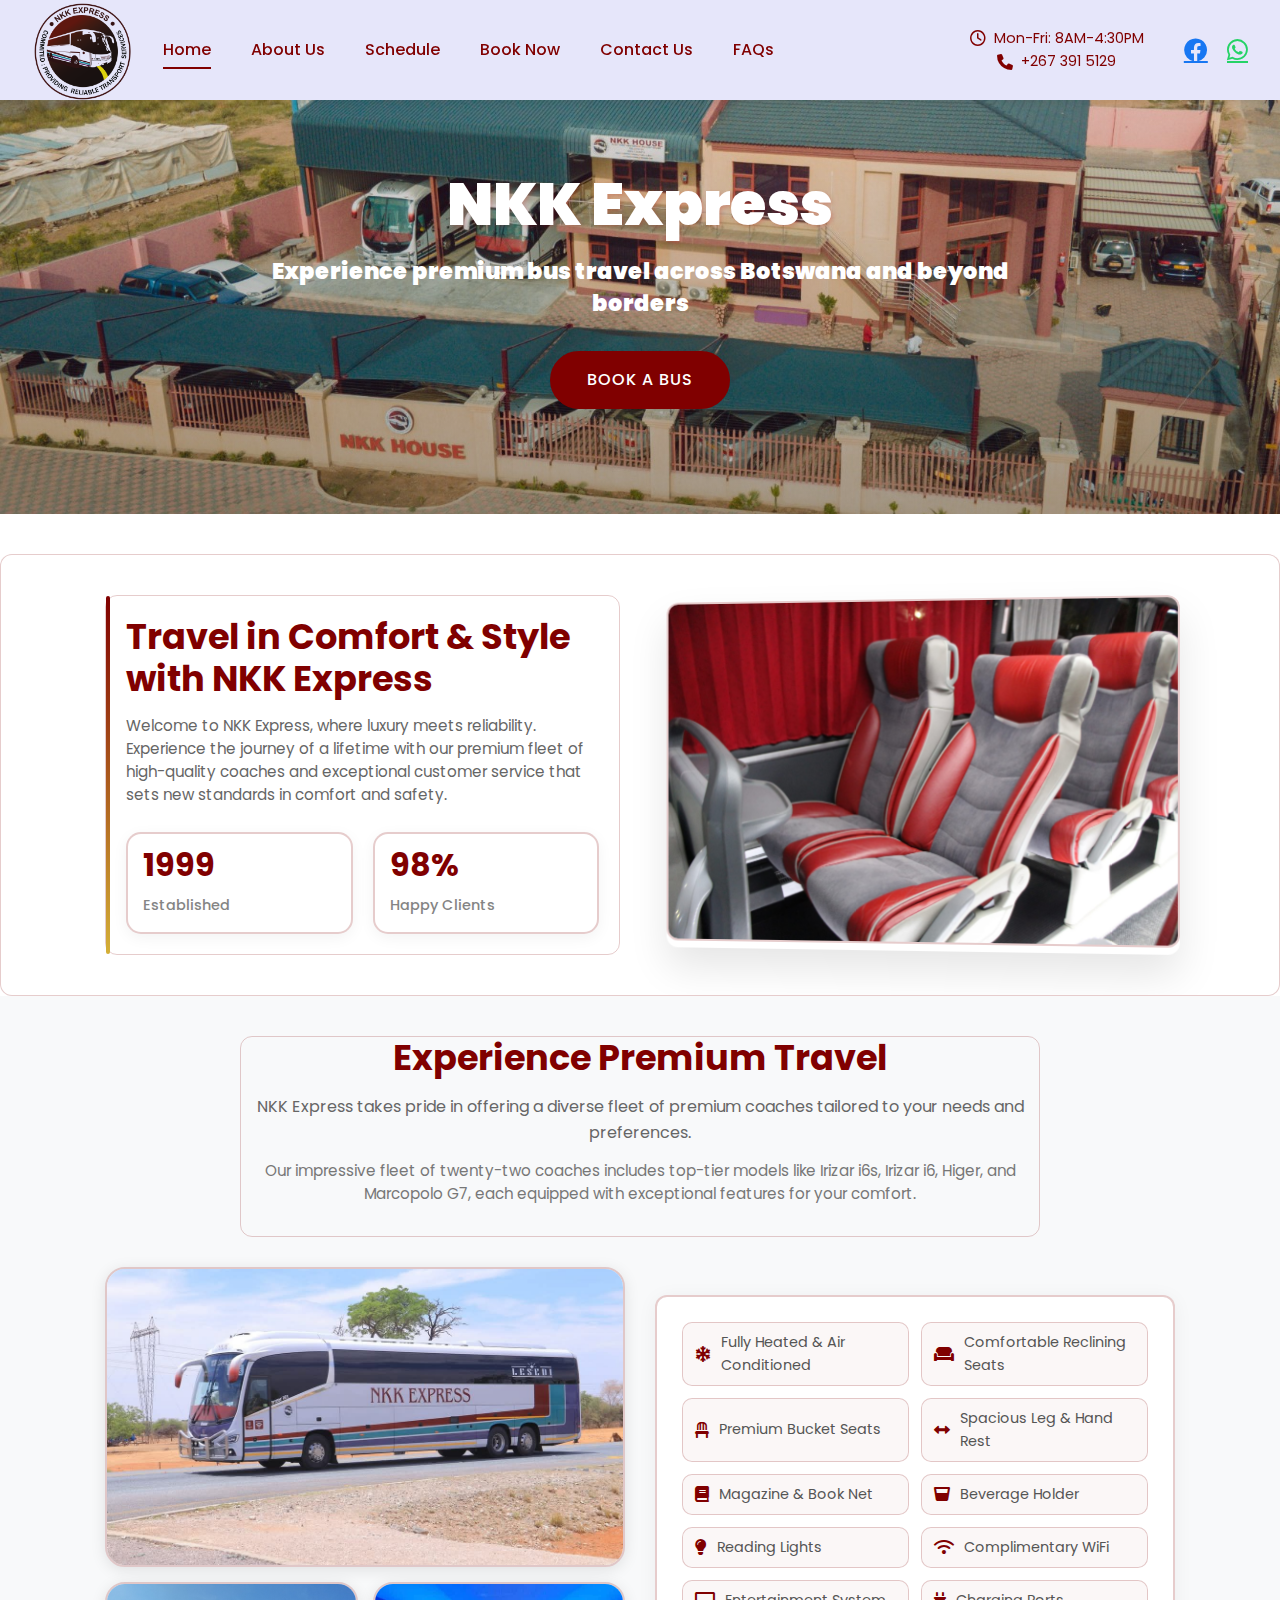
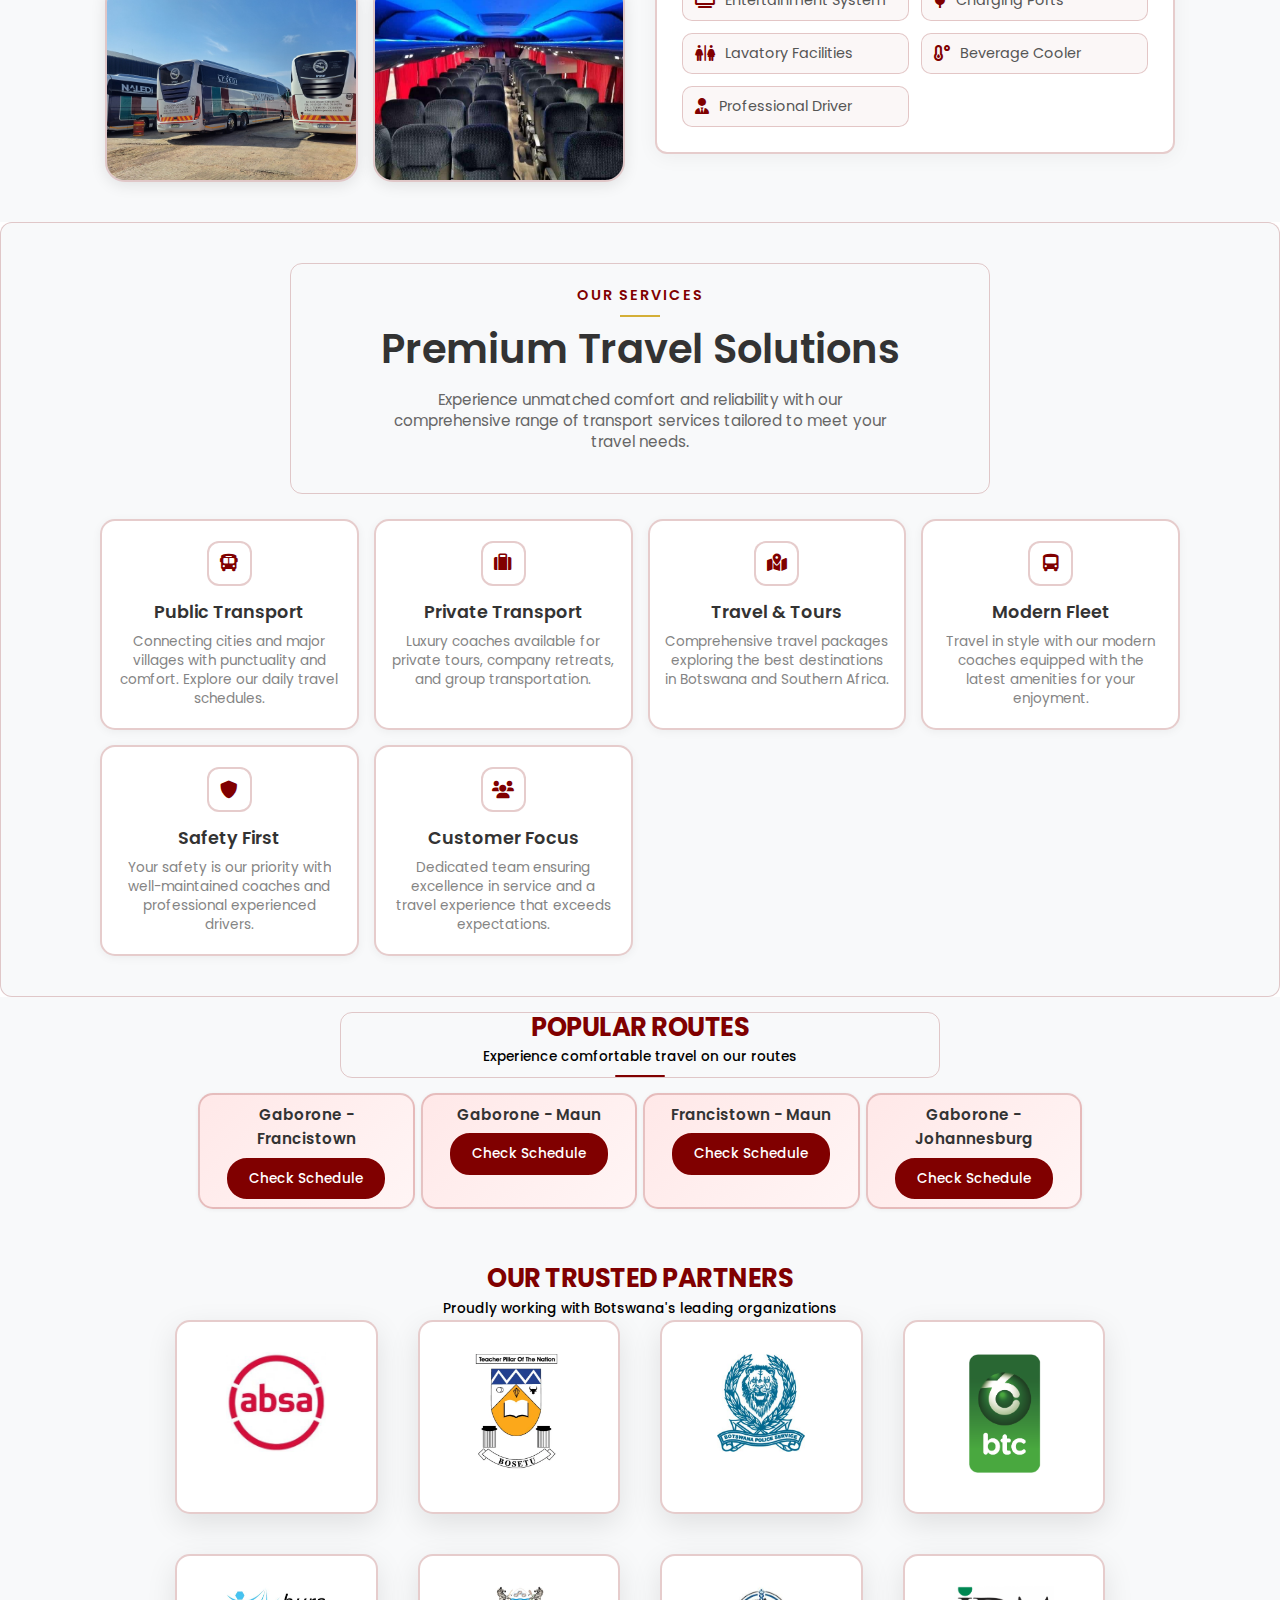
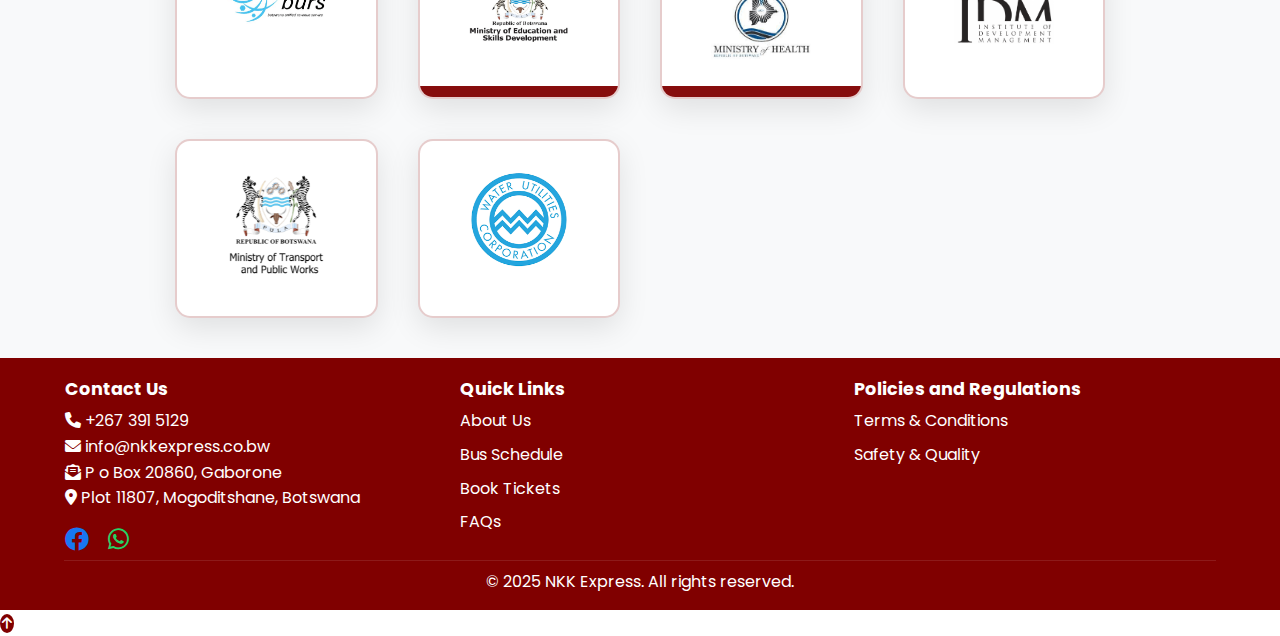
<file: index.html>
<!DOCTYPE html>
<html lang="en">
<head>
    <meta charset="UTF-8">
    <meta name="viewport" content="width=device-width, initial-scale=1.0">
    <title>NKK Express</title>
    <link rel="stylesheet" href="styles.css">
    <link rel="stylesheet" href="https://cdnjs.cloudflare.com/ajax/libs/font-awesome/6.0.0/css/all.min.css">
    <link href="https://fonts.googleapis.com/css2?family=Poppins:wght@300;400;500;600;700&display=swap" rel="stylesheet">
    <style>
        :root {
            --primary-color: #800000;
            --primary-light: rgba(128, 0, 0, 0.1);
            --primary-dark: #4a0000;
            --accent-color: #D4AF37;
            --text-color: #333;
            --light-bg: #f8f9fa;
            --border-radius: 12px;
            --transition: all 0.3s ease;
            --box-shadow: 0 10px 30px rgba(0, 0, 0, 0.1);
            --border-color: rgba(128, 0, 0, 0.2);
        }

        /* Hero Section Enhancements */
        .hero {
            height: 50vh;
            background: linear-gradient(rgba(128, 0, 0, 0.07), rgba(0, 0, 0, 0.3)), url('2024/05/home.jpg');
            background-size: cover;
            background-position: center;
            display: flex;
            align-items: center;
            justify-content: center;
            text-align: center;
            color: white;
            position: relative;
            margin-bottom: 40px;
        }

        .hero::after {
            content: '';
            position: absolute;
            bottom: 0;
            left: 0;
            right: 0;
            height: 100px;
           
        }

        .hero-content {
            max-width: 800px;
            padding: 0 20px;
            animation: fadeInUp 0.8s ease;
            position: relative;
            z-index: 1;
        }

        .hero h1 {
            font-size: 3.7rem;
            margin-bottom: 1rem;
            font-weight: 1000;
            text-shadow: 2px 2px 4px rgba(189, 3, 3, 0.2);
            letter-spacing: -0.5px;
            line-height: 1.2;
        }

        .hero p {
            font-size: 1.4rem;
            margin-bottom: 2rem;
            line-height: 1.4;
            font-weight: 1000;
            opacity: 200;
            color:white;
        }

        .cta-button {
            display: inline-block;
            padding: 14px 35px;
            background: #800000;
            color: white;
            text-decoration: none;
            border-radius: 30px;
            font-weight: 500;
            font-size: 1rem;
            text-transform: uppercase;
            letter-spacing: 1px;
            transition: all 0.3s ease;
            border: 2px solid #800000;
        }

        .cta-button:hover {
            background: transparent;
            color: white;
            border-color: white;
        }

        @media (max-width: 768px) {
            .hero {
                height: 50vh;
            }

            .hero h1 {
                font-size: 2.4rem;
                margin-bottom: 0.8rem;
            }

            .hero p {
                font-size: 1rem;
                margin-bottom: 1.5rem;
            }

            .cta-button {
                padding: 12px 30px;
                font-size: 0.9rem;
            }
        }

        @media (max-width: 480px) {
            .hero {
                height: 45vh;
            }

            .hero h1 {
                font-size: 2rem;
            }

            .hero p {
                font-size: 0.9rem;
            }

            .cta-button {
                padding: 10px 25px;
                font-size: 0.85rem;
            }
        }

        /* Gateway Section Styling */
        .gateway-section {
            padding: 40px 0;
            background: white;
            position: relative;
            border-radius: 12px;
            border: 1px solid var(--border-color);
        }

        .gateway-grid {
            display: grid;
            grid-template-columns: 1fr 1fr;
            gap: 40px;
            align-items: center;
            max-width: 1100px;
            margin: 0 auto;
            padding: 0 15px;
        }

        .gateway-content {
            position: relative;
            padding-left: 20px;
            border-radius: 12px;
            border: 1px solid var(--border-color);
            padding: 20px;
        }

        .gateway-content::before {
            content: '';
            position: absolute;
            left: 0;
            top: 0;
            height: 100%;
            width: 4px;
            background: linear-gradient(to bottom, var(--primary-color), var(--accent-color));
            border-radius: 2px;
        }

        .gateway-content h1 {
            font-size: 2.2rem;
            color: var(--primary-color);
            margin-bottom: 15px;
            line-height: 1.2;
            font-weight: 700;
            position: relative;
        }

        .gateway-content p {
            font-size: 0.95rem;
            line-height: 1.5;
            color: #555;
            margin-bottom: 25px;
        }

        .stats-container {
            display: grid;
            grid-template-columns: repeat(2, 1fr);
            gap: 20px;
            margin-top: 20px;
        }

        .stat-item {
            background: white;
            padding: 15px;
            border-radius: 15px;
            box-shadow: 0 4px 15px rgba(0, 0, 0, 0.05);
            border: 2px solid var(--border-color);
            transition: all 0.3s ease;
        }

        .stat-item:hover {
            transform: translateY(-3px);
            box-shadow: 0 5px 20px rgba(128, 0, 0, 0.1);
            border-color: var(--primary-color);
        }

        .stat-number {
            font-size: 2rem;
            font-weight: 700;
            color: var(--primary-color);
            display: block;
            line-height: 1;
            margin-bottom: 5px;
        }

        .stat-label {
            font-size: 0.9rem;
            color: #666;
            display: block;
            font-weight: 500;
        }

        .gateway-image {
            position: relative;
            border-radius: 12px;
            overflow: hidden;
        }

        .gateway-image img {
            width: 100%;
            height: auto;
            border-radius: 12px;
            transition: transform 0.5s ease;
            border: 2px solid var(--border-color);
        }

        .gateway-image:hover img {
            transform: scale(1.03);
        }

        @media (max-width: 768px) {
            .gateway-grid {
                grid-template-columns: 1fr;
                gap: 30px;
            }

            .gateway-content h1 {
                font-size: 1.8rem;
            }

            .stats-container {
                gap: 15px;
            }

            .stat-number {
                font-size: 1.8rem;
            }
        }

        /* Services Section Styling */
        .services-section {
            padding: 40px 0;
            background: var(--light-bg);
            position: relative;
            border-radius: 12px;
            border: 1px solid var(--border-color);
        }

        .services-header {
            text-align: center;
            margin-bottom: 25px;
            max-width: 700px;
            margin-left: auto;
            margin-right: auto;
            border-radius: 12px;
            border: 1px solid var(--border-color);
            padding: 20px;
        }

        .services-subtitle {
            color: var(--primary-color);
            font-size: 0.9rem;
            font-weight: 600;
            text-transform: uppercase;
            letter-spacing: 2px;
            margin-bottom: 8px;
            display: block;
            position: relative;
        }

        .services-subtitle::after {
            content: '';
            display: block;
            width: 40px;
            height: 2px;
            background: var(--accent-color);
            margin: 8px auto 0;
        }

        .services-title {
            font-size: 2rem;
            color: var(--primary-color);
            margin-bottom: 12px;
            font-weight: 700;
            line-height: 1.1;
            position: relative;
            display: inline-block;
        }

        .services-description {
            font-size: 0.95rem;
            color: #666;
            line-height: 1.4;
            margin-bottom: 20px;
            max-width: 500px;
            margin-left: auto;
            margin-right: auto;
        }

        .services-grid {
            display: grid;
            grid-template-columns: repeat(auto-fit, minmax(220px, 1fr));
            gap: 15px;
            max-width: 1100px;
            margin: 0 auto;
            padding: 0 10px;
        }

        .service-card {
            background: white;
            padding: 20px 15px;
            border-radius: 15px;
            text-align: center;
            transition: all 0.3s ease;
            box-shadow: 0 2px 10px rgba(0, 0, 0, 0.05);
            position: relative;
            overflow: hidden;
            display: flex;
            flex-direction: column;
            align-items: center;
            height: 100%;
            border: 2px solid var(--border-color);
        }

        .service-card::before {
            content: '';
            position: absolute;
            top: 0;
            left: 0;
            right: 0;
            height: 3px;
            background: var(--primary-color);
            transform: scaleX(0);
            transition: transform 0.4s ease;
            transform-origin: left;
        }

        .service-card:hover {
            transform: translateY(-5px);
            box-shadow: 0 8px 25px rgba(74, 0, 0, 0.15);
        }

        .service-card:hover::before {
            transform: scaleX(1);
        }

        .service-icon {
            width: 45px;
            height: 45px;
            background: white;
            border-radius: 12px;
            display: flex;
            align-items: center;
            justify-content: center;
            margin: 0 auto 12px;
            transition: all 0.3s ease;
            border: 2px solid var(--border-color);
        }

        .service-card:hover .service-icon {
            background: var(--primary-color);
            border-color: #800000;
        }

        .service-icon i {
            font-size: 1.1rem;
            color: var(--primary-color);
            transition: all 0.3s ease;
        }

        .service-card:hover .service-icon i {
            color: white;
        }

        .service-card h3 {
            width: 100%;
            text-align: center;
            font-size: 1.1rem;
            color: var(--text-color);
            margin-bottom: 6px;
            font-weight: 600;
        }

        .service-card p {
            width: 100%;
            text-align: center;
            font-size: 0.85rem;
            color: #666;
            line-height: 1.4;
            margin-bottom: 0;
            flex-grow: 1;
        }

        @media (max-width: 768px) {
            .services-title {
                font-size: 1.8rem;
            }

            .services-grid {
                grid-template-columns: repeat(auto-fit, minmax(200px, 1fr));
                padding: 0 8px;
            }

            .service-card {
                padding: 15px 12px;
            }
        }

        /* Features Section Enhancements */
        .features {
            padding: 40px 0;
            background: var(--light-bg);
            position: relative;
        }

        .features-grid {
            display: grid;
            grid-template-columns: repeat(auto-fit, minmax(280px, 1fr));
            gap: 40px;
            max-width: 1200px;
            margin: 0 auto;
            padding: 0 20px;
        }

        .feature-card {
            background: white;
            padding: 30px;
            border-radius: var(--border-radius);
            text-align: center;
            transition: all 0.4s ease;
            box-shadow: var(--box-shadow);
        }

        .feature-card:hover {
            transform: translateY(-10px);
            box-shadow: 0 15px 30px rgba(0, 0, 0, 0.1);
        }

        .feature-card i {
            font-size: 2rem;
            color: var(--primary-color);
            margin-bottom: 15px;
        }

        .feature-card h3 {
            font-size: 1.4rem;
            color: var(--text-color);
            margin-bottom: 10px;
            font-weight: 600;
        }

        .feature-card p {
            font-size: 1rem;
            color: #666;
            line-height: 1.6;
        }

        /* Popular Routes Section Styling */
        .popular-routes {
            padding: 15px 0;
            background: var(--light-bg);
        }

        .routes-header {
            text-align: center;
            margin-bottom: 15px;
            max-width: 600px;
            margin: 0 auto 15px;
            padding: 0 10px;
            position: relative;
            border-radius: 12px;
            border: 1px solid var(--border-color);
        }

        .routes-header::after {
            content: '';
            display: block;
            width: 50px;
            height: 2px;
            background: var(--primary-color);
            margin: 8px auto 0;
            border-radius: 1px;
        }

        .routes-title {
            font-size: 1.6rem;
            color: #a85858;
            margin: 0;
            font-weight: 700;
            letter-spacing: -0.5px;
            line-height: 1.1;
            text-transform: uppercase;
            text-align: center;
            display: block;
            width: 100%;
            margin: 0 auto;
            padding: 0 15px;
        }

        .routes-description {
            font-size: 0.85rem;
            color: #000;
            line-height: 1.3;
            font-weight: 500;
            text-align: center;
            display: block;
            width: 100%;
            margin: 6px auto 0;
            padding: 0 15px;
        }

        .routes-grid {
            display: grid;
            grid-template-columns: repeat(auto-fit, minmax(180px, 1fr));
            gap: 6px;
            max-width: 900px;
            margin: 0 auto;
            padding: 0 8px;
        }

        .route-card {
            padding: 8px;
            border-radius: 15px;
            text-align: center;
            transition: all 0.3s ease;
            box-shadow: 0 1px 4px rgba(0, 0, 0, 0.05);
            background: linear-gradient(135deg, #ffe8e8, #fff5f5);
            border: 2px solid var(--border-color);
        }

        .route-card:hover {
            transform: translateY(-2px);
            box-shadow: 0 2px 8px rgba(74, 0, 0, 0.12);
            background: linear-gradient(135deg, #ffe0e0, #fff2f2);
        }

        .route-card h3 {
            font-size: 0.95rem;
            color: #333;
            margin-bottom: 6px;
            font-weight: 600;
        }

        .route-button {
            display: inline-block;
            padding: 8px 20px;
            background: #800000;
            color: white;
            text-decoration: none;
            border-radius: 20px;
            font-size: 0.85rem;
            font-weight: 500;
            transition: all 0.3s ease;
            border: 2px solid #800000;
        }

        .route-button:hover {
            background: #4a0000;
            transform: translateY(-2px);
            box-shadow: 0 4px 12px rgba(74, 0, 0, 0.2);
        }

        @media (max-width: 768px) {
            .routes-title {
                font-size: 1.4rem;
            }

            .routes-grid {
                gap: 5px;
                padding: 0 6px;
            }

            .route-card {
                padding: 6px;
            }

            .route-button {
                padding: 4px 12px;
                font-size: 0.8rem;
            }
        }

        /* Choose Bus Section Enhancements */
        .choose-bus {
            padding: 40px 0;
            background: white;
            position: relative;
        }

        .fleet-grid {
            display: grid;
            grid-template-columns: 1fr 1fr;
            gap: 60px;
            align-items: center;
            margin-bottom: 100px;
            position: relative;
        }

        .fleet-image {
            position: relative;
        }

        .fleet-image::after {
            content: '';
            position: absolute;
            top: 20px;
            left: 20px;
            right: -20px;
            bottom: -20px;
            background: var(--primary-light);
            border-radius: var(--border-radius);
            z-index: -1;
        }

        .fleet-image img {
            width: 100%;
            border-radius: 15px;
            box-shadow: var(--box-shadow);
            transition: all 0.5s ease;
            border: 2px solid var(--border-color);
        }

        .fleet-image:hover img {
            transform: translate(-10px, -10px);
        }

        .features-list {
            background: white;
            padding: 25px;
            border-radius: 12px;
            box-shadow: 0 3px 20px rgba(0, 0, 0, 0.05);
            border: 2px solid var(--border-color);
        }

        .features-list.premium {
            position: relative;
        }

        .features-list.premium::before {
            display: none;
        }

        .features-list ul {
            list-style: none;
            padding: 0;
            margin: 0;
            display: grid;
            grid-template-columns: repeat(auto-fit, minmax(200px, 1fr));
            gap: 12px;
        }

        .features-list li {
            display: flex;
            align-items: center;
            gap: 10px;
            font-size: 0.9rem;
            color: #555;
            padding: 8px 12px;
            background: rgba(128, 0, 0, 0.03);
            border-radius: 10px;
            transition: all 0.3s ease;
            border: 1px solid var(--border-color);
        }

        .features-list li:hover {
            background: rgba(128, 0, 0, 0.06);
            transform: translateX(5px);
        }

        .features-list i {
            color: var(--primary-color);
            font-size: 1rem;
        }

        /* Partners Section Enhancements */
        .partners-section {
            padding: 40px 0;
            background: var(--light-bg);
            position: relative;
        }

        .partners-grid {
            display: grid;
            grid-template-columns: repeat(auto-fit, minmax(180px, 1fr));
            gap: 40px;
            max-width: 1200px;
            margin: 0 auto;
            padding: 0 20px;
        }

        .partner-card {
            background: white;
            padding: 30px;
            border-radius: 15px;
            text-align: center;
            transition: all 0.4s ease;
            position: relative;
            overflow: hidden;
            box-shadow: var(--box-shadow);
            border: 2px solid var(--border-color);
        }

        .partner-card:hover {
            transform: translateY(-10px);
            box-shadow: 0 15px 35px rgba(0, 0, 0, 0.15);
        }

        .partner-logo {
            max-width: 100px;
            height: auto;
            transition: all 0.4s ease;
        }

        .partner-card:hover .partner-logo {
            transform: scale(1.1);
        }

        .partner-overlay {
            position: absolute;
            bottom: -100%;
            left: 0;
            right: 0;
            background: rgba(128, 0, 0, 0.95);
            color: white;
            padding: 20px;
            transition: all 0.4s ease;
            border-radius: 0 0 15px 15px;
        }

        .partner-card:hover .partner-overlay {
            bottom: 0;
        }

        .partner-overlay h3 {
            font-size: 1.2rem;
            margin-bottom: 5px;
            font-weight: 600;
        }

        .partner-overlay p {
            font-size: 0.9rem;
            opacity: 0.9;
        }

        /* Responsive Design Enhancements */
        @media (max-width: 1024px) {
            .hero h1 {
                font-size: 3.5rem;
            }

            .gateway-content h1,
            .section-header h2 {
                font-size: 2.5rem;
            }

            .services-grid {
                grid-template-columns: repeat(auto-fit, minmax(280px, 1fr));
            }
        }

        @media (max-width: 768px) {
            .hero h1 {
                font-size: 2.8rem;
            }

            .hero p {
                font-size: 1.2rem;
            }

            .gateway-grid,
            .fleet-grid,
            .fleet-grid.reverse {
                grid-template-columns: 1fr;
                gap: 40px;
            }

            .stats-container {
                flex-direction: column;
                gap: 30px;
            }

            .service-card {
                padding: 40px 25px;
            }

            .partners-grid {
                grid-template-columns: repeat(auto-fit, minmax(150px, 1fr));
            }
        }

        /* Animations */
        @keyframes fadeInUp {
            from {
                opacity: 0;
                transform: translateY(30px);
            }
            to {
                opacity: 1;
                transform: translateY(0);
            }
        }

        @keyframes slideIn {
            from {
                opacity: 0;
                transform: translateX(-30px);
            }
            to {
                opacity: 1;
                transform: translateX(0);
            }
        }

        /* Fleet Section Styling */
        .fleet-section {
            padding: 40px 0;
            background: var(--light-bg);
        }

        .fleet-header {
            text-align: center;
            margin-bottom: 30px;
            max-width: 800px;
            margin-left: auto;
            margin-right: auto;
            padding: 0 15px;
            border-radius: 12px;
            border: 1px solid var(--border-color);
        }

        .fleet-title {
            font-size: 2.2rem;
            color: var(--primary-color);
            margin-bottom: 15px;
            font-weight: 700;
            line-height: 1.2;
        }

        .fleet-intro {
            font-size: 1rem;
            color: #666;
            line-height: 1.6;
            margin-bottom: 15px;
        }

        .fleet-description {
            font-size: 0.95rem;
            color: #777;
            line-height: 1.5;
            margin-bottom: 30px;
        }

        .fleet-grid {
            display: grid;
            grid-template-columns: 1fr 1fr;
            gap: 30px;
            max-width: 1100px;
            margin: 0 auto;
            padding: 0 15px;
        }

        .fleet-image {
            display: grid;
            grid-template-columns: repeat(2, 1fr);
            gap: 15px;
            height: fit-content;
        }

        .fleet-image img {
            width: 100%;
            height: 200px;
            object-fit: cover;
            border-radius: 20px;
            box-shadow: 0 3px 15px rgba(0, 0, 0, 0.1);
            transition: all 0.3s ease;
            border: 2px solid var(--border-color);
        }

        .fleet-image img:hover {
            transform: translateY(-5px);
            box-shadow: 0 8px 25px rgba(128, 0, 0, 0.15);
        }

        .fleet-image img:first-child {
            grid-column: span 2;
            height: 300px;
        }

        .features-list {
            background: white;
            padding: 25px;
            border-radius: 12px;
            box-shadow: 0 3px 20px rgba(0, 0, 0, 0.05);
            border: 2px solid var(--border-color);
        }

        .features-list.premium {
            position: relative;
        }

        .features-list.premium::before {
            display: none;
        }

        .features-list ul {
            list-style: none;
            padding: 0;
            margin: 0;
            display: grid;
            grid-template-columns: repeat(auto-fit, minmax(200px, 1fr));
            gap: 12px;
        }

        .features-list li {
            display: flex;
            align-items: center;
            gap: 10px;
            font-size: 0.9rem;
            color: #555;
            padding: 8px 12px;
            background: rgba(128, 0, 0, 0.03);
            border-radius: 10px;
            transition: all 0.3s ease;
            border: 1px solid var(--border-color);
        }

        .features-list li:hover {
            background: rgba(128, 0, 0, 0.06);
            transform: translateX(5px);
        }

        .features-list i {
            color: var(--primary-color);
            font-size: 1rem;
        }

        @media (max-width: 768px) {
            .fleet-grid {
                grid-template-columns: 1fr;
            }

            .fleet-title {
                font-size: 1.8rem;
            }

            .fleet-image {
                grid-template-columns: 1fr;
            }

            .fleet-image img:first-child {
                grid-column: span 1;
                height: 200px;
            }

            .features-list ul {
                grid-template-columns: 1fr;
            }
        }

        .section-container {
            text-align: center;
            max-width: 1000px;
            margin: 0 auto;
            padding: 0 15px;
        }

        /* Update navigation elements */
        .nav-links a {
            border-radius: 8px;
        }

        .nav-contact .contact-info span {
            border-radius: 20px;
        }

        /* Footer updates */
        .footer-section {
            border-radius: 12px;
            border: 1px solid var(--border-color);
        }

        .social-links a {
            border-radius: 50%;
            background: #800000;
            color: white;
        }

        .social-links a:hover {
            background: #4a0000;
        }

        /* Scroll to top button */
        .scroll-to-top {
            border-radius: 50%;
            background: #800000;
            color: white;
            border: 2px solid #800000;
        }

        .scroll-to-top:hover {
            background: #4a0000;
            border-color: #4a0000;
        }
    </style>
</head>
<body>
    <header class="header">
        <nav class="navbar">
            <div class="logo">
                <a href="index.html">
                    <img src="2024/03/NKK-LOGO-2024-1-1536x1506.png" alt="NKK Express Logo">
                </a>
            </div>
            <div class="nav-toggle" id="navToggle">
                <span class="bar"></span>
                <span class="bar"></span>
                <span class="bar"></span>
            </div>
            <ul class="nav-links">
                <li><a href="index.html" class="active">Home</a></li>
                <li><a href="about.html">About Us</a></li>
                <li><a href="schedule.html">Schedule</a></li>
                <li><a href="book.html">Book Now</a></li>
                <li><a href="contact.html">Contact Us</a></li>
                <li><a href="faq.html">FAQs</a></li>
            </ul>
            <div class="nav-contact">
                <div class="contact-info">
                    <span><i class="far fa-clock"></i> Mon-Fri: 8AM-4:30PM</span>
                    <span><i class="fas fa-phone"></i> +267 391 5129</span>
                </div>
                <div class="nav-social">
                    <a href="https://www.facebook.com/nkkexpress?mibextid=LQQJ4d%20" target="_blank" title="Facebook"><i class="fab fa-facebook"></i></a>
                    <a href="https://api.whatsapp.com/send/?phone=27736155897&text&type=phone_number&app_absent=0" target="_blank" title="WhatsApp"><i class="fab fa-whatsapp"></i></a>
                </div>
            </div>
        </nav>
    </header>

    <main class="main-no-banner">
        <section class="hero">
            <div class="hero-content">
                <h1>NKK Express</h1>
                <p>Experience premium bus travel across Botswana and beyond borders</p>
                <a href="book.html" class="cta-button">Book a bus</a>
            </div>
        </section>

        <section class="gateway-section">
            <div class="container">
                <div class="gateway-grid">
                    <div class="gateway-content">
                        <h1>Travel in Comfort & Style with NKK Express</h1>
                        <p>Welcome to NKK Express, where luxury meets reliability. Experience the journey of a lifetime with our premium fleet of high-quality coaches and exceptional customer service that sets new standards in comfort and safety.</p>
                        <div class="stats-container">
                            <div class="stat-item">
                                <span class="stat-number">1999</span>
                                <span class="stat-label">Established</span>
                            </div>
                            <div class="stat-item">
                                <span class="stat-number">98%</span>
                                <span class="stat-label">Happy Clients</span>
                            </div>
                        </div>
                    </div>
                    <div class="gateway-image">
                        <img src="2024/05/redSeats.jpg" alt="NKK Express Luxury Bus" class="feature-image">
                    </div>
                </div>
            </div>
        </section>

        

        

        <section class="fleet-section">
            <div class="container">
                <div class="fleet-header">
                    <h2 class="fleet-title">Experience Premium Travel</h2>
                    <p class="fleet-intro">NKK Express takes pride in offering a diverse fleet of premium coaches tailored to your needs and preferences.</p>
                    <p class="fleet-description">Our impressive fleet of twenty-two coaches includes top-tier models like Irizar i6s, Irizar i6, Higer, and Marcopolo G7, each equipped with exceptional features for your comfort.</p>
                </div>
                
                <div class="fleet-grid">
                    <div class="fleet-image">
                        <img src="2024/05/Lesedi.jpg" alt="NKK Express Luxury Bus on Road" class="feature-image">
                        <img src="2024/05/lesediAndNaledi.jpg" alt="NKK Express Luxury Bus on Road" class="feature-image">
                        <img src="2024/05/seats.jpg" alt="NKK Express Luxury Bus on Road" class="feature-image">
                    </div>
                    <div class="features-list">
                        <ul>
                            <li><i class="fas fa-snowflake"></i> Fully Heated & Air Conditioned</li>
                            <li><i class="fas fa-couch"></i> Comfortable Reclining Seats</li>
                            <li><i class="fas fa-chair"></i> Premium Bucket Seats</li>
                            <li><i class="fas fa-arrows-alt-h"></i> Spacious Leg & Hand Rest</li>
                            <li><i class="fas fa-book"></i> Magazine & Book Net</li>
                            <li><i class="fas fa-glass-whiskey"></i> Beverage Holder</li>
                            <li><i class="fas fa-lightbulb"></i> Reading Lights</li>
                            <li><i class="fas fa-wifi"></i> Complimentary WiFi</li>
                            <li><i class="fas fa-tv"></i> Entertainment System</li>
                            <li><i class="fas fa-plug"></i> Charging Ports</li>
                            <li><i class="fas fa-restroom"></i> Lavatory Facilities</li>
                            <li><i class="fas fa-temperature-low"></i> Beverage Cooler</li>
                            <li><i class="fas fa-user-tie"></i> Professional Driver</li>
                        </ul>
                    </div>
                </div>
            </div>
        </section>

        <section class="services-section">
            <div class="container">
                <div class="services-header">
                    <span class="services-subtitle">Our Services</span>
                    <h2 class="fleet-title">Premium Travel Solutions</h2>
                    <p class="services-description">Experience unmatched comfort and reliability with our comprehensive range of transport services tailored to meet your travel needs.</p>
                </div>
                <div class="services-grid">
                    <div class="service-card">
                        <div class="service-icon">
                            <i class="fas fa-bus"></i>
                        </div>
                        <h3>Public Transport</h3>
                        <p>Connecting cities and major villages with punctuality and comfort. Explore our daily travel schedules.</p>
                    </div>

                    <div class="service-card">
                        <div class="service-icon">
                            <i class="fas fa-suitcase"></i>
                        </div>
                        <h3>Private Transport</h3>
                        <p>Luxury coaches available for private tours, company retreats, and group transportation.</p>
                    </div>

                    <div class="service-card">
                        <div class="service-icon">
                            <i class="fas fa-map-marked-alt"></i>
                        </div>
                        <h3>Travel & Tours</h3>
                        <p>Comprehensive travel packages exploring the best destinations in Botswana and Southern Africa.</p>
                    </div>

                    <div class="service-card">
                        <div class="service-icon">
                            <i class="fas fa-bus-alt"></i>
                        </div>
                        <h3>Modern Fleet</h3>
                        <p>Travel in style with our modern coaches equipped with the latest amenities for your enjoyment.</p>
                    </div>

                    <div class="service-card">
                        <div class="service-icon">
                            <i class="fas fa-shield-alt"></i>
                        </div>
                        <h3>Safety First</h3>
                        <p>Your safety is our priority with well-maintained coaches and professional experienced drivers.</p>
                    </div>

                    <div class="service-card">
                        <div class="service-icon">
                            <i class="fas fa-users"></i>
                        </div>
                        <h3>Customer Focus</h3>
                        <p>Dedicated team ensuring excellence in service and a travel experience that exceeds expectations.</p>
                    </div>
                </div>
            </div>
        </section>

        <section class="popular-routes">
            <div class="routes-header">
                <h2 class="routes-title" style="margin: 0 0 0 0; color: maroon;">Popular Routes</h2>
                <p class="routes-description" style="padding: 1px; color: rgb(0, 0, 0);">Experience comfortable travel on our routes</p>
            </div>
            <div class="routes-grid">
                <div class="route-card">
                    <h3>Gaborone - Francistown</h3>
                    <a href="schedule.html" class="route-button">Check Schedule</a>
                </div>
                <div class="route-card">
                    <h3>Gaborone - Maun</h3>
                    <a href="schedule.html" class="route-button">Check Schedule</a>
                </div>
                <div class="route-card">
                    <h3>Francistown - Maun</h3>
                    <a href="schedule.html" class="route-button">Check Schedule</a>
                </div>
                <div class="route-card">
                    <h3>Gaborone - Johannesburg</h3>
                    <a href="schedule.html" class="route-button">Check Schedule</a>
                </div>
            </div>
        </section>

        <section class="partners-section">
            <div class="section-container">
                <h2 class="routes-title" style="color: maroon;">Our Trusted Partners</h2>
                <p class="routes-description" style="padding: 2px; color: rgb(0, 0, 0);">Proudly working with Botswana's leading organizations</p>
                
                <div class="partners-grid">
                    <div class="partner-card">
                        <div class="partner-image">
                            <img src="2024/03/ABSA1.png" alt="ABSA" class="partner-logo">
                        </div>
                        <div class="partner-overlay">
                            <h3>ABSA Bank</h3>
                            <p>Financial Services Partner</p>
                        </div>
                    </div>
                    <div class="partner-card">
                        <div class="partner-image">
                            <img src="2024/03/BOSETU.png" alt="BOSETU" class="partner-logo">
                        </div>
                        <div class="partner-overlay">
                            <h3>BOSETU</h3>
                            <p>Education Sector Partner</p>
                        </div>
                    </div>
                    <div class="partner-card">
                        <div class="partner-image">
                            <img src="2024/03/BPS.png" alt="BPS" class="partner-logo">
                        </div>
                        <div class="partner-overlay">
                            <h3>BPS</h3>
                            <p>Botswana Police Service</p>
                        </div>
                    </div>
                    <div class="partner-card">
                        <div class="partner-image">
                            <img src="2024/03/btc-logo.png" alt="BTC" class="partner-logo">
                        </div>
                        <div class="partner-overlay">
                            <h3>BTC</h3>
                            <p>Telecommunications Partner</p>
                        </div>
                    </div>
                    <div class="partner-card">
                        <div class="partner-image">
                            <img src="2024/03/BURS1.png" alt="BURS" class="partner-logo">
                        </div>
                        <div class="partner-overlay">
                            <h3>BURS</h3>
                            <p>Revenue Service Partner</p>
                        </div>
                    </div>
                    <div class="partner-card">
                        <div class="partner-image">
                            <img src="2024/03/Education-Ministry-2.png" alt="Ministry of Education" class="partner-logo">
                        </div>
                        <div class="partner-overlay">
                            <h3>Ministry of Education</h3>
                            <p>Education Sector Partner</p>
                        </div>
                    </div>
                    <div class="partner-card">
                        <div class="partner-image">
                            <img src="2024/03/Health-Ministry-2.png" alt="Ministry of Health" class="partner-logo">
                        </div>
                        <div class="partner-overlay">
                            <h3>Ministry of Health</h3>
                            <p>Healthcare Sector Partner</p>
                        </div>
                    </div>
                    <div class="partner-card">
                        <div class="partner-image">
                            <img src="2024/03/IDM.png" alt="IDM" class="partner-logo">
                        </div>
                        <div class="partner-overlay">
                            <h3>IDM</h3>
                            <p>Educational Institution Partner</p>
                        </div>
                    </div>
                    <div class="partner-card">
                        <div class="partner-image">
                            <img src="2024/03/Transport-Ministry-2.png" alt="Ministry of Transport" class="partner-logo">
                        </div>
                        <div class="partner-overlay">
                            <h3>Ministry of Transport</h3>
                            <p>Transportation Sector Partner</p>
                        </div>
                    </div>
                    <div class="partner-card">
                        <div class="partner-image">
                            <img src="2024/03/WUC-1.png" alt="WUC" class="partner-logo">
                        </div>
                        <div class="partner-overlay">
                            <h3>WUC</h3>
                            <p>Utilities Partner</p>
                        </div>
                    </div>
                </div>
            </div>
        </section>

        
    </main>

    <footer class="footer">
        <div class="footer-content">
            <div class="footer-section">
                <h3>Contact Us</h3>
                <p><i class="fas fa-phone"></i> +267 391 5129</p>
                <p><i class="fas fa-envelope"></i> info@nkkexpress.co.bw</p>
                <p><i class="fas fa-envelope-open-text"></i> P o Box 20860, Gaborone </p>
                <p><i class="fas fa-map-marker-alt"></i> Plot 11807, Mogoditshane, Botswana</p>
                <div class="social-links">
                    <a href="https://www.facebook.com/nkkexpress?mibextid=LQQJ4d%20" target="_blank" title="Facebook"><i class="fab fa-facebook"></i></a>
                    <a href="https://api.whatsapp.com/send/?phone=27736155897&text&type=phone_number&app_absent=0" target="_blank" title="WhatsApp"><i class="fab fa-whatsapp"></i></a>
                </div>
            </div>
            <div class="footer-section">
                <h3>Quick Links</h3>
                <ul>
                    <li><a href="about.html">About Us</a></li>
                    <li><a href="schedule.html">Bus Schedule</a></li>
                    <li><a href="book.html">Book Tickets</a></li>
                    <li><a href="faq.html">FAQs</a></li>
                </ul>
            </div>
            <div class="footer-section">
                <h3>Policies and Regulations</h3>
                <ul>
                    <li><a href="Terms and Conditions of NKK Express Passenger Transport Website.pdf" target="_blank">Terms & Conditions</a></li>
                    <li><a href="Safety & Quality.pdf" target="_blank">Safety & Quality</a></li>
                </ul>
            </div>
        </div>
        <div class="footer-bottom">
            <p>&copy; 2025 NKK Express. All rights reserved.</p>
        </div>
    </footer>

    <button class="scroll-to-top" id="scrollToTop" aria-label="Scroll to top">
        <i class="fas fa-arrow-up"></i>
    </button>

    <script src="script.js"></script>
</body>
</html>
</file>
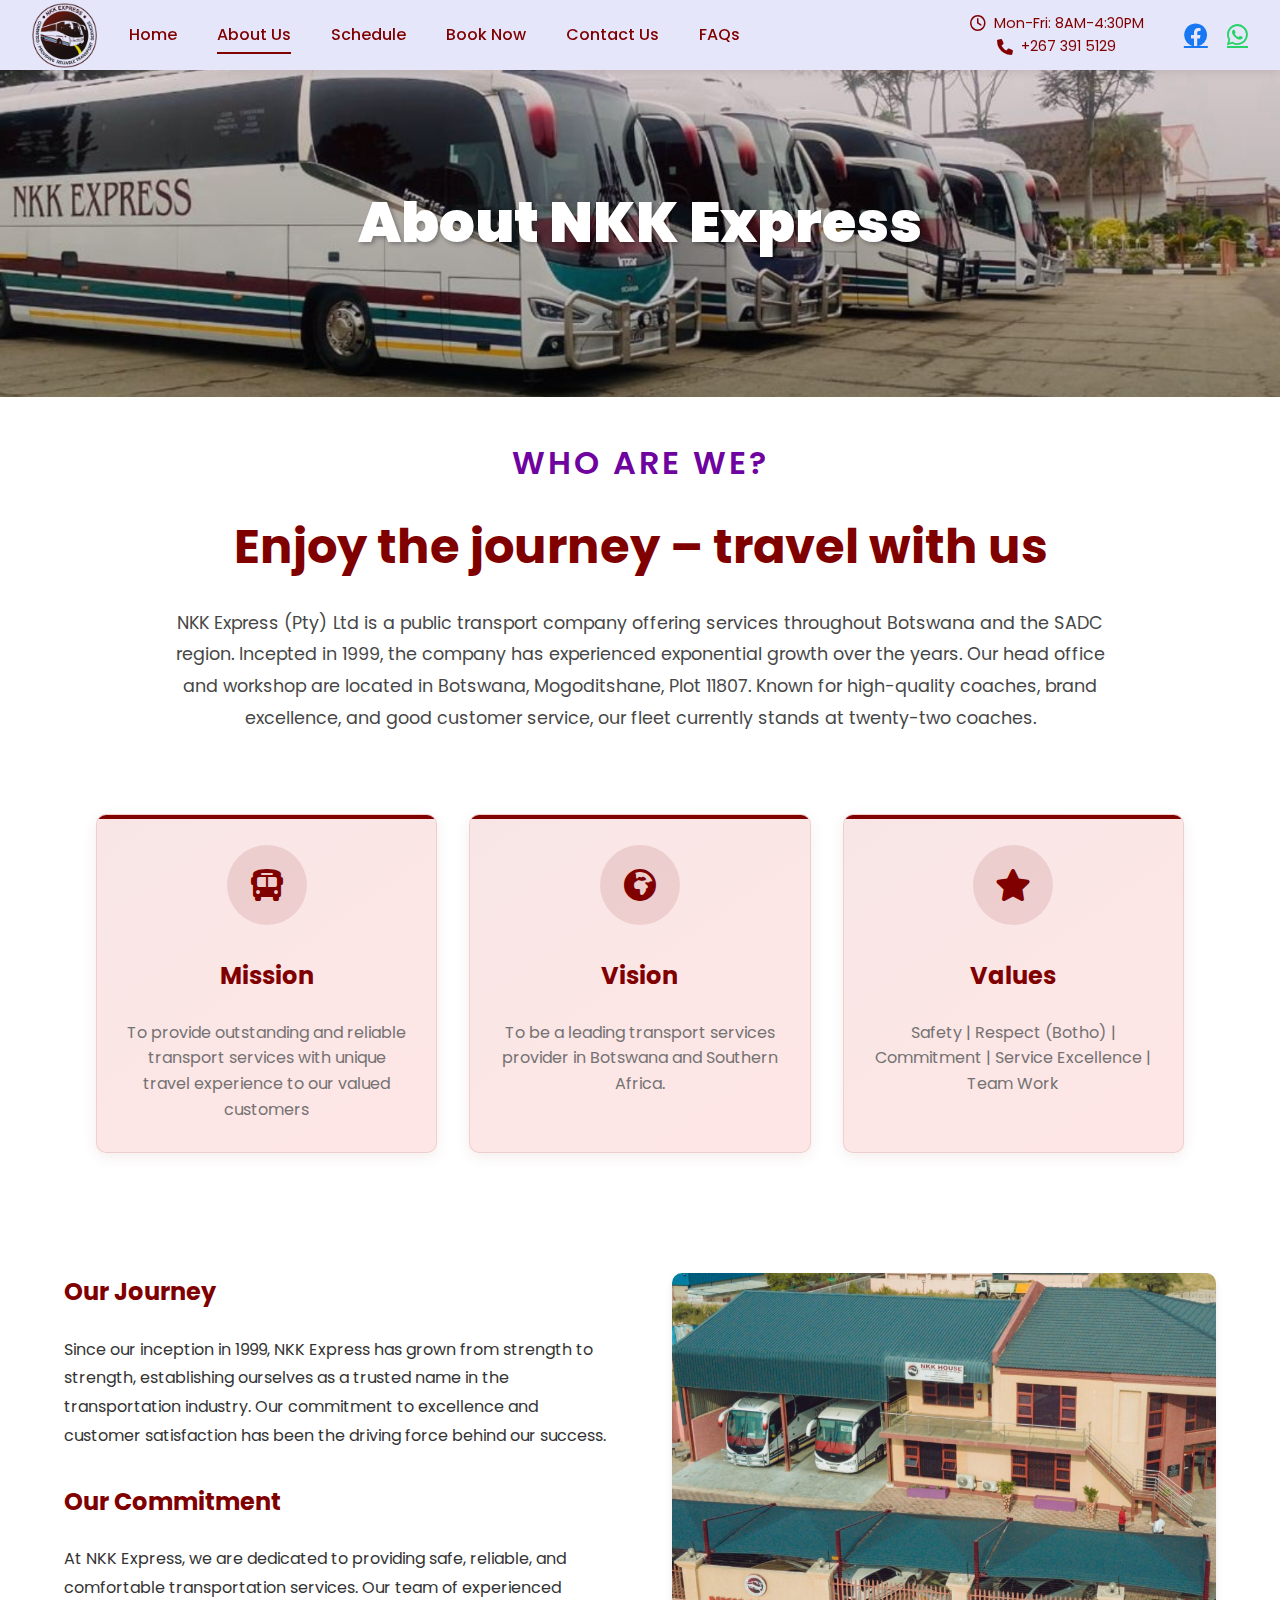
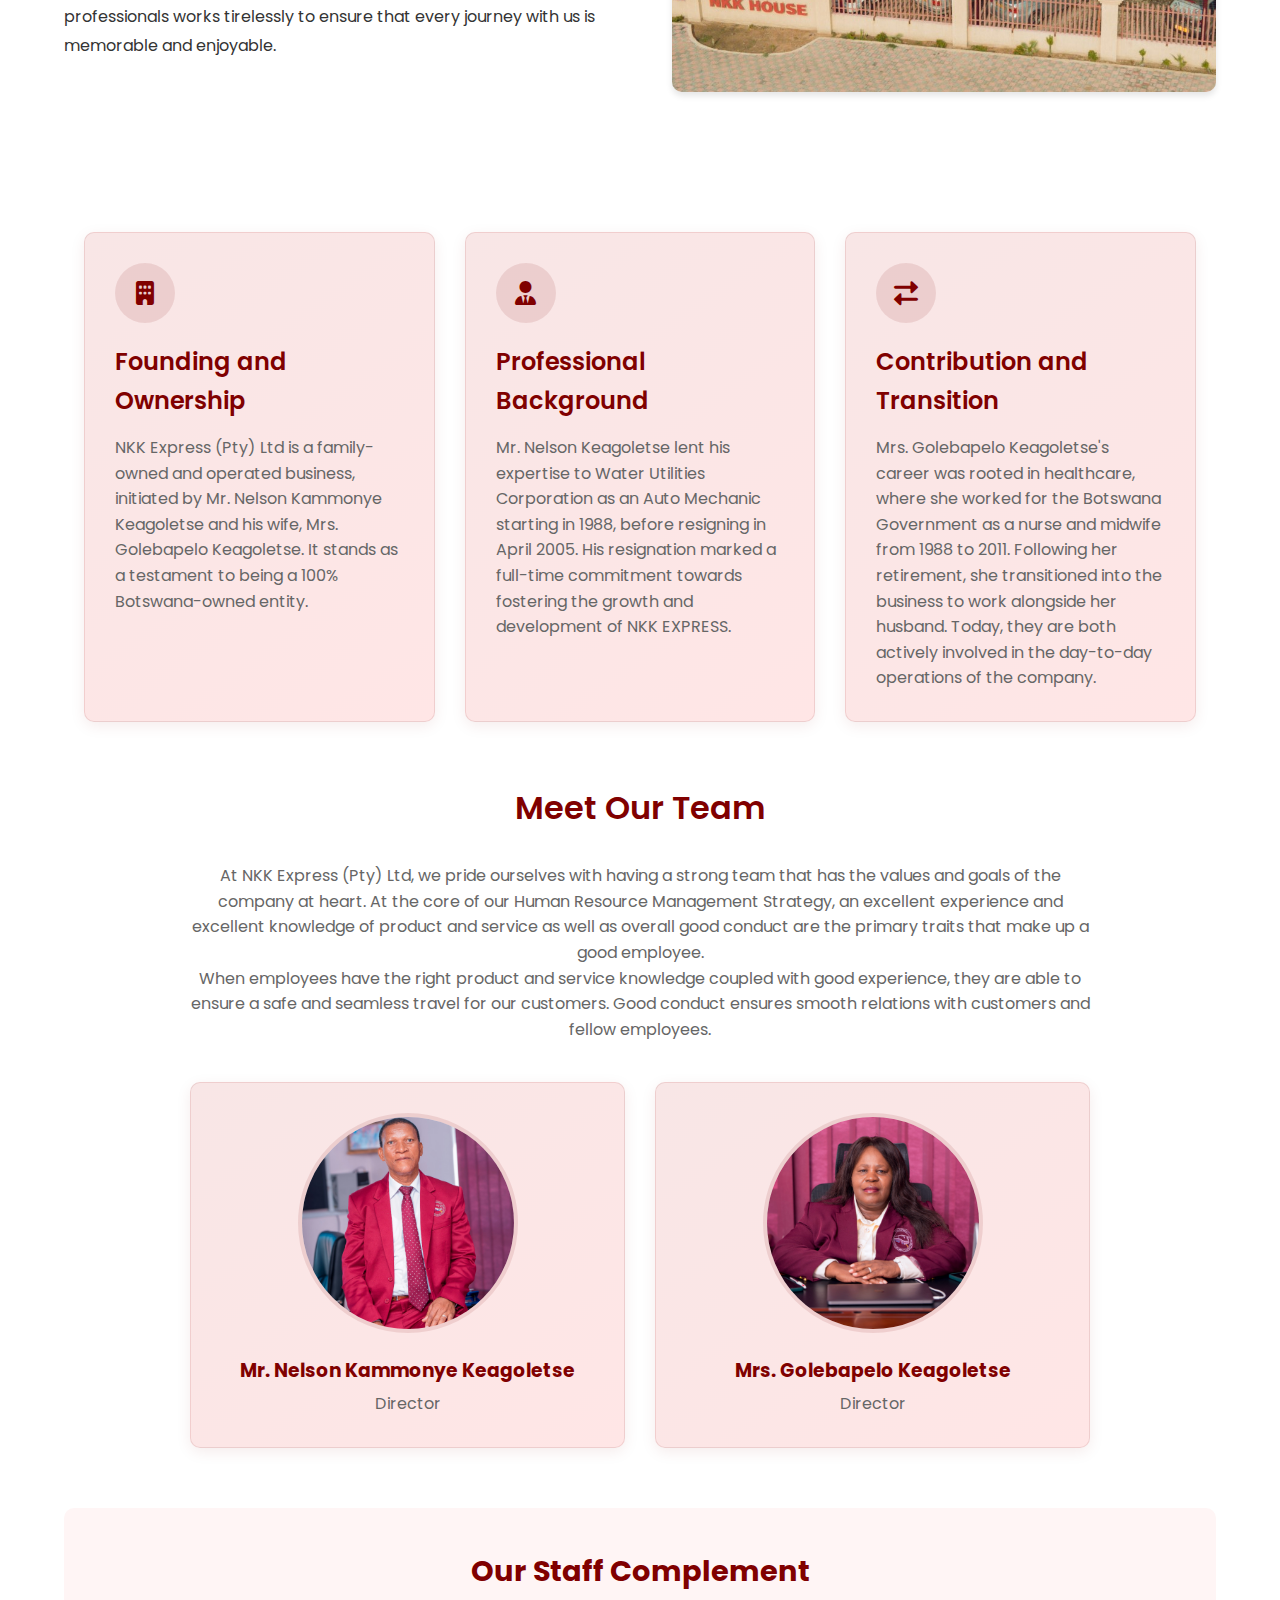
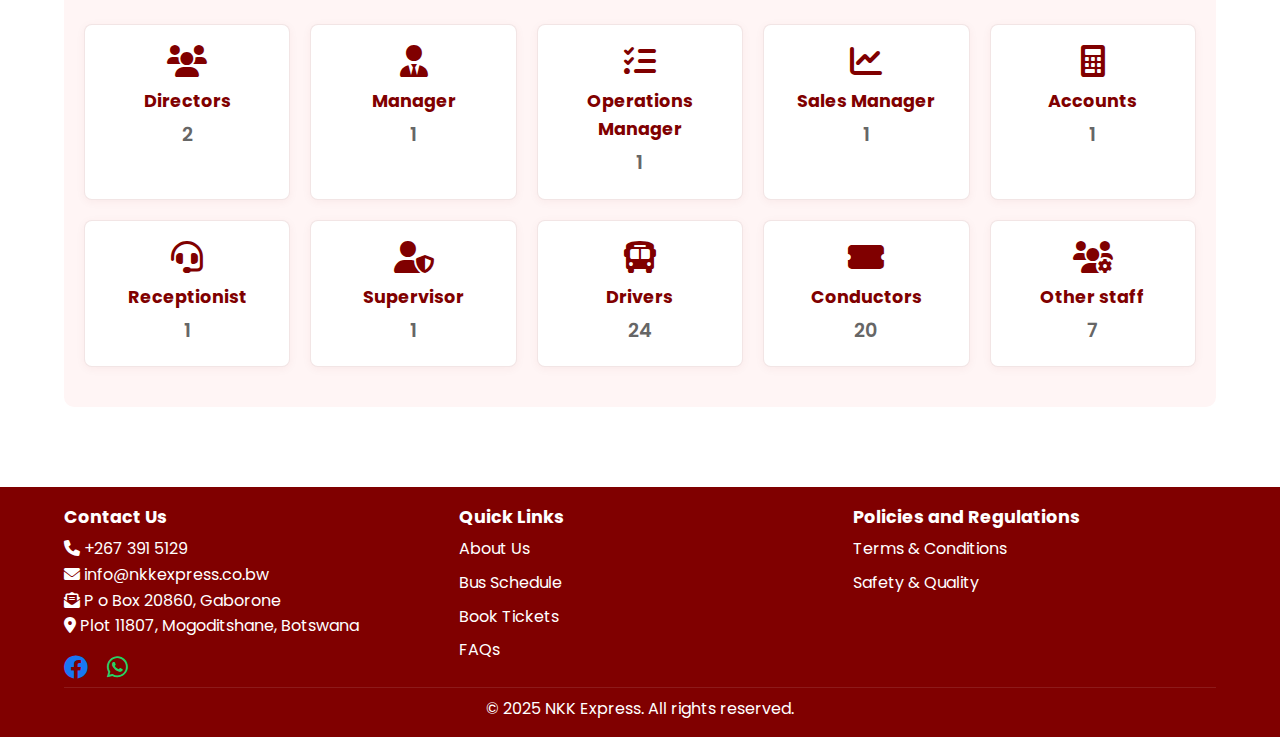
<file: about.html>
<!DOCTYPE html>
<html lang="en">
<head>
    <meta charset="UTF-8">
    <meta name="viewport" content="width=device-width, initial-scale=1.0">
    <title>About Us - NKK Express</title>
    <link rel="stylesheet" href="styles.css">
    <link rel="stylesheet" href="https://cdnjs.cloudflare.com/ajax/libs/font-awesome/6.0.0/css/all.min.css">
    <link href="https://fonts.googleapis.com/css2?family=Poppins:wght@300;400;500;600;700&display=swap" rel="stylesheet">
    <style>
        /* Common card styles */
        .ownership-card, .mvv-card, .achievement-card, .team-member {
            background: linear-gradient(145deg, #f8e6e6, #ffe6e6);
            color: #800000;
            padding: 30px;
            border-radius: 10px;
            box-shadow: 0 4px 15px rgba(128, 0, 0, 0.08);
            transition: all 0.3s ease;
            border: 1px solid rgba(128, 0, 0, 0.1);
        }

        .ownership-card:hover, .mvv-card:hover, .achievement-card:hover, .team-member:hover {
            transform: translateY(-5px);
            box-shadow: 0 8px 25px rgba(128, 0, 0, 0.15);
            background: linear-gradient(145deg, #fff0f0, #fff5f5);
        }

        /* Ownership section specific */
        .ownership-section {
            padding: 60px 0;
            background: #fff;
        }

        .ownership-grid {
            display: grid;
            grid-template-columns: repeat(auto-fit, minmax(300px, 1fr));
            gap: 30px;
            max-width: 1200px;
            margin: 0 auto;
            padding: 0 20px;
        }

        .ownership-icon {
            width: 60px;
            height: 60px;
            background: rgba(128, 0, 0, 0.1);
            border-radius: 50%;
            display: flex;
            align-items: center;
            justify-content: center;
            margin-bottom: 20px;
        }

        .ownership-icon i {
            font-size: 24px;
            color: #800000;
        }

        .ownership-card h3 {
            color: #800000;
            font-size: 1.5rem;
            margin-bottom: 15px;
            font-weight: 600;
        }

        .ownership-card p {
            color: #666;
            line-height: 1.6;
            margin-bottom: 0;
        }

        /* MVV section specific */
        .mvv-icon {
            background: rgba(128, 0, 0, 0.1);
            color: #800000;
        }

        .mvv-card h3 {
            color: #800000;
        }

        .mvv-card p {
            color: #666;
        }

        /* Achievements section specific */
        .achievement-card i {
            color: #800000;
            font-size: 2rem;
            margin-bottom: 15px;
        }

        .achievement-card h3 {
            color: #800000;
            font-size: 2rem;
            margin-bottom: 10px;
        }

        .achievement-card p {
            color: #666;
        }

        /* Team section specific */
        .team-member {
            text-align: center;
        }

        .team-member img {
            width: 220px;
            height: 220px;
            border-radius: 50%;
            border: 4px solid rgba(128, 0, 0, 0.1);
            margin-bottom: 15px;
        }

        .team-member h3 {
            color: #800000;
            margin-bottom: 5px;
        }

        .team-member p {
            color: #666;
        }

        /* Section headers */
        .about-intro h2, .achievements h2, .team-section h2 {
            color: #800000;
            margin-bottom: 30px;
            font-size: 2rem;
            font-weight: 600;
        }

        @media (max-width: 768px) {
            .ownership-grid, .mvv-grid, .achievements-grid, .team-grid {
                grid-template-columns: 1fr;
                gap: 20px;
            }
        }

        .team-intro {
            max-width: 900px;
            margin: 0 auto 40px;
            text-align: center;
            color: #666;
            line-height: 1.6;
        }

        .team-leadership {
            margin-bottom: 60px;
        }

        .team-grid {
            display: grid;
            grid-template-columns: repeat(auto-fit, minmax(300px, 1fr));
            gap: 30px;
            max-width: 900px;
            margin: 0 auto;
        }

        .staff-complement {
            background: #fff5f5;
            padding: 40px 20px;
            border-radius: 10px;
        }

        .staff-complement h3 {
            text-align: center;
            color: #800000;
            margin-bottom: 30px;
            font-size: 1.8rem;
        }

        .staff-grid {
            display: grid;
            grid-template-columns: repeat(auto-fit, minmax(200px, 1fr));
            gap: 20px;
            max-width: 1200px;
            margin: 0 auto;
        }

        .staff-card {
            background: white;
            padding: 20px;
            border-radius: 8px;
            text-align: center;
            box-shadow: 0 2px 10px rgba(128, 0, 0, 0.05);
            border: 1px solid rgba(128, 0, 0, 0.1);
            transition: all 0.3s ease;
        }

        .staff-card:hover {
            transform: translateY(-5px);
            box-shadow: 0 5px 15px rgba(128, 0, 0, 0.1);
        }

        .staff-card i {
            font-size: 2rem;
            color: #800000;
            margin-bottom: 10px;
        }

        .staff-card h4 {
            color: #800000;
            margin-bottom: 5px;
            font-size: 1.1rem;
        }

        .staff-card p {
            color: #666;
            font-size: 1.2rem;
            font-weight: 600;
        }

        @media (max-width: 768px) {
            .staff-grid {
                grid-template-columns: repeat(auto-fit, minmax(150px, 1fr));
                gap: 15px;
            }

            .staff-card {
                padding: 15px;
            }

            .staff-card i {
                font-size: 1.5rem;
            }

            .staff-card h4 {
                font-size: 1rem;
            }
        }

        .about-hero {
            height: 37vh;
            background: linear-gradient(rgba(128, 0, 0, 0.1), rgba(0, 0, 0, 0.3)), url('2024/05/allFront.jpg');
            background-size: cover;
            background-position: center;
            display: flex;
            align-items: center;
            justify-content: center;
            text-align: center;
            position: relative;
            margin-bottom: 40px;
        }

        .about-hero-content {
            max-width: 800px;
            padding: 30px;
        }

        .about-hero-content h1 {
            font-size: 3.5rem;
            margin-bottom: 1rem;
            color: white;
            font-weight: 1000;
            text-shadow: 2px 2px 4px rgba(0, 0, 0, 0.3);
        }

        .about-hero-content p {
            font-size: 1.2rem;
            color: white;
            line-height: 1.4;
            text-shadow: 1px 1px 2px rgba(0, 0, 0, 0.3);
        }

        @media (max-width: 768px) {
            .about-hero {
                height: 40vh;
            }

            .about-hero-content h1 {
                font-size: 2.5rem;
            }

            .about-hero-content p {
                font-size: 1rem;
            }
        }

        .header {
            background: #e6e6fa;
            box-shadow: 0 2px 10px rgba(0, 0, 0, 0.1);
            position: fixed;
            width: 100%;
            top: 0;
            left: 0;
            z-index: 1000;
            height: 70px;
            transition: all 0.4s cubic-bezier(0.4, 0, 0.2, 1);
        }

        .header.scrolled {
            height: 60px;
            background: rgba(230, 230, 250, 0.98);
            backdrop-filter: blur(8px);
        }

        .navbar {
            display: flex;
            justify-content: space-between;
            align-items: center;
            padding: 0 2rem;
            max-width: 1400px;
            margin: 0 auto;
            height: 100%;
            position: relative;
        }

        .logo {
            height: 70px;
            display: flex;
            align-items: center;
            padding: 3px 0;
        }

        .logo img {
            height: 65px;
            width: auto;
            padding: 0;
            mix-blend-mode: multiply;
            object-fit: contain;
        }

        .header.scrolled .logo img {
            height: 55px;
        }
    </style>
</head>
<body>
    <header class="header">
        <nav class="navbar">
            <div class="logo">
                <a href="index.html">
                    <img src="2024/03/NKK-LOGO-2024-1-1536x1506.png" alt="NKK Express Logo">
                </a>
            </div>
            <div class="nav-toggle" id="navToggle">
                <span class="bar"></span>
                <span class="bar"></span>
                <span class="bar"></span>
            </div>
            <ul class="nav-links">
                <li><a href="index.html">Home</a></li>
                <li><a href="about.html" class="active">About Us</a></li>
                <li><a href="schedule.html">Schedule</a></li>
                <li><a href="book.html">Book Now</a></li>
                <li><a href="contact.html">Contact Us</a></li>
                <li><a href="faq.html">FAQs</a></li>
            </ul>
            <div class="nav-contact">
                <div class="contact-info">
                    <span><i class="far fa-clock"></i> Mon-Fri: 8AM-4:30PM</span>
                    <span><i class="fas fa-phone"></i> +267 391 5129</span>
                </div>
                <div class="nav-social">
                    <a href="https://www.facebook.com/nkkexpress?mibextid=LQQJ4d%20" target="_blank" title="Facebook"><i class="fab fa-facebook"></i></a>
                    <a href="https://api.whatsapp.com/send/?phone=27736155897&text&type=phone_number&app_absent=0" target="_blank" title="WhatsApp"><i class="fab fa-whatsapp"></i></a>
                </div>
            </div>
        </nav>
    </header>

    <main class="main-no-banner">
        <section class="about-hero">
            <div class="about-hero-content">
                <h1>About NKK Express</h1>
            </div>
        </section>

        <section class="about-content" style="padding-top: 0px;">
            <div class="container">
                <div class="about-intro">
                    <h2 style="color: rgb(110, 3, 160);">WHO ARE WE?</h2>
                    <div class="intro-content">
                        <h1 style="color: maroon;">Enjoy the journey – travel with us</h1>
                        <p>NKK Express (Pty) Ltd is a public transport company offering services throughout Botswana and the SADC region. Incepted in 1999, the company has experienced exponential growth over the years. Our head office and workshop are located in Botswana, Mogoditshane, Plot 11807. Known for high-quality coaches, brand excellence, and good customer service, our fleet currently stands at twenty-two coaches.</p>
                    </div>
                </div>

               

                <div class="mvv-section">
                    <div class="mvv-grid">
                        <div class="mvv-card mission">
                            <div class="mvv-icon">
                                <i class="fas fa-bus"></i>
                            </div>
                            <h3>Mission</h3>
                            <p>To provide outstanding and reliable transport services with unique travel experience to our valued customers</p>
                        </div>

                        <div class="mvv-card vision">
                            <div class="mvv-icon">
                                <i class="fas fa-globe-africa"></i>
                            </div>
                            <h3>Vision</h3>
                            <p>To be a leading transport services provider in Botswana and Southern Africa.</p>
                        </div>

                        <div class="mvv-card values">
                            <div class="mvv-icon">
                                <i class="fas fa-star"></i>
                            </div>
                            <h3>Values</h3>
                            <p>Safety | Respect (Botho) | Commitment | Service Excellence | Team Work</p>
                        </div>
                    </div>
                </div>

                <div class="about-grid" style="margin-top: 120px;">
                    <div class="about-text">
                        <h2 style="color:maroon;">Our Journey</h2>
                        <p>Since our inception in 1999, NKK Express has grown from strength to strength, establishing ourselves as a trusted name in the transportation industry. Our commitment to excellence and customer satisfaction has been the driving force behind our success.</p>
                        
                        <h2 style="color:maroon;">Our Commitment</h2>
                        <p>At NKK Express, we are dedicated to providing safe, reliable, and comfortable transportation services. Our team of experienced professionals works tirelessly to ensure that every journey with us is memorable and enjoyable.</p>
                    </div>
                    <div class="about-image">
                        <img src="2024/05/home.jpg" alt="NKK Express Modern Fleet">
                    </div>
                </div>

                <section class="ownership-section">
                    <div class="ownership-grid">
                        <div class="ownership-card">
                            <div class="ownership-icon">
                                <i class="fas fa-building"></i>
                            </div>
                            <h3>Founding and Ownership</h3>
                            <p>NKK Express (Pty) Ltd is a family-owned and operated business, initiated by Mr. Nelson Kammonye Keagoletse and his wife, Mrs. Golebapelo Keagoletse. It stands as a testament to being a 100% Botswana-owned entity.</p>
                        </div>

                        <div class="ownership-card">
                            <div class="ownership-icon">
                                <i class="fas fa-user-tie"></i>
                            </div>
                            <h3>Professional Background</h3>
                            <p>Mr. Nelson Keagoletse lent his expertise to Water Utilities Corporation as an Auto Mechanic starting in 1988, before resigning in April 2005. His resignation marked a full-time commitment towards fostering the growth and development of NKK EXPRESS.</p>
                        </div>

                        <div class="ownership-card">
                            <div class="ownership-icon">
                                <i class="fas fa-exchange-alt"></i>
                            </div>
                            <h3>Contribution and Transition</h3>
                            <p>Mrs. Golebapelo Keagoletse's career was rooted in healthcare, where she worked for the Botswana Government as a nurse and midwife from 1988 to 2011. Following her retirement, she transitioned into the business to work alongside her husband. Today, they are both actively involved in the day-to-day operations of the company.</p>
                        </div>
                    </div>
                </section>

                

                <div class="team-section">
                    <h2>Meet Our Team</h2>
                    <div class="team-intro">
                        <p>At NKK Express (Pty) Ltd, we pride ourselves with having a strong team that has the values and goals of the company at heart. At the core of our Human Resource Management Strategy, an excellent experience and excellent knowledge of product and service as well as overall good conduct are the primary traits that make up a good employee.</p>
                        <p>When employees have the right product and service knowledge coupled with good experience, they are able to ensure a safe and seamless travel for our customers. Good conduct ensures smooth relations with customers and fellow employees.</p>
                    </div>

                    <div class="team-leadership">
                        <div class="team-grid">
                            <div class="team-member">
                                <img src="2024/05/CEO.jpg" alt="Mr. Nelson Kammonye Keagoletse">
                                <h3>Mr. Nelson Kammonye Keagoletse</h3>
                                <p>Director</p>
                            </div>
                            <div class="team-member">
                                <img src="2024/05/MD.jpg" alt="Mrs. Golebapelo Keagoletse">
                                <h3>Mrs. Golebapelo Keagoletse</h3>
                                <p>Director</p>
                            </div>
                        </div>
                    </div>

                    <div class="staff-complement">
                        <h3>Our Staff Complement</h3>
                        <div class="staff-grid">
                            <div class="staff-card">
                                <i class="fas fa-users"></i>
                                <h4>Directors</h4>
                                <p>2</p>
                            </div>
                            <div class="staff-card">
                                <i class="fas fa-user-tie"></i>
                                <h4>Manager</h4>
                                <p>1</p>
                            </div>
                            <div class="staff-card">
                                <i class="fas fa-tasks"></i>
                                <h4>Operations Manager</h4>
                                <p>1</p>
                            </div>
                            <div class="staff-card">
                                <i class="fas fa-chart-line"></i>
                                <h4>Sales Manager</h4>
                                <p>1</p>
                            </div>
                            <div class="staff-card">
                                <i class="fas fa-calculator"></i>
                                <h4>Accounts</h4>
                                <p>1</p>
                            </div>
                            <div class="staff-card">
                                <i class="fas fa-headset"></i>
                                <h4>Receptionist</h4>
                                <p>1</p>
                            </div>
                            <div class="staff-card">
                                <i class="fas fa-user-shield"></i>
                                <h4>Supervisor</h4>
                                <p>1</p>
                            </div>
                            <div class="staff-card">
                                <i class="fas fa-bus"></i>
                                <h4>Drivers</h4>
                                <p>24</p>
                            </div>
                            <div class="staff-card">
                                <i class="fas fa-ticket-alt"></i>
                                <h4>Conductors</h4>
                                <p>20</p>
                            </div>
                            <div class="staff-card">
                                <i class="fas fa-users-cog"></i>
                                <h4>Other staff</h4>
                                <p>7</p>
                            </div>
                        </div>
                    </div>
                </div>
            </div>
        </section>
    </main>

    <footer class="footer">
        <div class="footer-content">
            <div class="footer-section">
                <h3>Contact Us</h3>
                <p><i class="fas fa-phone"></i> +267 391 5129</p>
                <p><i class="fas fa-envelope"></i> info@nkkexpress.co.bw</p>
                <p><i class="fas fa-envelope-open-text"></i> P o Box 20860, Gaborone </p>
                <p><i class="fas fa-map-marker-alt"></i> Plot 11807, Mogoditshane, Botswana</p>
                <div class="social-links">
                    <a href="https://www.facebook.com/nkkexpress?mibextid=LQQJ4d%20" target="_blank" title="Facebook"><i class="fab fa-facebook"></i></a>
                    <a href="https://api.whatsapp.com/send/?phone=27736155897&text&type=phone_number&app_absent=0" target="_blank" title="WhatsApp"><i class="fab fa-whatsapp"></i></a>
                </div>
            </div>
            <div class="footer-section">
                <h3>Quick Links</h3>
                <ul>
                    <li><a href="about.html">About Us</a></li>
                    <li><a href="schedule.html">Bus Schedule</a></li>
                    <li><a href="book.html">Book Tickets</a></li>
                    <li><a href="faq.html">FAQs</a></li>
                </ul>
            </div>
            <div class="footer-section">
                <h3>Policies and Regulations</h3>
                <ul>
                    <li><a href="Terms and Conditions of NKK Express Passenger Transport Website.pdf" target="_blank">Terms & Conditions</a></li>
                    <li><a href="Safety & Quality.pdf" target="_blank">Safety & Quality</a></li>
                </ul>
            </div>
        </div>
        <div class="footer-bottom">
            <p>&copy; 2025 NKK Express. All rights reserved.</p>
        </div>
    </footer>

    <script src="script.js"></script>
</body>
</html>
</file>
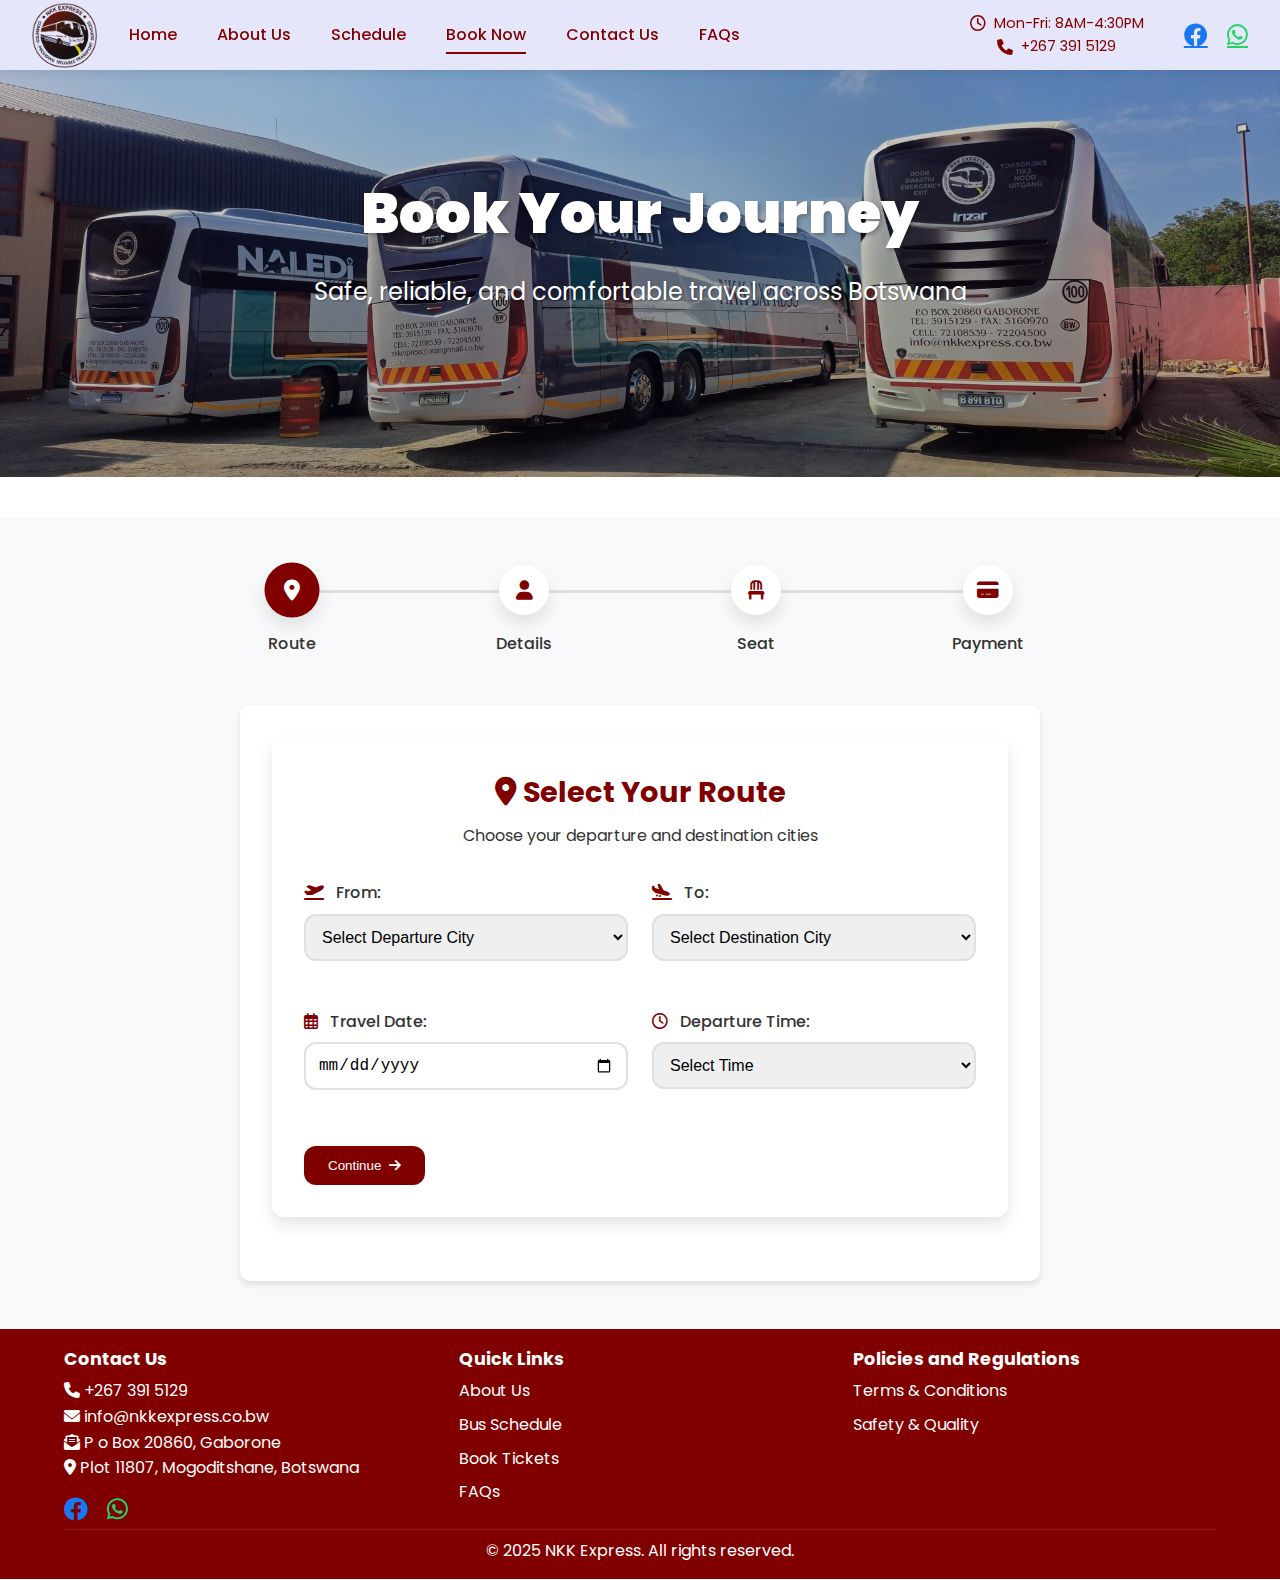
<file: book.html>
<!DOCTYPE html>
<html lang="en">
<head>
    <meta charset="UTF-8">
    <meta name="viewport" content="width=device-width, initial-scale=1.0">
    <title>Book Now - NKK Express</title>
    <link rel="stylesheet" href="styles.css">
    <link rel="stylesheet" href="https://cdnjs.cloudflare.com/ajax/libs/font-awesome/6.0.0/css/all.min.css">
    <link href="https://fonts.googleapis.com/css2?family=Poppins:wght@300;400;500;600;700&display=swap" rel="stylesheet">
    <style>
        :root {
            --primary-color: #800000;
            --primary-light: rgba(128, 0, 0, 0.1);
            --primary-dark: #600000;
            --secondary-color: #f8f9fa;
            --accent-color: #D4AF37;
            --text-color: #333;
            --border-radius: 12px;
            --box-shadow: 0 8px 16px rgba(0, 0, 0, 0.1);
        }

        .booking-hero {
            height: 53vh;
            background: linear-gradient(rgba(128, 0, 0, 0.1), rgba(0, 0, 0, 0.3)), url('2024/05/lesediAndNaledi.jpg');
            background-size: cover;
            background-position: center;
            display: flex;
            align-items: center;
            justify-content: center;
            text-align: center;
            position: relative;
            margin-bottom: 40px;
            margin-top: 0;
        }

        .booking-hero-content {
            max-width: 800px;
            padding: 30px;
        }

        .booking-hero-content h1 {
            font-size: 3.5rem;
            margin-bottom: 1rem;
            color: white;
            font-weight: 1000;
            text-shadow: 2px 2px 4px rgba(0, 0, 0, 0.3);
        }

        .booking-hero-content p {
            font-size: 1.5rem;
            color: white;
            line-height: 1.4;
            text-shadow: 1px 1px 2px rgba(0, 0, 0, 0.3);
        }

        @media (max-width: 768px) {
            .booking-hero {
                height: 40vh;
            }

            .booking-hero-content h1 {
                font-size: 2.5rem;
            }

            .booking-hero-content p {
                font-size: 1rem;
            }
        }

        .booking-content {
            padding: 3rem 0;
            background: var(--secondary-color);
        }

        .container {
            max-width: 1200px;
            margin: 0 auto;
            padding: 0 20px;
        }

        .booking-progress {
            display: flex;
            justify-content: space-between;
            margin-bottom: 3rem;
            padding: 0 10%;
        }

        .progress-step {
            display: flex;
            flex-direction: column;
            align-items: center;
            position: relative;
            flex: 1;
        }

        .progress-step::before {
            content: '';
            position: absolute;
            width: 100%;
            height: 3px;
            background: #e0e0e0;
            top: 25px;
            left: 50%;
            z-index: 1;
        }

        .progress-step:last-child::before {
            display: none;
        }

        .progress-step.active .step-icon {
            background: var(--primary-color);
            color: white;
            transform: scale(1.1);
        }

        .step-icon {
            width: 50px;
            height: 50px;
            border-radius: 50%;
            background: white;
            display: flex;
            align-items: center;
            justify-content: center;
            box-shadow: var(--box-shadow);
            z-index: 2;
            transition: all 0.3s ease;
            color: var(--primary-color);
        }

        .step-icon i {
            font-size: 1.2rem;
        }

        .step-label {
            margin-top: 1rem;
            font-weight: 500;
            color: var(--text-color);
        }

        .booking-step {
            display: none;
            background: white;
            border-radius: var(--border-radius);
            padding: 2rem;
            box-shadow: var(--box-shadow);
            margin-bottom: 2rem;
        }

        .booking-step.active {
            display: block;
            animation: fadeIn 0.5s ease;
        }

        .step-header {
            text-align: center;
            margin-bottom: 2rem;
        }

        .step-header h2 {
            color: var(--primary-color);
            font-size: 1.8rem;
            margin-bottom: 0.5rem;
        }

        .form-grid {
            display: grid;
            grid-template-columns: repeat(auto-fit, minmax(250px, 1fr));
            gap: 1.5rem;
        }

        .form-group {
            margin-bottom: 1.5rem;
        }

        .form-group label {
            display: block;
            margin-bottom: 0.5rem;
            color: var(--text-color);
            font-weight: 500;
        }

        .form-group label i {
            color: var(--primary-color);
            margin-right: 0.5rem;
        }

        .form-group input,
        .form-group select {
            width: 100%;
            padding: 12px;
            border: 2px solid #e0e0e0;
            border-radius: var(--border-radius);
            font-size: 1rem;
            transition: all 0.3s ease;
        }

        .form-group input:focus,
        .form-group select:focus {
            border-color: var(--primary-color);
            outline: none;
            box-shadow: 0 0 0 3px var(--primary-light);
        }

        .form-group input.error,
        .form-group select.error {
            border-color: #dc3545;
            background-color: #fff8f8;
        }

        .form-group input.error:focus,
        .form-group select.error:focus {
            box-shadow: 0 0 0 3px rgba(220, 53, 69, 0.1);
        }

        .error-message {
            color: #dc3545;
            font-size: 0.8rem;
            margin-top: 0.5rem;
            display: block;
            font-weight: 500;
        }

        .form-actions {
            display: flex;
            justify-content: space-between;
            margin-top: 2rem;
        }

        .prev-step,
        .next-step,
        .submit-booking {
            padding: 12px 24px;
            border: none;
            border-radius: var(--border-radius);
            font-weight: 500;
            cursor: pointer;
            transition: all 0.3s ease;
            display: flex;
            align-items: center;
            gap: 0.5rem;
        }

        .prev-step {
            background: #e0e0e0;
            color: var(--text-color);
        }

        .next-step,
        .submit-booking {
            background: var(--primary-color);
            color: white;
        }

        .prev-step:hover {
            background: #d0d0d0;
        }

        .next-step:hover,
        .submit-booking:hover {
            background: var(--primary-dark);
            transform: translateY(-2px);
            box-shadow: 0 4px 8px rgba(128, 0, 0, 0.2);
        }

        .seat-map {
            background: white;
            padding: 3rem 2rem;
            border-radius: var(--border-radius);
            margin: 2rem auto;
            max-width: 800px;
            box-shadow: var(--box-shadow);
        }

        .bus-layout {
            position: relative;
            padding: 3rem 1rem;
            background: linear-gradient(to bottom, #f8f9fa, #fff);
            border-radius: 30px;
            max-width: 700px;
            margin: 0 auto;
            box-shadow: 0 5px 15px rgba(0, 0, 0, 0.05);
            border: 1px solid #e0e0e0;
        }

        .bus-front {
            position: absolute;
            top: -20px;
            right: 20px;
            width: 120px;
            height: 60px;
            background: linear-gradient(to bottom, #e0e0e0, #f8f9fa);
            border-radius: 30px 30px 0 0;
            border: 1px solid #e0e0e0;
            display: flex;
            justify-content: flex-end;
            align-items: center;
            overflow: hidden;
            transform: none;
        }

        .driver-area {
            position: relative;
            width: 90px;
            height: 50px;
            display: flex;
            align-items: center;
            justify-content: flex-end;
            background: linear-gradient(to bottom, #f8f9fa, #e0e0e0);
            border-radius: 25px;
            box-shadow: inset 0 2px 4px rgba(0, 0, 0, 0.1);
            margin-right: 10px;
            border: 1px solid #ddd;
        }

        .steering-wheel {
            width: 34px;
            height: 34px;
            border: 3px solid #444;
            border-radius: 50%;
            position: relative;
            transform: rotate(-20deg);
            display: flex;
            align-items: center;
            justify-content: center;
            margin-right: 5px;
            background: linear-gradient(135deg, #666, #444);
            box-shadow: 2px 2px 4px rgba(0, 0, 0, 0.2),
                       inset 2px 2px 4px rgba(255, 255, 255, 0.2);
        }

        /* Center hub of the steering wheel */
        .steering-wheel::before {
            content: '';
            position: absolute;
            width: 14px;
            height: 14px;
            background: linear-gradient(135deg, #888, #666);
            border-radius: 50%;
            box-shadow: inset 1px 1px 3px rgba(0, 0, 0, 0.3);
        }

        /* Spokes of the steering wheel */
        .steering-wheel::after {
            content: '';
            position: absolute;
            width: 100%;
            height: 100%;
            background: 
                linear-gradient(0deg, transparent 47%, #444 47%, #444 53%, transparent 53%),
                linear-gradient(90deg, transparent 47%, #444 47%, #444 53%, transparent 53%),
                linear-gradient(45deg, transparent 45%, #444 45%, #444 55%, transparent 55%),
                linear-gradient(-45deg, transparent 45%, #444 45%, #444 55%, transparent 55%);
            border-radius: 50%;
        }

        /* Inner rim highlight */
        .steering-wheel-inner {
            position: absolute;
            width: 26px;
            height: 26px;
            border: 2px solid rgba(255, 255, 255, 0.1);
            border-radius: 50%;
            pointer-events: none;
        }

        /* Grip details */
        .steering-wheel-grips {
            position: absolute;
            width: 100%;
            height: 100%;
            border-radius: 50%;
            pointer-events: none;
        }

        .steering-wheel-grips::before,
        .steering-wheel-grips::after {
            content: '';
            position: absolute;
            width: 6px;
            height: 10px;
            background: rgba(0, 0, 0, 0.2);
            border-radius: 3px;
        }

        .steering-wheel-grips::before {
            top: 4px;
            right: 4px;
            transform: rotate(-45deg);
        }

        .steering-wheel-grips::after {
            bottom: 4px;
            left: 4px;
            transform: rotate(-45deg);
        }

        /* Add a small dashboard indicator */
        .dashboard {
            position: absolute;
            top: 50%;
            right: 45px;
            transform: translateY(-50%);
            width: 20px;
            height: 10px;
            background: #333;
            border-radius: 3px;
            box-shadow: inset 0 1px 2px rgba(0, 0, 0, 0.3);
        }

        .dashboard::after {
            content: '';
            position: absolute;
            top: -5px;
            right: 5px;
            width: 4px;
            height: 4px;
            background: #ff4444;
            border-radius: 50%;
            box-shadow: 0 0 3px #ff0000;
            animation: blink 2s infinite;
        }

        @keyframes blink {
            0%, 100% { opacity: 1; }
            50% { opacity: 0.5; }
        }

        .seats-container {
            display: grid;
            grid-template-columns: repeat(6, 1fr);
            gap: 8px;
            max-width: 650px;
            margin: 0 auto;
            padding: 1rem;
        }

        .seat {
            width: 40px;
            height: 40px;
            border-radius: 8px;
            display: flex;
            align-items: center;
            justify-content: center;
            cursor: pointer;
            transition: all 0.3s ease;
            border: 2px solid #e0e0e0;
            font-weight: 500;
            font-size: 0.85rem;
            background: #f0e6ff;
            position: relative;
            margin: 2px;
        }

        .aisle {
            grid-column: span 1;
            position: relative;
            width: 20px;
            margin: 0 auto;
        }

        .aisle::after {
            content: '';
            position: absolute;
            top: 50%;
            left: 50%;
            width: 2px;
            height: 100%;
            background: #e0e0e0;
            transform: translate(-50%, -50%);
            border-style: dashed;
        }

        .bus-layout::before {
            content: '';
            position: absolute;
            top: 40px;
            right: 20px;
            width: 120px;
            height: 1px;
            background: #e0e0e0;
        }

        .bus-layout::after {
            content: '';
            position: absolute;
            bottom: 0;
            left: 20px;
            right: 20px;
            height: 1px;
            background: #e0e0e0;
        }

        .seat.occupied {
            background: var(--primary-color);
            color: white;
            cursor: not-allowed;
            border-color: var(--primary-color);
        }

        .seat.selected {
            background: #4CAF50;  /* green for selected seats */
            color: white;
            border-color: #45a049;
        }

        .seat.available:hover {
            transform: translateY(-2px);
            box-shadow: 0 4px 8px rgba(0, 0, 0, 0.1);
            border-color: #4CAF50;
        }

        .seat-legend {
            display: flex;
            justify-content: center;
            gap: 2rem;
            margin-top: 2rem;
            padding: 1rem;
            background: white;
            border-radius: var(--border-radius);
        }

        .legend-item {
            display: flex;
            align-items: center;
            gap: 0.5rem;
        }

        .legend-item .seat {
            width: 30px;
            height: 30px;
            cursor: default;
            font-size: 0.8rem;
            pointer-events: none;
            transform: none !important;
            transition: none;
            box-shadow: none;
        }

        .legend-item .seat.available {
            background: #f0e6ff;
            border-color: #e0e0e0;
        }

        .legend-item .seat.selected {
            background: #4CAF50;
            border-color: #45a049;
            color: white;
        }

        .legend-item .seat.occupied {
            background: var(--primary-color);
            border-color: var(--primary-color);
            color: white;
        }

        .legend-item span {
            font-size: 0.9rem;
            color: var(--text-color);
            font-weight: 500;
        }

        .legend-item .seat:hover {
            transform: none !important;
            box-shadow: none !important;
            border-color: inherit !important;
            animation: none !important;
        }

        .seat-number {
            position: absolute;
            font-size: 0.8rem;
            font-weight: 500;
        }

        @keyframes seatHover {
            0% { transform: translateY(0); }
            50% { transform: translateY(-2px); }
            100% { transform: translateY(0); }
        }

        .seat:hover {
            animation: seatHover 0.3s ease;
        }

        .payment-methods {
            display: flex;
            gap: 1rem;
            margin-bottom: 2rem;
        }

        .payment-method {
            flex: 1;
            padding: 1rem;
            border: 2px solid #e0e0e0;
            border-radius: var(--border-radius);
            text-align: center;
            cursor: pointer;
            transition: all 0.3s ease;
        }

        .payment-method.active {
            border-color: var(--primary-color);
            background: var(--primary-light);
        }

        .payment-method i {
            font-size: 1.5rem;
            color: var(--primary-color);
            margin-bottom: 0.5rem;
        }

        .payment-method:hover {
            border-color: var(--primary-color);
            transform: translateY(-2px);
        }

        .summary-items {
            background: var(--secondary-color);
            padding: 1.5rem;
            border-radius: var(--border-radius);
        }

        .summary-item {
            display: flex;
            align-items: center;
            gap: 1rem;
            margin-bottom: 1rem;
            padding-bottom: 1rem;
            border-bottom: 1px solid #e0e0e0;
        }

        .summary-item i {
            color: var(--primary-color);
            font-size: 1.2rem;
        }

        .summary-item.total {
            border-bottom: none;
            font-weight: 600;
            font-size: 1.2rem;
            color: var(--primary-color);
        }

        @keyframes fadeIn {
            from { opacity: 0; transform: translateY(20px); }
            to { opacity: 1; transform: translateY(0); }
        }

        @media (max-width: 768px) {
            .seats-container {
                gap: 6px;
            }

            .seat {
                width: 35px;
                height: 35px;
                font-size: 0.8rem;
            }
        }

        .legend-button {
            width: 30px;
            height: 30px;
            border-radius: 8px;
            display: flex;
            align-items: center;
            justify-content: center;
            font-size: 0.8rem;
            pointer-events: none;
            margin: 2px;
        }

        .legend-button.available {
            background-color: #f0e6ff !important;
            border: 2px solid #e0e0e0 !important;
        }

        .legend-button.selected {
            background-color: #4CAF50 !important;
            border: 2px solid #45a049 !important;
            color: white !important;
        }

        .legend-button.occupied {
            background-color: var(--primary-color) !important;
            border: 2px solid var(--primary-color) !important;
            color: white !important;
        }

        .header {
            background: #e6e6fa;
            box-shadow: 0 2px 10px rgba(0, 0, 0, 0.1);
            position: fixed;
            width: 100%;
            top: 0;
            left: 0;
            z-index: 1000;
            height: 70px;
            transition: all 0.4s cubic-bezier(0.4, 0, 0.2, 1);
        }

        .header.scrolled {
            height: 60px;
            background: rgba(230, 230, 250, 0.98);
            backdrop-filter: blur(8px);
        }

        .navbar {
            display: flex;
            justify-content: space-between;
            align-items: center;
            padding: 0 2rem;
            max-width: 1400px;
            margin: 0 auto;
            height: 100%;
            position: relative;
        }

        .logo {
            height: 70px;
            display: flex;
            align-items: center;
            padding: 3px 0;
        }

        .logo img {
            height: 65px;
            width: auto;
            padding: 0;
            mix-blend-mode: multiply;
            object-fit: contain;
        }

        .header.scrolled .logo img {
            height: 55px;
        }
    </style>
</head>
<body>
    <header class="header">
        <nav class="navbar">
            <div class="logo">
                <a href="index.html">
                    <img src="2024/03/NKK-LOGO-2024-1-1536x1506.png" alt="NKK Express Logo">
                </a>
            </div>
            <div class="nav-toggle" id="navToggle">
                <span class="bar"></span>
                <span class="bar"></span>
                <span class="bar"></span>
            </div>
            <ul class="nav-links">
                <li><a href="index.html">Home</a></li>
                <li><a href="about.html">About Us</a></li>
                <li><a href="schedule.html">Schedule</a></li>
                <li><a href="book.html" class="active">Book Now</a></li>
                <li><a href="contact.html">Contact Us</a></li>
                <li><a href="faq.html">FAQs</a></li>
            </ul>
            <div class="nav-contact">
                <div class="contact-info">
                    <span><i class="far fa-clock"></i> Mon-Fri: 8AM-4:30PM</span>
                    <span><i class="fas fa-phone"></i> +267 391 5129</span>
                </div>
                <div class="nav-social">
                    <a href="https://www.facebook.com/nkkexpress?mibextid=LQQJ4d%20" target="_blank" title="Facebook"><i class="fab fa-facebook"></i></a>
                    <a href="https://api.whatsapp.com/send/?phone=27736155897&text&type=phone_number&app_absent=0" target="_blank" title="WhatsApp"><i class="fab fa-whatsapp"></i></a>
                </div>
            </div>
        </nav>
    </header>

    <main class="main-no-banner">
        <section class="booking-hero">
            <div class="booking-hero-content">
                <h1>Book Your Journey</h1>
                <p>Safe, reliable, and comfortable travel across Botswana</p>
            </div>
        </section>

        <section class="booking-content">
            <div class="container">
                <div class="booking-progress">
                    <div class="progress-step active" data-step="1">
                        <div class="step-icon">
                            <i class="fas fa-map-marker-alt"></i>
                        </div>
                        <span class="step-label">Route</span>
                    </div>
                    <div class="progress-step" data-step="2">
                        <div class="step-icon">
                            <i class="fas fa-user"></i>
                        </div>
                        <span class="step-label">Details</span>
                    </div>
                    <div class="progress-step" data-step="3">
                        <div class="step-icon">
                            <i class="fas fa-chair"></i>
                        </div>
                        <span class="step-label">Seat</span>
                    </div>
                    <div class="progress-step" data-step="4">
                        <div class="step-icon">
                            <i class="fas fa-credit-card"></i>
                        </div>
                        <span class="step-label">Payment</span>
                    </div>
                </div>

                <form class="booking-form" id="bookingForm">
                    <!-- Step 1: Route Selection -->
                    <div class="booking-step active" data-step="1">
                        <div class="step-header">
                            <h2><i class="fas fa-map-marker-alt"></i> Select Your Route</h2>
                            <p>Choose your departure and destination cities</p>
                        </div>
                        <div class="form-grid">
                            <div class="form-group">
                                <label for="bookFrom">
                                    <i class="fas fa-plane-departure"></i> From:
                                </label>
                                <select id="bookFrom" required>
                                    <option value="">Select Departure City</option>
                                    <option value="gaborone">Gaborone</option>
                                    <option value="francistown">Francistown</option>
                                    <option value="maun">Maun</option>
                                    <option value="johannesburg">Johannesburg</option>
                                </select>
                            </div>
                            <div class="form-group">
                                <label for="bookTo">
                                    <i class="fas fa-plane-arrival"></i> To:
                                </label>
                                <select id="bookTo" required>
                                    <option value="">Select Destination City</option>
                                    <option value="gaborone">Gaborone</option>
                                    <option value="francistown">Francistown</option>
                                    <option value="maun">Maun</option>
                                    <option value="johannesburg">Johannesburg</option>
                                </select>
                            </div>
                            <div class="form-group">
                                <label for="bookDate">
                                    <i class="far fa-calendar-alt"></i> Travel Date:
                                </label>
                                <input type="date" id="bookDate" required>
                            </div>
                            <div class="form-group">
                                <label for="bookTime">
                                    <i class="far fa-clock"></i> Departure Time:
                                </label>
                                <select id="bookTime" required>
                                    <option value="">Select Time</option>
                                    <option value="06:00">06:00 AM</option>
                                    <option value="09:00">09:00 AM</option>
                                    <option value="14:00">02:00 PM</option>
                                </select>
                            </div>
                        </div>
                        <div class="form-actions">
                            <button type="button" class="next-step">Continue <i class="fas fa-arrow-right"></i></button>
                        </div>
                    </div>

                    <!-- Step 2: Passenger Details -->
                    <div class="booking-step" data-step="2">
                        <div class="step-header">
                            <h2><i class="fas fa-user"></i> Passenger Details</h2>
                            <p>Enter your personal information</p>
                        </div>
                        <div class="passenger-form">
                            <div class="form-group">
                                <label for="passengerName">
                                    <i class="fas fa-user"></i> Full Name:
                                </label>
                                <input type="text" id="passengerName" required placeholder="Enter your full name">
                            </div>
                            <div class="form-group">
                                <label for="passengerEmail">
                                    <i class="fas fa-envelope"></i> Email:
                                </label>
                                <input type="email" id="passengerEmail" required placeholder="Enter your email">
                            </div>
                            <div class="form-group">
                                <label for="passengerPhone">
                                    <i class="fas fa-phone"></i> Phone:
                                </label>
                                <input type="tel" id="passengerPhone" required placeholder="Enter your phone number">
                            </div>
                            <div class="form-group">
                                <label for="passengerType">
                                    <i class="fas fa-users"></i> Passenger Type:
                                </label>
                                <select id="passengerType" required>
                                    <option value="adult">Adult</option>
                                    <option value="child">Child (2-12 years)</option>
                                    <option value="senior">Senior Citizen</option>
                                </select>
                            </div>
                        </div>
                        <div class="form-actions">
                            <button type="button" class="prev-step"><i class="fas fa-arrow-left"></i> Back</button>
                            <button type="button" class="next-step">Continue <i class="fas fa-arrow-right"></i></button>
                        </div>
                    </div>

                    <!-- Step 3: Seat Selection -->
                    <div class="booking-step" data-step="3">
                        <div class="step-header">
                            <h2><i class="fas fa-chair"></i> Select Your Seat</h2>
                            <p>Choose your preferred seat on the bus</p>
                        </div>
                        <div class="seat-map">
                            <div class="bus-layout">
                                <div class="bus-front">
                                    <div class="dashboard"></div>
                                    <div class="driver-area">
                                        <div class="steering-wheel">
                                            <div class="steering-wheel-inner"></div>
                                            <div class="steering-wheel-grips"></div>
                                        </div>
                                    </div>
                                </div>
                                <div class="seats-container">
                                    <!-- Row 1 -->
                                    <div class="seat available" data-seat="1">1</div>
                                    <div class="seat available" data-seat="2">2</div>
                                    <div class="aisle"></div>
                                    <div class="seat available" data-seat="3">3</div>
                                    <div class="seat available" data-seat="4">4</div>
                                    <div class="seat available" data-seat="5">5</div>

                                    <!-- Row 2 -->
                                    <div class="seat available" data-seat="6">6</div>
                                    <div class="seat available" data-seat="7">7</div>
                                    <div class="aisle"></div>
                                    <div class="seat available" data-seat="8">8</div>
                                    <div class="seat available" data-seat="9">9</div>
                                    <div class="seat available" data-seat="10">10</div>

                                    <!-- Row 3 -->
                                    <div class="seat available" data-seat="11">11</div>
                                    <div class="seat available" data-seat="12">12</div>
                                    <div class="aisle"></div>
                                    <div class="seat available" data-seat="13">13</div>
                                    <div class="seat occupied" data-seat="14">14</div>
                                    <div class="seat occupied" data-seat="15">15</div>

                                    <!-- Row 4 -->
                                    <div class="seat available" data-seat="16">16</div>
                                    <div class="seat available" data-seat="17">17</div>
                                    <div class="aisle"></div>
                                    <div class="seat available" data-seat="18">18</div>
                                    <div class="seat available" data-seat="19">19</div>
                                    <div class="seat available" data-seat="20">20</div>

                                    <!-- Row 5 -->
                                    <div class="seat available" data-seat="21">21</div>
                                    <div class="seat available" data-seat="22">22</div>
                                    <div class="aisle"></div>
                                    <div class="seat available" data-seat="23">23</div>
                                    <div class="seat available" data-seat="24">24</div>
                                    <div class="seat available" data-seat="25">25</div>

                                    <!-- Row 6 -->
                                    <div class="seat available" data-seat="26">26</div>
                                    <div class="seat available" data-seat="27">27</div>
                                    <div class="aisle"></div>
                                    <div class="seat available" data-seat="28">28</div>
                                    <div class="seat available" data-seat="29">29</div>
                                    <div class="seat available" data-seat="30">30</div>

                                    <!-- Row 7 -->
                                    <div class="seat available" data-seat="31">31</div>
                                    <div class="seat available" data-seat="32">32</div>
                                    <div class="aisle"></div>
                                    <div class="seat available" data-seat="33">33</div>
                                    <div class="seat available" data-seat="34">34</div>
                                    <div class="seat available" data-seat="35">35</div>

                                    <!-- Row 8 -->
                                    <div class="seat available" data-seat="36">36</div>
                                    <div class="seat available" data-seat="37">37</div>
                                    <div class="aisle"></div>
                                    <div class="seat available" data-seat="38">38</div>
                                    <div class="seat occupied" data-seat="39">39</div>
                                    <div class="seat available" data-seat="40">40</div>

                                    <!-- Row 9 -->
                                    <div class="seat available" data-seat="41">41</div>
                                    <div class="seat available" data-seat="42">42</div>
                                    <div class="aisle"></div>
                                    <div class="seat available" data-seat="43">43</div>
                                    <div class="seat available" data-seat="44">44</div>
                                    <div class="seat available" data-seat="45">45</div>

                                    <!-- Row 10 -->
                                    <div class="seat available" data-seat="46">46</div>
                                    <div class="seat available" data-seat="47">47</div>
                                    <div class="aisle"></div>
                                    <div class="seat available" data-seat="48">48</div>
                                    <div class="seat available" data-seat="49">49</div>
                                    <div class="seat occupied" data-seat="50">50</div>

                                    <!-- Row 11 -->
                                    <div class="seat available" data-seat="51">51</div>
                                    <div class="seat available" data-seat="52">52</div>
                                    <div class="aisle"></div>
                                    <div class="seat available" data-seat="53">53</div>
                                    <div class="seat available" data-seat="54">54</div>
                                    <div class="seat available" data-seat="55">55</div>

                                    <!-- Row 12 -->
                                    <div class="seat available" data-seat="56">56</div>
                                    <div class="seat available" data-seat="57">57</div>
                                    <div class="aisle"></div>
                                    <div class="seat available" data-seat="58">58</div>
                                    <div class="seat available" data-seat="59">59</div>
                                    <div class="seat available" data-seat="60">60</div>
                                </div>
                            </div>
                            <div class="seat-legend">
                                <div class="legend-item">
                                    <div class="legend-button available"></div>
                                    <span>Available</span>
                                </div>
                                <div class="legend-item">
                                    <div class="legend-button selected"></div>
                                    <span>Selected</span>
                                </div>
                                <div class="legend-item">
                                    <div class="legend-button occupied"></div>
                                    <span>Occupied</span>
                                </div>
                            </div>
                        </div>
                        <div class="form-actions">
                            <button type="button" class="prev-step"><i class="fas fa-arrow-left"></i> Back</button>
                            <button type="button" class="next-step">Continue <i class="fas fa-arrow-right"></i></button>
                        </div>
                    </div>

                    <!-- Step 4: Payment -->
                    <div class="booking-step" data-step="4">
                        <div class="step-header">
                            <h2><i class="fas fa-credit-card"></i> Payment Details</h2>
                            <p>Complete your booking securely</p>
                        </div>
                        <div class="payment-container">
                            <div class="payment-summary">
                                <h3>Booking Summary</h3>
                                <div class="summary-items">
                                    <div class="summary-item">
                                        <i class="fas fa-route"></i>
                                        <div class="summary-details">
                                            <span class="label">Route:</span>
                                            <span class="value" id="summaryRoute">Gaborone to Johannesburg</span>
                                        </div>
                                    </div>
                                    <div class="summary-item">
                                        <i class="far fa-calendar-alt"></i>
                                        <div class="summary-details">
                                            <span class="label">Date & Time:</span>
                                            <span class="value" id="summaryDateTime">March 20, 2024 - 06:00 AM</span>
                                        </div>
                                    </div>
                                    <div class="summary-item">
                                        <i class="fas fa-chair"></i>
                                        <div class="summary-details">
                                            <span class="label">Seat Number:</span>
                                            <span class="value" id="summarySeat">1A</span>
                                        </div>
                                    </div>
                                    <div class="summary-item">
                                        <i class="fas fa-user"></i>
                                        <div class="summary-details">
                                            <span class="label">Passenger:</span>
                                            <span class="value" id="summaryPassenger">John Doe</span>
                                        </div>
                                    </div>
                                    <div class="summary-item total">
                                        <i class="fas fa-tag"></i>
                                        <div class="summary-details">
                                            <span class="label">Total Amount:</span>
                                            <span class="value" id="summaryAmount">P500</span>
                                        </div>
                                    </div>
                                </div>
                            </div>
                            <div class="payment-form">
                                <div class="payment-methods">
                                    <div class="payment-method active">
                                        <i class="fas fa-credit-card"></i>
                                        <span>Credit Card</span>
                                    </div>
                                    <div class="payment-method">
                                        <i class="fas fa-university"></i>
                                        <span>Bank Transfer</span>
                                    </div>
                                    <div class="payment-method">
                                        <i class="fas fa-mobile-alt"></i>
                                        <span>Mobile Money</span>
                                    </div>
                                </div>
                                <div class="card-form">
                                    <div class="form-group">
                                        <label for="cardName">
                                            <i class="fas fa-user"></i> Name on Card:
                                        </label>
                                        <input type="text" id="cardName" required placeholder="Enter name as shown on card">
                                    </div>
                                    <div class="form-group">
                                        <label for="cardNumber">
                                            <i class="fas fa-credit-card"></i> Card Number:
                                        </label>
                                        <input type="text" id="cardNumber" required placeholder="1234 5678 9012 3456">
                                    </div>
                                    <div class="form-row">
                                        <div class="form-group">
                                            <label for="cardExpiry">
                                                <i class="far fa-calendar-alt"></i> Expiry Date:
                                            </label>
                                            <input type="text" id="cardExpiry" placeholder="MM/YY" required>
                                        </div>
                                        <div class="form-group">
                                            <label for="cardCVV">
                                                <i class="fas fa-lock"></i> CVV:
                                            </label>
                                            <input type="text" id="cardCVV" placeholder="123" required>
                                        </div>
                                    </div>
                                </div>
                            </div>
                        </div>
                        <div class="form-actions">
                            <button type="button" class="prev-step"><i class="fas fa-arrow-left"></i> Back</button>
                            <button type="submit" class="submit-booking">Confirm Booking <i class="fas fa-check"></i></button>
                        </div>
                    </div>
                </form>
            </div>
        </section>
    </main>

    <footer class="footer">
        <div class="footer-content">
            <div class="footer-section">
                <h3>Contact Us</h3>
                <p><i class="fas fa-phone"></i> +267 391 5129</p>
                <p><i class="fas fa-envelope"></i> info@nkkexpress.co.bw</p>
                <p><i class="fas fa-envelope-open-text"></i> P o Box 20860, Gaborone </p>
                <p><i class="fas fa-map-marker-alt"></i> Plot 11807, Mogoditshane, Botswana</p>
                <div class="social-links">
                    <a href="https://www.facebook.com/nkkexpress?mibextid=LQQJ4d%20" target="_blank" title="Facebook"><i class="fab fa-facebook"></i></a>
                    <a href="https://api.whatsapp.com/send/?phone=27736155897&text&type=phone_number&app_absent=0" target="_blank" title="WhatsApp"><i class="fab fa-whatsapp"></i></a>
                </div>
            </div>
            <div class="footer-section">
                <h3>Quick Links</h3>
                <ul>
                    <li><a href="about.html">About Us</a></li>
                    <li><a href="schedule.html">Bus Schedule</a></li>
                    <li><a href="book.html">Book Tickets</a></li>
                    <li><a href="faq.html">FAQs</a></li>
                </ul>
            </div>
            <div class="footer-section">
                <h3>Policies and Regulations</h3>
                <ul>
                    <li><a href="Terms and Conditions of NKK Express Passenger Transport Website.pdf" target="_blank">Terms & Conditions</a></li>
                    <li><a href="Safety & Quality.pdf" target="_blank">Safety & Quality</a></li>
                </ul>
            </div>
        </div>
        <div class="footer-bottom">
            <p>&copy; 2025 NKK Express. All rights reserved.</p>
        </div>
    </footer>

    <script>
    document.addEventListener('DOMContentLoaded', function() {
        // Set minimum date for travel date input
        const dateInput = document.getElementById('bookDate');
        const today = new Date();
        const year = today.getFullYear();
        const month = String(today.getMonth() + 1).padStart(2, '0');
        const day = String(today.getDate()).padStart(2, '0');
        const minDate = `${year}-${month}-${day}`;
        dateInput.setAttribute('min', minDate);

        const form = document.getElementById('bookingForm');
        const steps = document.querySelectorAll('.booking-step');
        const progressSteps = document.querySelectorAll('.progress-step');
        let currentStep = 1;

        // Initialize form
        updateSteps();

        // Handle next step buttons
        document.querySelectorAll('.next-step').forEach(button => {
            button.addEventListener('click', () => {
                if (validateStep(currentStep)) {
                    currentStep++;
                    updateSteps();
                    updateSummary();
                }
            });
        });

        // Handle previous step buttons
        document.querySelectorAll('.prev-step').forEach(button => {
            button.addEventListener('click', () => {
                currentStep--;
                updateSteps();
            });
        });

        // Handle seat selection
        document.querySelectorAll('.seat.available').forEach(seat => {
            seat.addEventListener('click', () => {
                document.querySelectorAll('.seat.selected').forEach(selected => {
                    selected.classList.remove('selected');
                });
                seat.classList.add('selected');
                document.getElementById('summarySeat').textContent = seat.dataset.seat;
            });
        });

        // Handle payment method selection
        document.querySelectorAll('.payment-method').forEach(method => {
            method.addEventListener('click', () => {
                document.querySelectorAll('.payment-method').forEach(m => {
                    m.classList.remove('active');
                });
                method.classList.add('active');
            });
        });

        // Form submission
        form.addEventListener('submit', (e) => {
            e.preventDefault();
            if (validateStep(currentStep)) {
                // Show success message
                alert('Booking successful! A confirmation email will be sent shortly.');
                // Reset form
                form.reset();
                currentStep = 1;
                updateSteps();
            }
        });

        // Update steps visibility
        function updateSteps() {
            steps.forEach((step, index) => {
                step.classList.toggle('active', index + 1 === currentStep);
            });
            progressSteps.forEach((step, index) => {
                step.classList.toggle('active', index + 1 <= currentStep);
            });
        }

        // Validate current step
        function validateStep(step) {
            const currentStepElement = document.querySelector(`.booking-step[data-step="${step}"]`);
            const requiredFields = currentStepElement.querySelectorAll('[required]');
            let isValid = true;

            // Special validation for step 1 (route selection)
            if (step === 1) {
                const fromCity = document.getElementById('bookFrom').value;
                const toCity = document.getElementById('bookTo').value;
                
                if (fromCity && toCity && fromCity === toCity) {
                    isValid = false;
                    showError(document.getElementById('bookTo'), 'Departure and destination cities cannot be the same');
                    document.getElementById('bookTo').classList.add('error');
                    return false;
                }
            }

            requiredFields.forEach(field => {
                if (!field.value) {
                    isValid = false;
                    field.classList.add('error');
                    showError(field, 'This field is required');
                } else {
                    field.classList.remove('error');
                    removeError(field);
                }
            });

            return isValid;
        }

        // Show error message
        function showError(field, message) {
            const existingError = field.parentElement.querySelector('.error-message');
            if (!existingError) {
                const errorDiv = document.createElement('div');
                errorDiv.className = 'error-message';
                errorDiv.style.color = 'red';
                errorDiv.style.fontSize = '0.8rem';
                errorDiv.style.marginTop = '0.25rem';
                errorDiv.textContent = message;
                field.parentElement.appendChild(errorDiv);
            }
        }

        // Remove error message
        function removeError(field) {
            const error = field.parentElement.querySelector('.error-message');
            if (error) {
                error.remove();
            }
        }

        // Update booking summary
        function updateSummary() {
            if (currentStep === 4) {
                const from = document.getElementById('bookFrom').value;
                const to = document.getElementById('bookTo').value;
                const date = document.getElementById('bookDate').value;
                const time = document.getElementById('bookTime').value;
                const name = document.getElementById('passengerName').value;
                const seat = document.querySelector('.seat.selected')?.dataset.seat || '';

                document.getElementById('summaryRoute').textContent = `${from} to ${to}`;
                document.getElementById('summaryDateTime').textContent = `${formatDate(date)} - ${time}`;
                document.getElementById('summarySeat').textContent = seat;
                document.getElementById('summaryPassenger').textContent = name;
                // Calculate price based on route (simplified)
                document.getElementById('summaryAmount').textContent = 'P500';
            }
        }

        // Format date
        function formatDate(dateString) {
            const options = { year: 'numeric', month: 'long', day: 'numeric' };
            return new Date(dateString).toLocaleDateString(undefined, options);
        }

        // Add input animations
        document.querySelectorAll('input, select').forEach(input => {
            input.addEventListener('focus', () => {
                input.parentElement.classList.add('focused');
            });
            input.addEventListener('blur', () => {
                input.parentElement.classList.remove('focused');
            });
        });

        // Add event listeners for the route selection dropdowns
        document.getElementById('bookFrom').addEventListener('change', validateRoute);
        document.getElementById('bookTo').addEventListener('change', validateRoute);

        function validateRoute() {
            const fromCity = document.getElementById('bookFrom').value;
            const toCity = document.getElementById('bookTo').value;
            const toField = document.getElementById('bookTo');

            if (fromCity && toCity && fromCity === toCity) {
                showError(toField, 'Departure and destination cities cannot be the same');
                toField.classList.add('error');
            } else {
                removeError(toField);
                toField.classList.remove('error');
            }
        }
    });

    // Mobile Navigation Toggle
    const navToggle = document.getElementById('navToggle');
    const navLinks = document.querySelector('.nav-links');

    // Toggle function for mobile menu
    function toggleMobileMenu(e) {
        if (e) {
            e.preventDefault();
            e.stopPropagation();
        }
        navToggle.classList.toggle('active');
        navLinks.classList.toggle('active');
        document.body.style.overflow = navLinks.classList.contains('active') ? 'hidden' : '';
    }

    // Add click event listener
    navToggle.addEventListener('click', toggleMobileMenu);

    // Add touch event listener for mobile devices
    navToggle.addEventListener('touchend', toggleMobileMenu);

    // Close mobile menu when clicking outside
    document.addEventListener('click', (e) => {
        if (!navToggle.contains(e.target) && !navLinks.contains(e.target) && navLinks.classList.contains('active')) {
            navToggle.classList.remove('active');
            navLinks.classList.remove('active');
            document.body.style.overflow = '';
        }
    });

    // Close mobile menu when pressing Escape key
    document.addEventListener('keydown', (e) => {
        if (e.key === 'Escape' && navLinks.classList.contains('active')) {
            navToggle.classList.remove('active');
            navLinks.classList.remove('active');
            document.body.style.overflow = '';
        }
    });

    // Close mobile menu when clicking on a link
    navLinks.querySelectorAll('a').forEach(link => {
        link.addEventListener('click', () => {
            navToggle.classList.remove('active');
            navLinks.classList.remove('active');
            document.body.style.overflow = '';
        });
    });
    </script>
</body>
</html>
</file>
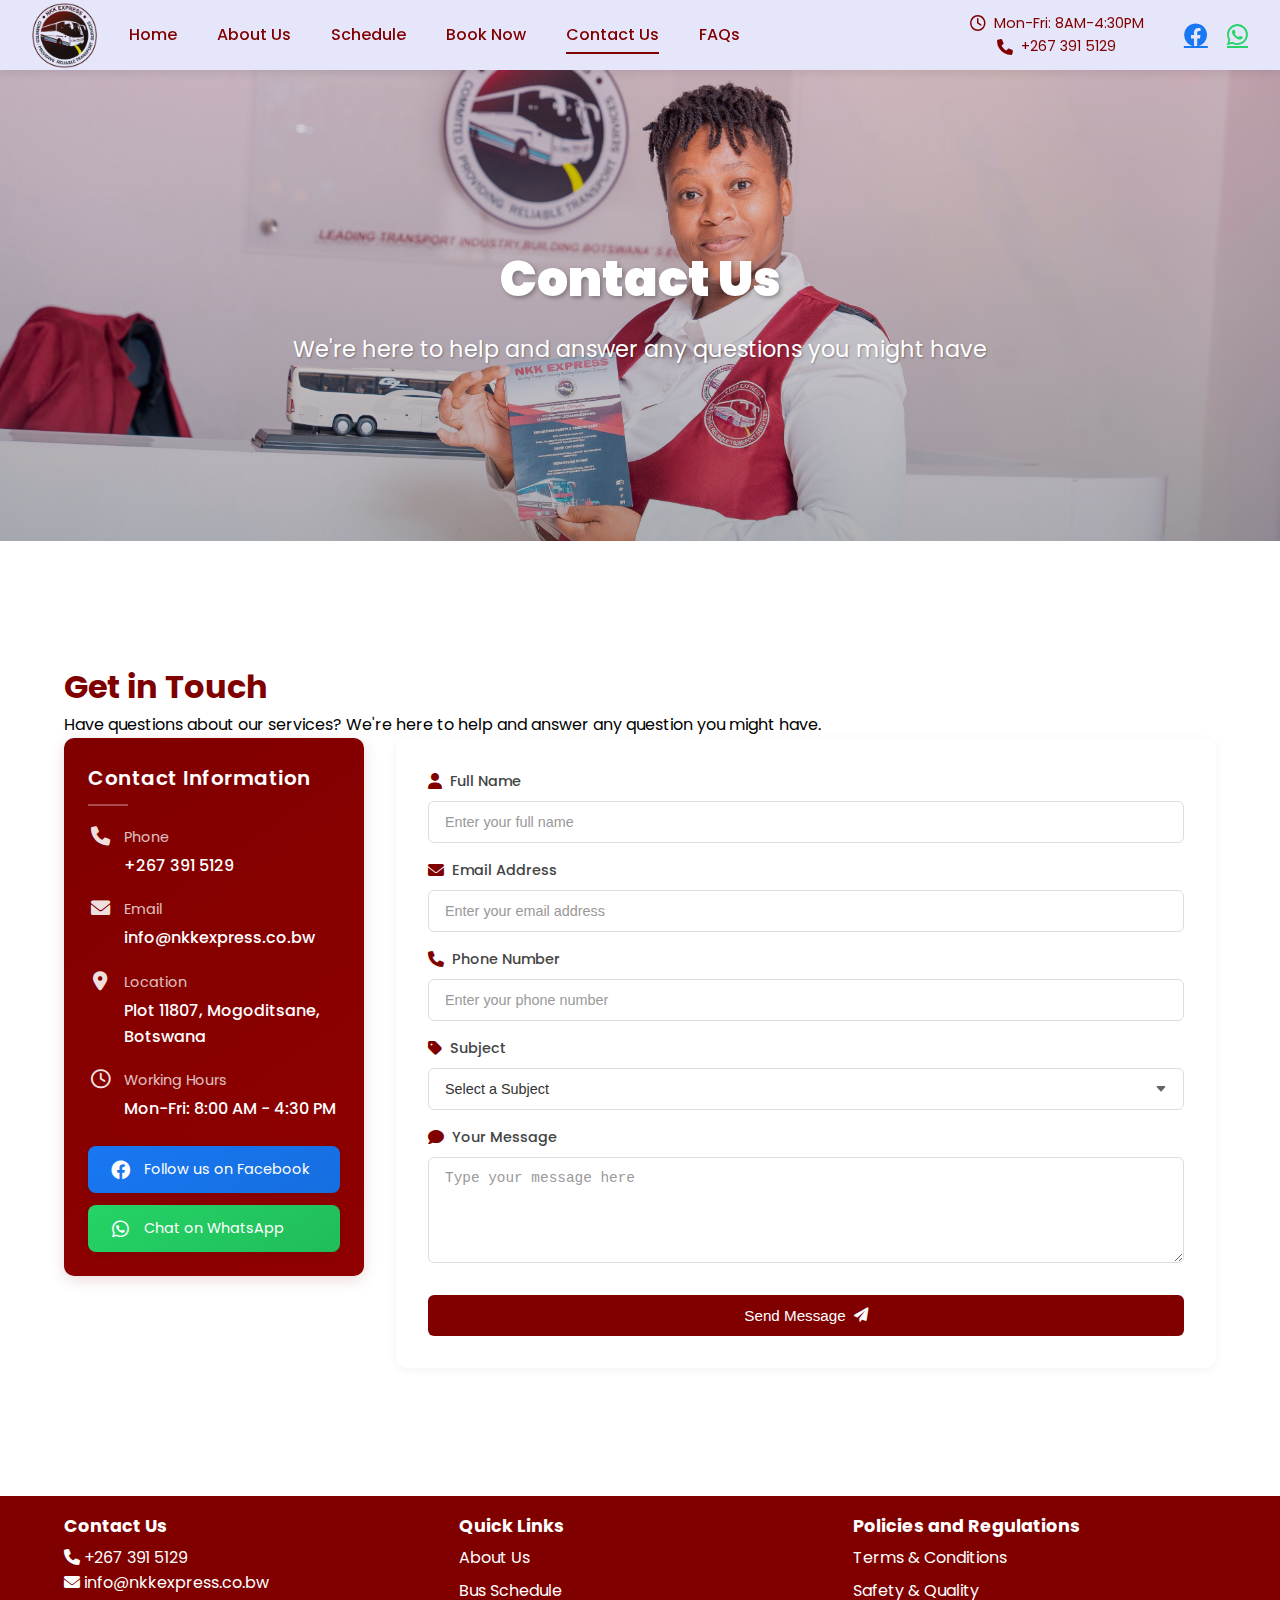
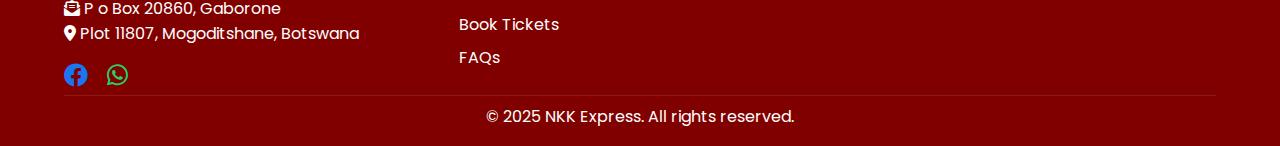
<file: contact.html>
<!DOCTYPE html>
<html lang="en">
<head>
    <meta charset="UTF-8">
    <meta name="viewport" content="width=device-width, initial-scale=1.0">
    <title>Contact Us - NKK Express</title>
    <link rel="stylesheet" href="styles.css">
    <link rel="stylesheet" href="https://cdnjs.cloudflare.com/ajax/libs/font-awesome/6.0.0/css/all.min.css">
    <link href="https://fonts.googleapis.com/css2?family=Poppins:wght@300;400;500;600;700&display=swap" rel="stylesheet">
    <style>
        .contact-hero {
            height: 53vh;
            background: linear-gradient(rgba(128, 0, 0, 0.1), rgba(0, 0, 0, 0.3)), url('2024/05/sales.jpg');
            background-size: cover;
            background-position: center;
            display: flex;
            align-items: center;
            justify-content: center;
            text-align: center;
            position: relative;
            margin-bottom: 40px;
        }

        .contact-hero-content {
            max-width: 800px;
            padding: 30px;
        }

        .contact-hero-content h1 {
            font-size: 3.1rem;
            margin-bottom: 1rem;
            color: white;
            font-weight: 1000;
            text-shadow: 2px 2px 4px rgba(0, 0, 0, 0.3);
        }

        .contact-hero-content p {
            font-size: 1.4rem;
            color: white;
            line-height: 1.4;
            text-shadow: 1px 1px 2px rgba(0, 0, 0, 0.3);
        }

        @media (max-width: 768px) {
            .contact-hero {
                height: 40vh;
            }

            .contact-hero-content h1 {
                font-size: 2.5rem;
            }

            .contact-hero-content p {
                font-size: 1rem;
            }
        }

        .header {
            background: #e6e6fa;
            box-shadow: 0 2px 10px rgba(0, 0, 0, 0.1);
            position: fixed;
            width: 100%;
            top: 0;
            left: 0;
            z-index: 1000;
            height: 70px;
            transition: all 0.4s cubic-bezier(0.4, 0, 0.2, 1);
        }

        .header.scrolled {
            height: 60px;
            background: rgba(230, 230, 250, 0.98);
            backdrop-filter: blur(8px);
        }

        .navbar {
            display: flex;
            justify-content: space-between;
            align-items: center;
            padding: 0 2rem;
            max-width: 1400px;
            margin: 0 auto;
            height: 100%;
            position: relative;
        }

        .logo {
            height: 70px;
            display: flex;
            align-items: center;
            padding: 3px 0;
        }

        .logo img {
            height: 65px;
            width: auto;
            padding: 0;
            mix-blend-mode: multiply;
            object-fit: contain;
        }

        .header.scrolled .logo img {
            height: 55px;
        }
    </style>
</head>
<body>
    <header class="header">
        <nav class="navbar">
            <div class="logo">
                <a href="index.html">
                    <img src="2024/03/NKK-LOGO-2024-1-1536x1506.png" alt="NKK Express Logo">
                </a>
            </div>
            <div class="nav-toggle" id="navToggle">
                <span class="bar"></span>
                <span class="bar"></span>
                <span class="bar"></span>
            </div>
            <ul class="nav-links">
                <li><a href="index.html">Home</a></li>
                <li><a href="about.html">About Us</a></li>
                <li><a href="schedule.html">Schedule</a></li>
                <li><a href="book.html">Book Now</a></li>
                <li><a href="contact.html" class="active">Contact Us</a></li>
                <li><a href="faq.html">FAQs</a></li>
            </ul>
            <div class="nav-contact">
                <div class="contact-info">
                    <span><i class="far fa-clock"></i> Mon-Fri: 8AM-4:30PM</span>
                    <span><i class="fas fa-phone"></i> +267 391 5129</span>
                </div>
                <div class="nav-social">
                    <a href="https://www.facebook.com/nkkexpress?mibextid=LQQJ4d%20" target="_blank" title="Facebook"><i class="fab fa-facebook"></i></a>
                    <a href="https://api.whatsapp.com/send/?phone=27736155897&text&type=phone_number&app_absent=0" target="_blank" title="WhatsApp"><i class="fab fa-whatsapp"></i></a>
                </div>
            </div>
        </nav>
    </header>

    <main>
        <section class="contact-hero">
            <div class="contact-hero-content">
                <h1>Contact Us</h1>
                <p>We're here to help and answer any questions you might have</p>
            </div>
        </section>

        <section class="contact-content">
            <div class="container">
                <div class="get-in-touch">
                    <h1 style="color: maroon;">Get in Touch</h1>
                    <p class="subtitle" style="color: black;">Have questions about our services? We're here to help and answer any question you might have.</p>
                    
                    <div class="contact-grid">
                        <div class="contact-info-card">
                            <h2>Contact Information</h2>
                            <div class="info-list">
                                <div class="info-item">
                                    <i class="fas fa-phone"></i>
                                    <div class="text-content">
                                        <p>Phone</p>
                                        <p class="detail">+267 391 5129</p>
                                    </div>
                                </div>
                                <div class="info-item">
                                    <i class="fas fa-envelope"></i>
                                    <div class="text-content">
                                        <p>Email</p>
                                        <p class="detail">info@nkkexpress.co.bw</p>
                                    </div>
                                </div>
                                <div class="info-item">
                                    <i class="fas fa-map-marker-alt"></i>
                                    <div class="text-content">
                                        <p>Location</p>
                                        <p class="detail">Plot 11807, Mogoditsane, Botswana</p>
                                    </div>
                                </div>
                                <div class="info-item">
                                    <i class="far fa-clock"></i>
                                    <div class="text-content">
                                        <p>Working Hours</p>
                                        <p class="detail">Mon-Fri: 8:00 AM - 4:30 PM</p>
                                    </div>
                                </div>
                            </div>
                            <div class="social-links">
                                <a href="https://www.facebook.com/nkkexpress?mibextid=LQQJ4d%20" target="_blank" title="Facebook">
                                    <i class="fab fa-facebook"></i> Follow us on Facebook
                                </a>
                                <a href="https://api.whatsapp.com/send/?phone=27736155897&text&type=phone_number&app_absent=0" target="_blank" title="WhatsApp">
                                    <i class="fab fa-whatsapp"></i> Chat on WhatsApp
                                </a>
                            </div>
                        </div>

                        <div class="contact-form-wrapper">
                            <form class="contact-form">
                                <div class="form-group">
                                    <label for="fullName">
                                        <i class="fas fa-user"></i> Full Name
                                    </label>
                                    <input type="text" id="fullName" placeholder="Enter your full name" required>
                                </div>
                                <div class="form-group">
                                    <label for="email">
                                        <i class="fas fa-envelope"></i> Email Address
                                    </label>
                                    <input type="email" id="email" placeholder="Enter your email address" required>
                                </div>
                                <div class="form-group">
                                    <label for="phone">
                                        <i class="fas fa-phone"></i> Phone Number
                                    </label>
                                    <input type="tel" id="phone" placeholder="Enter your phone number" required>
                                </div>
                                <div class="form-group">
                                    <label for="subject">
                                        <i class="fas fa-tag"></i> Subject
                                    </label>
                                    <select id="subject" required>
                                        <option value="">Select a Subject</option>
                                        <option value="booking">Booking Inquiry</option>
                                        <option value="schedule">Schedule Information</option>
                                        <option value="feedback">Feedback</option>
                                        <option value="other">Other</option>
                                    </select>
                                </div>
                                <div class="form-group">
                                    <label for="message">
                                        <i class="fas fa-comment"></i> Your Message
                                    </label>
                                    <textarea id="message" rows="5" placeholder="Type your message here" required></textarea>
                                </div>
                                <button type="submit" class="submit-button">
                                    Send Message <i class="fas fa-paper-plane"></i>
                                </button>
                            </form>
                        </div>
                    </div>
                </div>
                <!--
                <div class="map-section">
                    <iframe src="https://www.google.com/maps/embed?pb=!1m18!1m12!1m3!1d3647.309925365315!2d25.909843776491547!3d-24.633376256467837!2m3!1f0!2f0!3f0!3m2!1i1024!2i768!4f13.1!3m3!1m2!1s0x1ebb5b3c9f3b567d%3A0x3c6b3c60e8e7c544!2sNKK%20Express!5e0!3m2!1sen!2sbw!4v1709837154872!5m2!1sen!2sbw" width="100%" height="250" style="border:0;" allowfullscreen="" loading="lazy" referrerpolicy="no-referrer-when-downgrade"></iframe>
                </div>
                -->
            </div>
        </section>
    </main>

    <footer class="footer">
        <div class="footer-content">
            <div class="footer-section">
                <h3>Contact Us</h3>
                <p><i class="fas fa-phone"></i> +267 391 5129</p>
                <p><i class="fas fa-envelope"></i> info@nkkexpress.co.bw</p>
                <p><i class="fas fa-envelope-open-text"></i> P o Box 20860, Gaborone </p>
                <p><i class="fas fa-map-marker-alt"></i> Plot 11807, Mogoditshane, Botswana</p>
                <div class="social-links">
                    <a href="https://www.facebook.com/nkkexpress?mibextid=LQQJ4d%20" target="_blank" title="Facebook"><i class="fab fa-facebook"></i></a>
                    <a href="https://api.whatsapp.com/send/?phone=27736155897&text&type=phone_number&app_absent=0" target="_blank" title="WhatsApp"><i class="fab fa-whatsapp"></i></a>
                </div>
            </div>
            <div class="footer-section">
                <h3>Quick Links</h3>
                <ul>
                    <li><a href="about.html">About Us</a></li>
                    <li><a href="schedule.html">Bus Schedule</a></li>
                    <li><a href="book.html">Book Tickets</a></li>
                    <li><a href="faq.html">FAQs</a></li>
                </ul>
            </div>
            <div class="footer-section">
                <h3>Policies and Regulations</h3>
                <ul>
                    <li><a href="Terms and Conditions of NKK Express Passenger Transport Website.pdf" target="_blank">Terms & Conditions</a></li>
                    <li><a href="Safety & Quality.pdf" target="_blank">Safety & Quality</a></li>
                </ul>
            </div>
        </div>
        <div class="footer-bottom">
            <p>&copy; 2025 NKK Express. All rights reserved.</p>
        </div>
    </footer>

    <script src="script.js"></script>
</body>
</html>
</file>
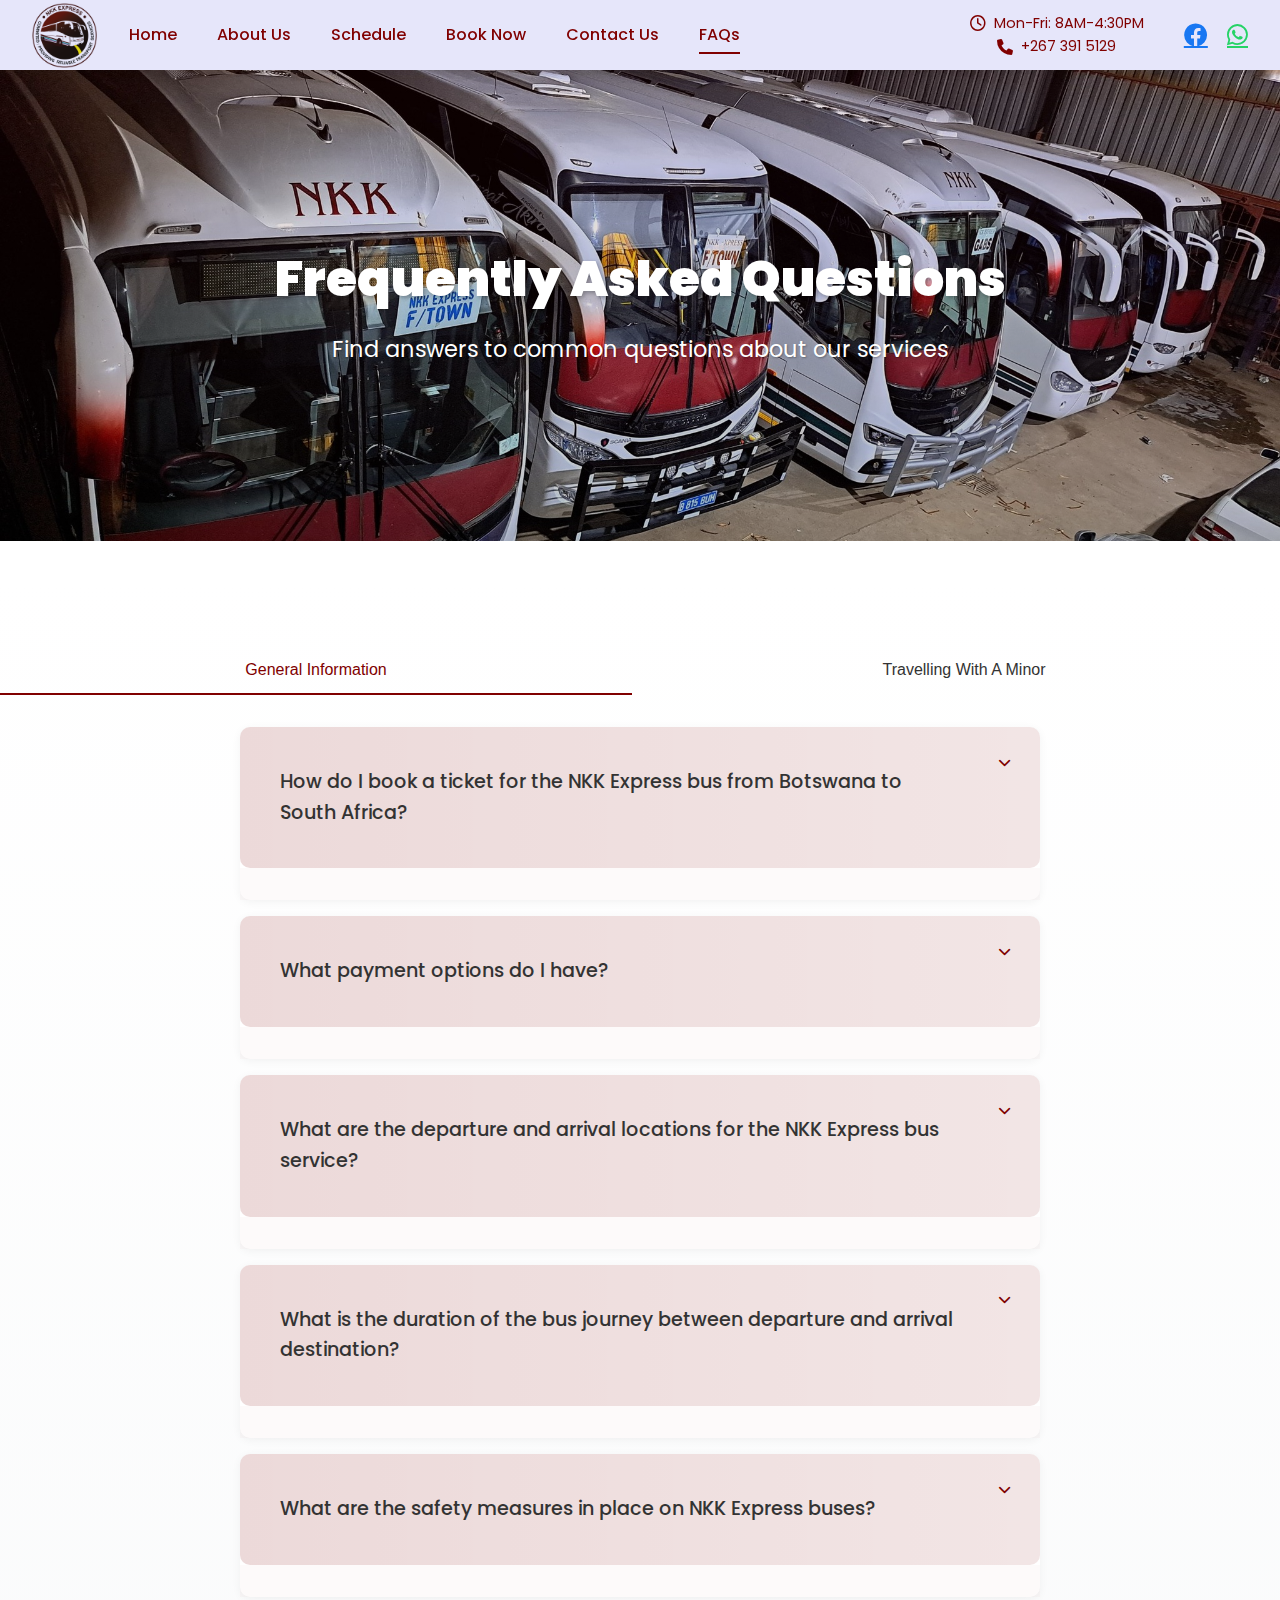
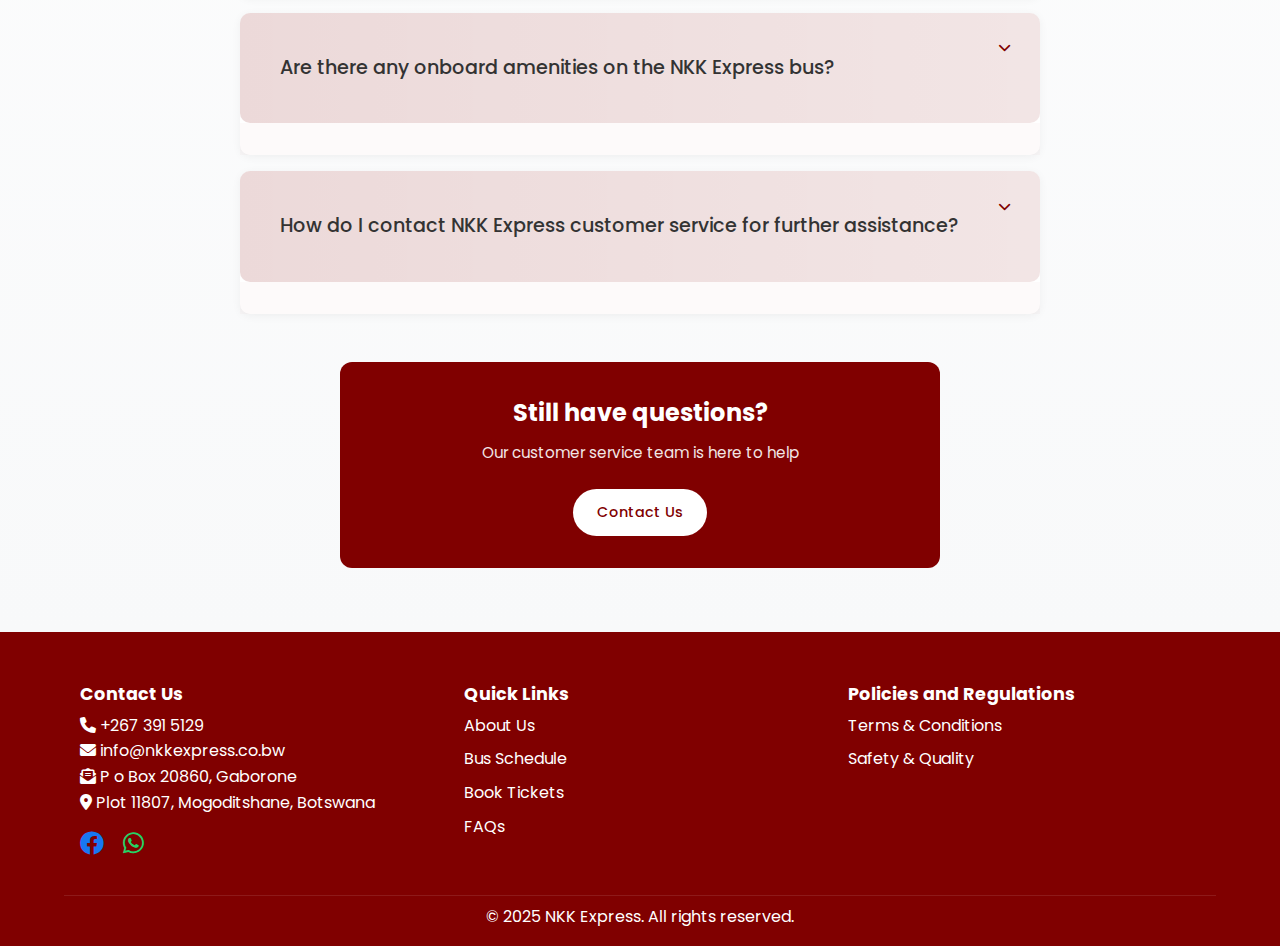
<file: faq.html>
<!DOCTYPE html>
<html lang="en">
<head>
    <meta charset="UTF-8">
    <meta name="viewport" content="width=device-width, initial-scale=1.0">
    <title>FAQs - NKK Express</title>
    <link rel="stylesheet" href="styles.css">
    <link rel="stylesheet" href="https://cdnjs.cloudflare.com/ajax/libs/font-awesome/6.0.0/css/all.min.css">
    <link href="https://fonts.googleapis.com/css2?family=Poppins:wght@300;400;500;600;700&display=swap" rel="stylesheet">
    <style>
        /* Base styles */
        :root {
            --primary-color: #800000;
            --primary-light: rgba(128, 0, 0, 0.1);
            --text-color: #333;
            --spacing-unit: 1rem;
        }

        /* Container responsiveness */
        .container {
            width: 100%;
            max-width: 1200px;
            margin: 0 auto;
            padding: 0 var(--spacing-unit);
        }

        /* Hero section responsiveness */
        .faq-hero {
            height: 53vh;
            background: linear-gradient(rgba(128, 0, 0, 0.1), rgba(0, 0, 0, 0.2)), url('2024/05/All.jpg');
            background-size: cover;
            background-position: center;
            display: flex;
            align-items: center;
            justify-content: center;
            text-align: center;
            position: relative;
            margin-bottom: 40px;
        }

        .faq-hero-content {
            max-width: 800px;
            padding: 30px;
        }

        .faq-hero-content h1 {
            font-size: clamp(2rem, 5vw, 3.1rem);
            margin-bottom: 1rem;
            color: white;
            font-weight: 1000;
            text-shadow: 2px 2px 4px rgba(0, 0, 0, 0.3);
        }

        .faq-hero-content p {
            font-size: clamp(1rem, 2.5vw, 1.4rem);
            color: white;
            line-height: 1.4;
            text-shadow: 1px 1px 2px rgba(0, 0, 0, 0.3);
        }

        /* FAQ Categories responsiveness */
        .faq-categories {
            display: flex;
            flex-wrap: wrap;
            gap: 1rem;
            margin-bottom: 2rem;
        }

        .category-tab {
            flex: 1;
            min-width: 200px;
            padding: 1rem;
            font-size: clamp(0.875rem, 1.5vw, 1rem);
        }

        /* FAQ Items responsiveness */
        .faq-item {
            margin-bottom: 1rem;
        }

        .faq-question h3 {
            font-size: clamp(1rem, 2vw, 1.2rem);
            padding: 1rem;
        }

        .faq-answer {
            font-size: clamp(0.875rem, 1.5vw, 1rem);
            padding: 1rem;
        }

        /* Footer responsiveness */
        .footer-content {
            display: grid;
            grid-template-columns: repeat(auto-fit, minmax(250px, 1fr));
            gap: 2rem;
            padding: 2rem var(--spacing-unit);
        }

        /* Tablet Styles */
        @media (max-width: 1024px) {
            .container {
                padding: 0 1.5rem;
            }

            .faq-hero {
                height: 45vh;
            }

            .category-tab {
                min-width: 180px;
            }
        }

        /* Mobile Styles */
        @media (max-width: 768px) {
            :root {
                --spacing-unit: 0.75rem;
            }

            .faq-hero {
                height: 40vh;
            }

            .category-tab {
                min-width: 100%;
            }

            .faq-question h3 {
                padding: 0.75rem;
            }

            .faq-answer {
                padding: 0.75rem;
            }
        }

        /* Small Mobile Styles */
        @media (max-width: 480px) {
            .container {
                padding: 0 1rem;
            }

            .faq-hero {
                height: 35vh;
            }

            .footer-content {
                grid-template-columns: 1fr;
                gap: 1.5rem;
            }
        }

        /* Print Styles */
        @media print {
            .faq-hero {
                height: auto;
                padding: 2rem 0;
            }

            .faq-hero-content h1 {
                color: var(--text-color);
                text-shadow: none;
            }

            .faq-hero-content p {
                color: var(--text-color);
                text-shadow: none;
            }
        }

        .header {
            background: #e6e6fa;
            box-shadow: 0 2px 10px rgba(0, 0, 0, 0.1);
            position: fixed;
            width: 100%;
            top: 0;
            left: 0;
            z-index: 1000;
            height: 70px;
            transition: all 0.4s cubic-bezier(0.4, 0, 0.2, 1);
        }

        .header.scrolled {
            height: 60px;
            background: rgba(230, 230, 250, 0.98);
            backdrop-filter: blur(8px);
        }

        .navbar {
            display: flex;
            justify-content: space-between;
            align-items: center;
            padding: 0 2rem;
            max-width: 1400px;
            margin: 0 auto;
            height: 100%;
            position: relative;
        }

        .logo {
            height: 70px;
            display: flex;
            align-items: center;
            padding: 3px 0;
        }

        .logo img {
            height: 65px;
            width: auto;
            padding: 0;
            mix-blend-mode: multiply;
            object-fit: contain;
        }

        .header.scrolled .logo img {
            height: 55px;
        }
    </style>
</head>
<body>
    <header class="header">
        <nav class="navbar">
            <div class="logo">
                <a href="index.html">
                    <img src="2024/03/NKK-LOGO-2024-1-1536x1506.png" alt="NKK Express Logo">
                </a>
            </div>
            <div class="nav-toggle" id="navToggle">
                <span class="bar"></span>
                <span class="bar"></span>
                <span class="bar"></span>
            </div>
            <ul class="nav-links">
                <li><a href="index.html">Home</a></li>
                <li><a href="about.html">About Us</a></li>
                <li><a href="schedule.html">Schedule</a></li>
                <li><a href="book.html">Book Now</a></li>
                <li><a href="contact.html">Contact Us</a></li>
                <li><a href="faq.html" class="active">FAQs</a></li>
            </ul>
            <div class="nav-contact">
                <div class="contact-info">
                    <span><i class="far fa-clock"></i> Mon-Fri: 8AM-4:30PM</span>
                    <span><i class="fas fa-phone"></i> +267 391 5129</span>
                </div>
                <div class="nav-social">
                    <a href="https://www.facebook.com/nkkexpress?mibextid=LQQJ4d%20" target="_blank" title="Facebook"><i class="fab fa-facebook"></i></a>
                    <a href="https://api.whatsapp.com/send/?phone=27736155897&text&type=phone_number&app_absent=0" target="_blank" title="WhatsApp"><i class="fab fa-whatsapp"></i></a>
                </div>
            </div>
        </nav>
    </header>

    <main>
        <section class="faq-hero">
            <div class="faq-hero-content">
                <h1>Frequently Asked Questions</h1>
                <p>Find answers to common questions about our services</p>
            </div>
        </section>

        <section class="faq-content">
            <div class="container">
              <!---  <div class="faq-search">
                    <div class="search-wrapper">
                        <i class="fas fa-search"></i>
                        <input type="text" id="faqSearch" placeholder="Search your question here...">
                    </div> -->
                </div>

                <div class="faq-categories">
                    <button class="category-tab active" data-category="general">General Information</button>
                    <button class="category-tab" data-category="minors">Travelling With A Minor</button>
                </div>

                <div class="faq-sections">
                    <div id="general" class="faq-category active">
                        <div class="faq-item">
                            <div class="faq-question">
                                <h3>How do I book a ticket for the NKK Express bus from Botswana to South Africa?</h3>
                                <span class="icon"><i class="fas fa-chevron-down"></i></span>
                            </div>
                            <div class="faq-answer">
                                <p>You can book your ticket online through our website (www.nkkexpress.co.bw) by selecting your desired departure date and time, entering your personal information, and making a payment. Alternatively, you can also book a ticket at one of our ticketing offices in Botswana or South Africa.Another option can be calling our call centre at +267 3915129 / +267 73 189 559 / (South Africa : +27 73 6155 897).

                                    <P>Payment can be made by use of credit card, debit card or bank transfer, PAY TO CELL. Alternatively visit any of our offices where you will find our sales personnel who will be more than willing to assist</P>
                            </div>
                        </div>

                        <div class="faq-item">
                            <div class="faq-question">
                                <h3>What payment options do I have?</h3>
                                <span class="icon"><i class="fas fa-chevron-down"></i></span>
                            </div>
                            <div class="faq-answer">
                                <p>We accept the following payment methods:</p>
                                <ul class="payment-list">
                                    <li><i class="fas fa-money-bill"></i> Cash</li>
                                    <li><i class="far fa-credit-card"></i> Credit Card</li>
                                    <li><i class="fas fa-credit-card"></i> Debit Card</li>
                                    <li><i class="fas fa-university"></i> Bank Transfer (Electronic Banking)</li>
                                    <li><i class="fas fa-mobile-alt"></i> PAY TO CELL</li>
                                    <li><i class="fas fa-landmark"></i> Bank Deposit</li>
                                </ul>
                                <p class="note"><i class="fas fa-info-circle"></i> You can also visit any of our offices where our sales personnel will be happy to assist you.</p>
                            </div>
                        </div>

                        <div class="faq-item">
                            <div class="faq-question">
                                <h3>What are the departure and arrival locations for the NKK Express bus service?</h3>
                                <span class="icon"><i class="fas fa-chevron-down"></i></span>
                            </div>
                            <div class="faq-answer">
                                <div class="route-info">
                                    <h3 class="route-section-title">Botswana Bus Departure Information</h3>
                                    <p class="route-intro">The departure location in Botswana is typically in the capital city of Gaborone at our Head Office for pre-booked buses. Other buses are boarded at the bus rank.</p>

                                    <div class="route-section">
                                        <h4 class="route-title">Gaborone to Johannesburg (O R Tambo International Airport)</h4>
                                        
                                        <div class="departure-info">
                                            <h5>Gaborone Departure</h5>
                                            <ul>
                                                <li><i class="far fa-clock"></i> Departure time: 08:00</li>
                                                <li>
                                                    <i class="fas fa-map-marker-alt"></i> Boarding Locations:
                                                    <ul>
                                                        <li>06:00 - NKK HOUSE (Mogoditshane, Nkovaphire Plot TIBD7, Opposite Tubinite Mail along Gabane Road)</li>
                                                        <li>08:30 - SHELL FILLING STATION RIVERWALK (Opposite Naledi Motors)</li>
                                                    </ul>
                                                </li>
                                                <li class="booking-number"><i class="fas fa-phone"></i> Booking Number: +267 73 189 559</li>
                                            </ul>
                                        </div>

                                        <div class="arrival-info">
                                            <h5>O R Tambo Airport Boarding</h5>
                                            <ul>
                                                <li><i class="fas fa-map-marker-alt"></i> Bus Terminal O R Tambo Airport (Behind InterContinental Johannesburg O R Tambo Airport Hotel)</li>
                                            </ul>
                                        </div>
                                    </div>

                                    <div class="route-section">
                                        <h4 class="route-title">Gaborone-Maun Route</h4>
                                        
                                        <div class="departure-info">
                                            <h5>Gaborone Departure</h5>
                                            <ul>
                                                <li><i class="far fa-clock"></i> Departure time: 18:30</li>
                                                <li><i class="fas fa-map-marker-alt"></i> Boarding: Gaborone Bus Rank</li>
                                            </ul>
                                        </div>

                                        <div class="arrival-info">
                                            <h5>Maun Arrival</h5>
                                            <ul>
                                                <li><i class="far fa-clock"></i> Departure time: 18:30</li>
                                                <li><i class="fas fa-map-marker-alt"></i> Boarding: Maun Bus Rank</li>
                                            </ul>
                                        </div>
                                    </div>

                                    <div class="route-section">
                                        <h4 class="route-title">Francistown - Maun Route via Letlhakane</h4>
                                        
                                        <div class="departure-info">
                                            <h5>Francistown Departure</h5>
                                            <ul>
                                                <li><i class="far fa-clock"></i> Departure time: 23:30</li>
                                                <li><i class="fas fa-map-marker-alt"></i> Boarding: Francistown Bus Rank</li>
                                            </ul>
                                        </div>

                                        <div class="arrival-info">
                                            <h5>Maun Arrival</h5>
                                            <ul>
                                                <li><i class="far fa-clock"></i> Departure time: 20:00</li>
                                                <li><i class="fas fa-map-marker-alt"></i> Boarding: Maun Bus Rank</li>
                                            </ul>
                                        </div>
                                    </div>
                                </div>
                            </div>
                        </div>

                        <div class="faq-item">
                            <div class="faq-question">
                                <h3>What is the duration of the bus journey between departure and arrival destination?</h3>
                                <span class="icon"><i class="fas fa-chevron-down"></i></span>
                            </div>
                            <div class="faq-answer">
                                <div class="route-info">
                                    <div class="route-section">
                                        <h4 class="route-title">Gaborone to Johannesburg (O R Tambo International Airport)</h4>
                                        <div class="journey-duration">
                                            <i class="fas fa-clock"></i>
                                            <p>The duration of the bus journey can vary depending on traffic and road conditions, but it typically takes around <strong>5–6 hours</strong> to travel between Botswana and South Africa.</p>
                                        </div>
                                    </div>

                                    <div class="route-section">
                                        <h4 class="route-title">Gaborone – Maun Route</h4>
                                        <div class="journey-duration">
                                            <i class="fas fa-clock"></i>
                                            <p>The duration of the bus journey can vary depending on traffic and road conditions, but it typically takes around <strong>10–11 hours</strong> to travel between Gaborone and Maun.</p>
                                        </div>
                                    </div>

                                    <div class="route-section">
                                        <h4 class="route-title">Francistown – Maun Route via Letlhakane</h4>
                                        <div class="journey-duration">
                                            <i class="fas fa-clock"></i>
                                            <p>The duration of the bus journey can vary depending on traffic and road conditions, but it typically takes around <strong>8–9 hours</strong> to travel between Francistown and Maun.</p>
                                        </div>
                                    </div>
                                </div>
                            </div>
                        </div>

                        <div class="faq-item">
                            <div class="faq-question">
                                <h3>What are the safety measures in place on NKK Express buses?</h3>
                                <span class="icon"><i class="fas fa-chevron-down"></i></span>
                            </div>
                            <div class="faq-answer">
                                <p>We maintain strict safety protocols including regular vehicle maintenance, experienced drivers, and adherence to all safety regulations.</p>
                            </div>
                        </div>

                        <div class="faq-item">
                            <div class="faq-question">
                                <h3>Are there any onboard amenities on the NKK Express bus?</h3>
                                <span class="icon"><i class="fas fa-chevron-down"></i></span>
                            </div>
                            <div class="faq-answer">
                                <p>Yes, our buses are equipped with air conditioning, comfortable seating, onboard entertainment, and restroom facilities.</p>
                            </div>
                        </div>

                        <div class="faq-item">
                            <div class="faq-question">
                                <h3>How do I contact NKK Express customer service for further assistance?</h3>
                                <span class="icon"><i class="fas fa-chevron-down"></i></span>
                            </div>
                            <div class="faq-answer">
                                <p>You can reach our customer service team through phone at +267 391 5129, email at info@nkkexpress.co.bw, or visit our office during business hours.</p>
                            </div>
                        </div>
                    </div>

                    <div id="minors" class="faq-category">
                        <div class="faq-item">
                            <div class="faq-question">
                                <h3>What are the requirements for traveling with a minor on NKK Express bus services between Botswana and South Africa?</h3>
                                <span class="icon"><i class="fas fa-chevron-down"></i></span>
                            </div>
                            <div class="faq-answer">
                                <p>Minors must have valid travel documentation and parental consent forms. Additional requirements may apply based on current regulations.</p>
                            </div>
                        </div>

                        <div class="faq-item">
                            <div class="faq-question">
                                <h3>Can minors travel alone on NKK Express buses between Botswana and South Africa?</h3>
                                <span class="icon"><i class="fas fa-chevron-down"></i></span>
                            </div>
                            <div class="faq-answer">
                                <p>Minors under the age of 18 are allowed to travel alone on NKK Express buses; however, they must have all the necessary travel documentation and parental consent forms in place. We also recommend that parents or guardians inform our staff of the minor traveling alone for added safety and assistance during the journey.</p>
                            </div>
                        </div>

                        <div class="faq-item">
                            <div class="faq-question">
                                <h3>Are there any restrictions on the times minors can travel on NKK Express buses?</h3>
                                <span class="icon"><i class="fas fa-chevron-down"></i></span>
                            </div>
                            <div class="faq-answer">
                                <p>Please contact our customer service for specific information about travel time restrictions for minors.</p>
                            </div>
                        </div>

                        <div class="faq-item">
                            <div class="faq-question">
                                <h3>How do I pay for a ticket for a minor traveling on NKK Express buses?</h3>
                                <span class="icon"><i class="fas fa-chevron-down"></i></span>
                            </div>
                            <div class="faq-answer">
                                <p>Tickets for minors can be purchased through our standard booking channels. Special rates may apply for children under certain ages.</p>
                            </div>
                        </div>

                        <div class="faq-item">
                            <div class="faq-question">
                                <h3>Can I make changes to a booking for a minor traveling on NKK Express buses?</h3>
                                <span class="icon"><i class="fas fa-chevron-down"></i></span>
                            </div>
                            <div class="faq-answer">
                                <p>Yes, booking changes can be made subject to our standard booking modification policies. Contact our customer service for assistance.</p>
                            </div>
                        </div>
                    </div>
                </div>

                <div class="faq-contact">
                    <h3>Still have questions?</h3>
                    <p>Our customer service team is here to help</p>
                    <a href="contact.html" class="contact-button">Contact Us</a>
                </div>
            </div>
        </section>
    </main>

    <footer class="footer">
        <div class="footer-content">
            <div class="footer-section">
                <h3>Contact Us</h3>
                <p><i class="fas fa-phone"></i> +267 391 5129</p>
                <p><i class="fas fa-envelope"></i> info@nkkexpress.co.bw</p>
                <p><i class="fas fa-envelope-open-text"></i> P o Box 20860, Gaborone </p>
                <p><i class="fas fa-map-marker-alt"></i> Plot 11807, Mogoditshane, Botswana</p>
                <div class="social-links">
                    <a href="https://www.facebook.com/nkkexpress?mibextid=LQQJ4d%20" target="_blank" title="Facebook"><i class="fab fa-facebook"></i></a>
                    <a href="https://api.whatsapp.com/send/?phone=27736155897&text&type=phone_number&app_absent=0" target="_blank" title="WhatsApp"><i class="fab fa-whatsapp"></i></a>
                </div>
            </div>
            <div class="footer-section">
                <h3>Quick Links</h3>
                <ul>
                    <li><a href="about.html">About Us</a></li>
                    <li><a href="schedule.html">Bus Schedule</a></li>
                    <li><a href="book.html">Book Tickets</a></li>
                    <li><a href="faq.html">FAQs</a></li>
                </ul>
            </div>
            <div class="footer-section">
                <h3>Policies and Regulations</h3>
                <ul>
                    <li><a href="Terms and Conditions of NKK Express Passenger Transport Website.pdf" target="_blank">Terms & Conditions</a></li>
                    <li><a href="Safety & Quality.pdf" target="_blank">Safety & Quality</a></li>
                </ul>
            </div>
        </div>
        <div class="footer-bottom">
            <p>&copy; 2025 NKK Express. All rights reserved.</p>
        </div>
    </footer>

    <script>
        // FAQ Accordion Functionality
        document.addEventListener('DOMContentLoaded', function() {
            // FAQ Items Click Handling
            const faqItems = document.querySelectorAll('.faq-item');
            faqItems.forEach(item => {
                const question = item.querySelector('.faq-question');
                const answer = item.querySelector('.faq-answer');
                
                question.addEventListener('click', () => {
                    const isActive = item.classList.contains('active');
                    
                    // Close all other items
                    faqItems.forEach(otherItem => {
                        if (otherItem !== item) {
                            otherItem.classList.remove('active');
                            const otherAnswer = otherItem.querySelector('.faq-answer');
                            otherAnswer.style.maxHeight = null;
                        }
                    });
                    
                    // Toggle current item
                    item.classList.toggle('active');
                    
                    // Handle answer height
                    if (!isActive) {
                        answer.style.maxHeight = answer.scrollHeight + "px";
                    } else {
                        answer.style.maxHeight = null;
                    }
                });
            });

            // FAQ Category Tabs
            const categoryTabs = document.querySelectorAll('.category-tab');
            const faqCategories = document.querySelectorAll('.faq-category');
            
            categoryTabs.forEach(tab => {
                tab.addEventListener('click', () => {
                    const category = tab.getAttribute('data-category');
                    
                    // Update active tab
                    categoryTabs.forEach(t => t.classList.remove('active'));
                    tab.classList.add('active');
                    
                    // Show selected category
                    faqCategories.forEach(cat => {
                        cat.classList.remove('active');
                        if (cat.id === category) {
                            cat.classList.add('active');
                        }
                    });

                    // Reset all accordions when switching categories
                    faqItems.forEach(item => {
                        item.classList.remove('active');
                        const answer = item.querySelector('.faq-answer');
                        answer.style.maxHeight = null;
                    });
                });
            });

            // FAQ Search Functionality
            const searchInput = document.getElementById('faqSearch');
            if (searchInput) {
                searchInput.addEventListener('input', (e) => {
                    const searchTerm = e.target.value.toLowerCase();
                    
                    faqItems.forEach(item => {
                        const question = item.querySelector('.faq-question h3').textContent.toLowerCase();
                        const answer = item.querySelector('.faq-answer p').textContent.toLowerCase();
                        
                        if (question.includes(searchTerm) || answer.includes(searchTerm)) {
                            item.style.display = 'block';
                            // Show the category containing matching items
                            const category = item.closest('.faq-category');
                            if (category) {
                                categoryTabs.forEach(tab => {
                                    if (tab.getAttribute('data-category') === category.id) {
                                        tab.click();
                                    }
                                });
                            }
                        } else {
                            item.style.display = 'none';
                        }
                    });

                    // If search is empty, reset to default view
                    if (searchTerm === '') {
                        faqItems.forEach(item => {
                            item.style.display = 'block';
                        });
                    }
                });
            }
        });
    </script>

    <script src="script.js"></script>
</body>
</html>
</file>
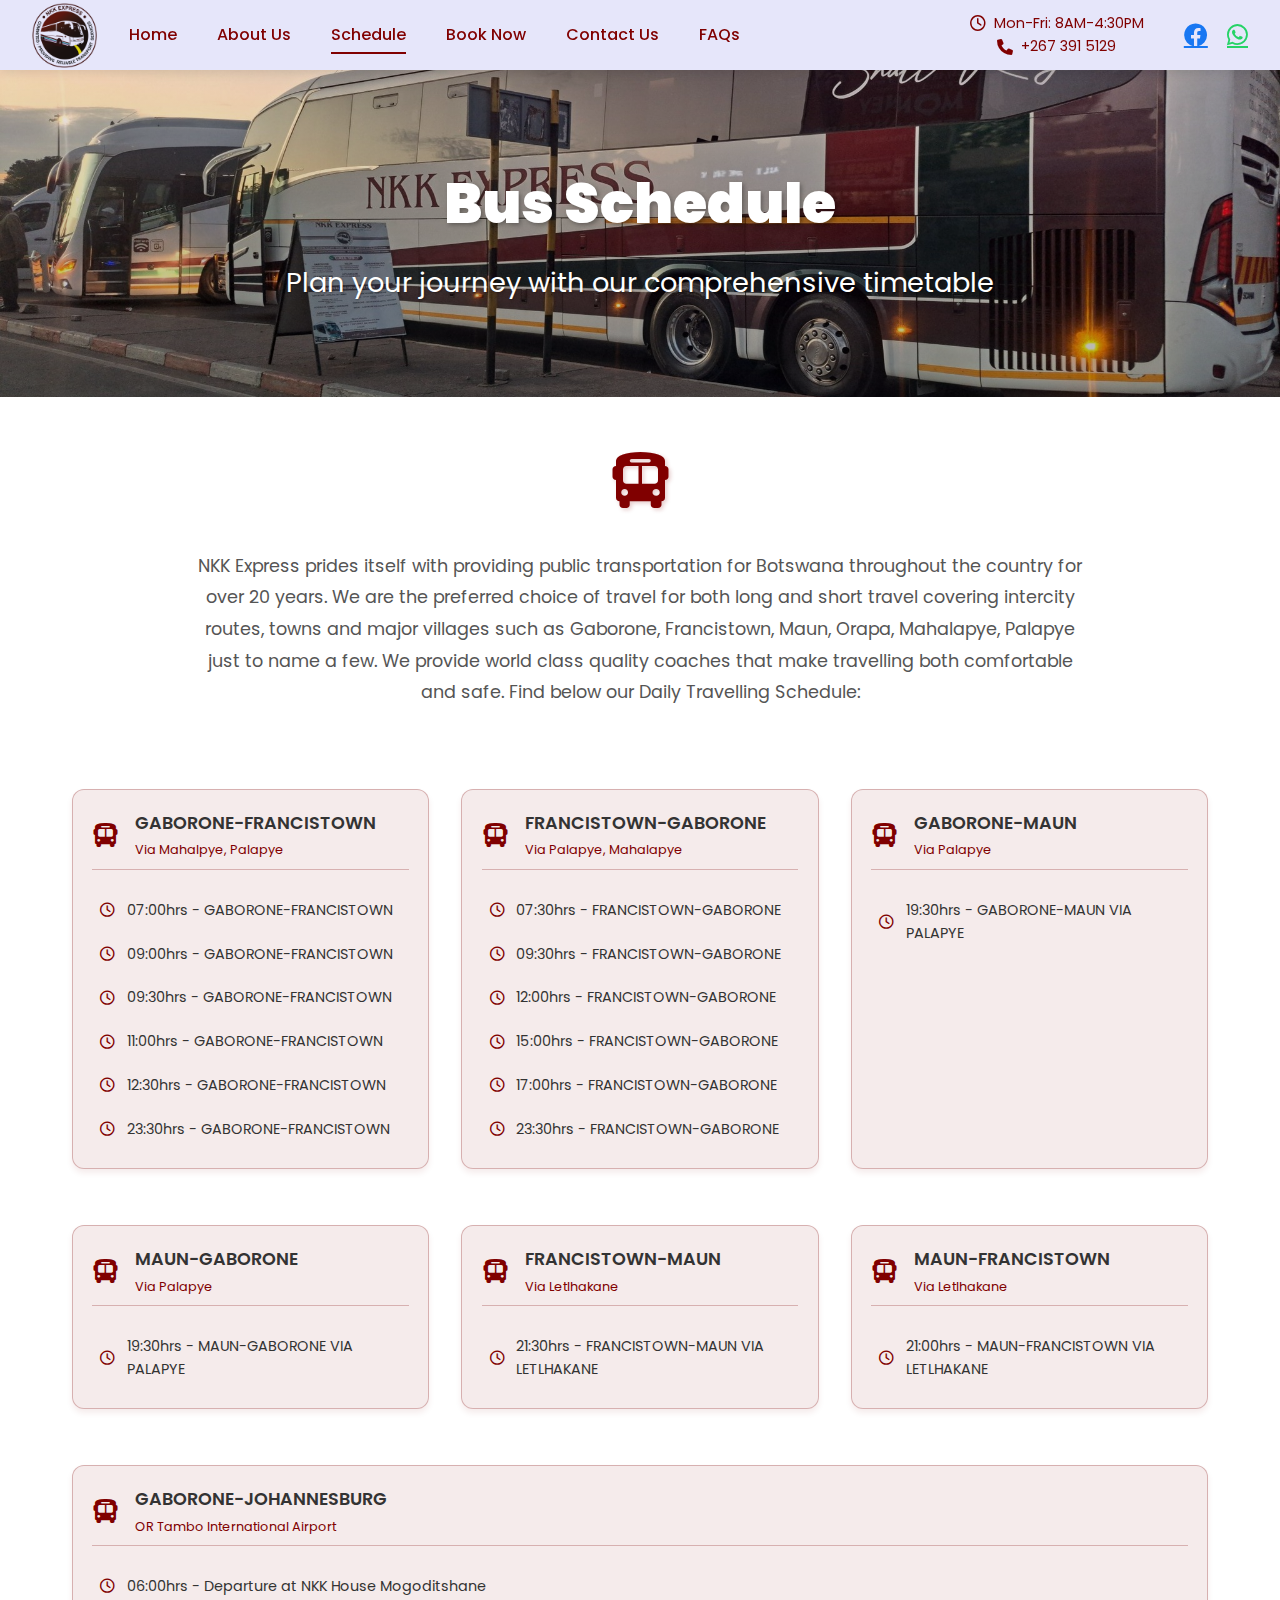
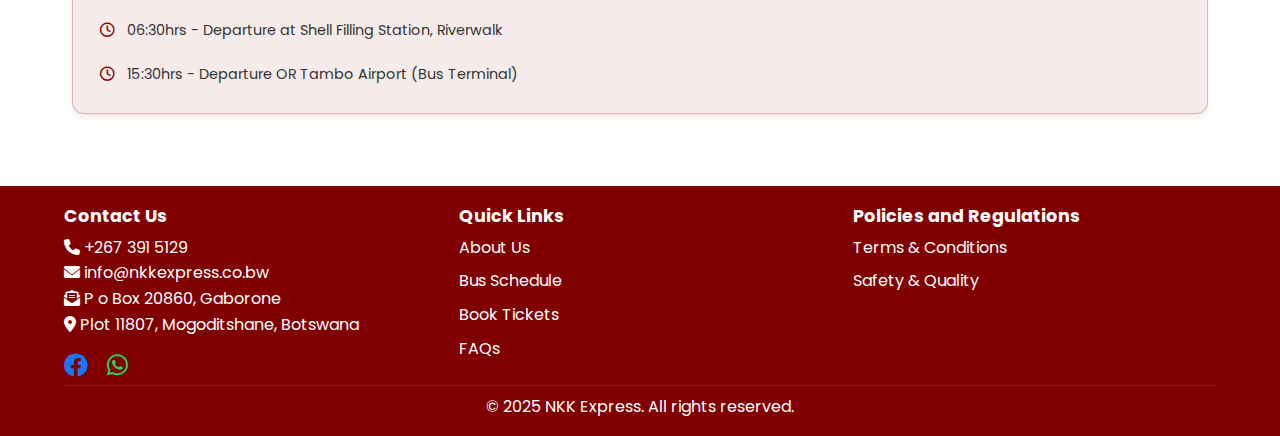
<file: schedule.html>
<!DOCTYPE html>
<html lang="en">
<head>
    <meta charset="UTF-8">
    <meta name="viewport" content="width=device-width, initial-scale=1.0">
    <title>Bus Schedule - NKK Express</title>
    <link rel="stylesheet" href="styles.css">
    <link rel="stylesheet" href="https://cdnjs.cloudflare.com/ajax/libs/font-awesome/6.0.0/css/all.min.css">
    <link href="https://fonts.googleapis.com/css2?family=Poppins:wght@300;400;500;600;700&display=swap" rel="stylesheet">
    <style>
        .schedule-hero {
            height: 37vh;
            background: linear-gradient(rgba(128, 0, 0, 0.1), rgba(0, 0, 0, 0.3)), url('2024/05/Rein.jpg');
            background-size: cover;
            background-position: center;
            display: flex;
            align-items: center;
            justify-content: center;
            text-align: center;
            position: relative;
            margin-bottom: 40px;
        }

        .schedule-hero-content {
            max-width: 800px;
            padding: 30px;
        }

        .schedule-hero-content h1 {
            font-size: 3.5rem;
            margin-bottom: 1rem;
            color: white;
            font-weight: 1000;
            text-shadow: 2px 2px 4px rgba(0, 0, 0, 0.3);
        }

        .schedule-hero-content p {
            font-size: 1.7rem;
            color: white;
            line-height: 1.4;
            text-shadow: 1px 1px 2px rgba(0, 0, 0, 0.3);
        }

        @media (max-width: 768px) {
            .schedule-hero {
                height: 40vh;
            }

            .schedule-hero-content h1 {
                font-size: 2.5rem;
            }

            .schedule-hero-content p {
                font-size: 1rem;
            }
        }

        .header {
            background: #e6e6fa;
            box-shadow: 0 2px 10px rgba(0, 0, 0, 0.1);
            position: fixed;
            width: 100%;
            top: 0;
            left: 0;
            z-index: 1000;
            height: 70px;
            transition: all 0.4s cubic-bezier(0.4, 0, 0.2, 1);
        }

        .header.scrolled {
            height: 60px;
            background: rgba(230, 230, 250, 0.98);
            backdrop-filter: blur(8px);
        }

        .navbar {
            display: flex;
            justify-content: space-between;
            align-items: center;
            padding: 0 2rem;
            max-width: 1400px;
            margin: 0 auto;
            height: 100%;
            position: relative;
        }

        .logo {
            height: 70px;
            display: flex;
            align-items: center;
            padding: 3px 0;
        }

        .logo img {
            height: 65px;
            width: auto;
            padding: 0;
            mix-blend-mode: multiply;
            object-fit: contain;
        }

        .header.scrolled .logo img {
            height: 55px;
        }
    </style>
</head>
<body>
    <header class="header">
        <nav class="navbar">
            <div class="logo">
                <a href="index.html">
                    <img src="2024/03/NKK-LOGO-2024-1-1536x1506.png" alt="NKK Express Logo">
                </a>
            </div>
            <div class="nav-toggle" id="navToggle">
                <span class="bar"></span>
                <span class="bar"></span>
                <span class="bar"></span>
            </div>
            <ul class="nav-links">
                <li><a href="index.html">Home</a></li>
                <li><a href="about.html">About Us</a></li>
                <li><a href="schedule.html" class="active">Schedule</a></li>
                <li><a href="book.html">Book Now</a></li>
                <li><a href="contact.html">Contact Us</a></li>
                <li><a href="faq.html">FAQs</a></li>
            </ul>
            <div class="nav-contact">
                <div class="contact-info">
                    <span><i class="far fa-clock"></i> Mon-Fri: 8AM-4:30PM</span>
                    <span><i class="fas fa-phone"></i> +267 391 5129</span>
                </div>
                <div class="nav-social">
                    <a href="https://www.facebook.com/nkkexpress?mibextid=LQQJ4d%20" target="_blank" title="Facebook"><i class="fab fa-facebook"></i></a>
                    <a href="https://api.whatsapp.com/send/?phone=27736155897&text&type=phone_number&app_absent=0" target="_blank" title="WhatsApp"><i class="fab fa-whatsapp"></i></a>
                </div>
            </div>
        </nav>
    </header>

    <main class="main-no-banner">
        <section class="schedule-hero">
            <div class="schedule-hero-content">
                <h1>Bus Schedule</h1>
                <p>Plan your journey with our comprehensive timetable</p>
            </div>
        </section>

        <section class="schedule-content">
            <div class="schedule-intro">
                <div class="intro-icon">
                    <i class="fas fa-bus"></i>
                </div>
                <p class="schedule-description">NKK Express prides itself with providing public transportation for Botswana throughout the country for over 20 years. We are the preferred choice of travel for both long and short travel covering intercity routes, towns and major villages such as Gaborone, Francistown, Maun, Orapa, Mahalapye, Palapye just to name a few. We provide world class quality coaches that make travelling both comfortable and safe. Find below our Daily Travelling Schedule:</p>
            </div>

            <div class="schedule-grid">
                <!-- Gaborone-Francistown Route -->
                <div class="schedule-card">
                    <div class="schedule-header">
                        <i class="fas fa-bus"></i>
                        <div class="header-text">
                            <h2>GABORONE-FRANCISTOWN</h2>
                            <span class="route-type">Via Mahalpye, Palapye</span>
                        </div>
                    </div>
                    <div class="schedule-times">
                        <div class="time-slot">
                            <i class="far fa-clock"></i>
                            <span>07:00hrs - GABORONE-FRANCISTOWN</span>
                        </div>
                        <div class="time-slot">
                            <i class="far fa-clock"></i>
                            <span>09:00hrs - GABORONE-FRANCISTOWN</span>
                        </div>
                        <div class="time-slot">
                            <i class="far fa-clock"></i>
                            <span>09:30hrs - GABORONE-FRANCISTOWN</span>
                        </div>
                        <div class="time-slot">
                            <i class="far fa-clock"></i>
                            <span>11:00hrs - GABORONE-FRANCISTOWN</span>
                        </div>
                        <div class="time-slot">
                            <i class="far fa-clock"></i>
                            <span>12:30hrs - GABORONE-FRANCISTOWN</span>
                        </div>
                        <div class="time-slot">
                            <i class="far fa-clock"></i>
                            <span>23:30hrs - GABORONE-FRANCISTOWN</span>
                        </div>
                    </div>
                </div>

                <!-- Francistown-Gaborone Route -->
                <div class="schedule-card">
                    <div class="schedule-header">
                        <i class="fas fa-bus fa-flip-horizontal"></i>
                        <div class="header-text">
                            <h2>FRANCISTOWN-GABORONE</h2>
                            <span class="route-type">Via Palapye, Mahalapye</span>
                        </div>
                    </div>
                    <div class="schedule-times">
                        <div class="time-slot">
                            <i class="far fa-clock"></i>
                            <span>07:30hrs - FRANCISTOWN-GABORONE</span>
                        </div>
                        <div class="time-slot">
                            <i class="far fa-clock"></i>
                            <span>09:30hrs - FRANCISTOWN-GABORONE</span>
                        </div>
                        <div class="time-slot">
                            <i class="far fa-clock"></i>
                            <span>12:00hrs - FRANCISTOWN-GABORONE</span>
                        </div>
                        <div class="time-slot">
                            <i class="far fa-clock"></i>
                            <span>15:00hrs - FRANCISTOWN-GABORONE</span>
                        </div>
                        <div class="time-slot">
                            <i class="far fa-clock"></i>
                            <span>17:00hrs - FRANCISTOWN-GABORONE</span>
                        </div>
                        <div class="time-slot">
                            <i class="far fa-clock"></i>
                            <span>23:30hrs - FRANCISTOWN-GABORONE</span>
                        </div>
                    </div>
                </div>

                <!-- Gaborone-Maun Route -->
                <div class="schedule-card">
                    <div class="schedule-header">
                        <i class="fas fa-bus"></i>
                        <div class="header-text">
                            <h2>GABORONE-MAUN</h2>
                            <span class="route-type">Via Palapye</span>
                        </div>
                    </div>
                    <div class="schedule-times">
                        <div class="time-slot">
                            <i class="far fa-clock"></i>
                            <span>19:30hrs - GABORONE-MAUN VIA PALAPYE</span>
                        </div>
                    </div>
                </div>

                <!-- Maun-Gaborone Route -->
                <div class="schedule-card">
                    <div class="schedule-header">
                        <i class="fas fa-bus fa-flip-horizontal"></i>
                        <div class="header-text">
                            <h2>MAUN-GABORONE</h2>
                            <span class="route-type">Via Palapye</span>
                        </div>
                    </div>
                    <div class="schedule-times">
                        <div class="time-slot">
                            <i class="far fa-clock"></i>
                            <span>19:30hrs - MAUN-GABORONE VIA PALAPYE</span>
                        </div>
                    </div>
                </div>

                <!-- Francistown-Maun Route -->
                <div class="schedule-card">
                    <div class="schedule-header">
                        <i class="fas fa-bus"></i>
                        <div class="header-text">
                            <h2>FRANCISTOWN-MAUN</h2>
                            <span class="route-type">Via Letlhakane</span>
                        </div>
                    </div>
                    <div class="schedule-times">
                        <div class="time-slot">
                            <i class="far fa-clock"></i>
                            <span>21:30hrs - FRANCISTOWN-MAUN VIA LETLHAKANE</span>
                        </div>
                    </div>
                </div>

                <!-- Maun-Francistown Route -->
                <div class="schedule-card">
                    <div class="schedule-header">
                        <i class="fas fa-bus fa-flip-horizontal"></i>
                        <div class="header-text">
                            <h2>MAUN-FRANCISTOWN</h2>
                            <span class="route-type">Via Letlhakane</span>
                        </div>
                    </div>
                    <div class="schedule-times">
                        <div class="time-slot">
                            <i class="far fa-clock"></i>
                            <span>21:00hrs - MAUN-FRANCISTOWN VIA LETLHAKANE</span>
                        </div>
                    </div>
                </div>

                <!-- Johannesburg Route -->
                <div class="schedule-card full-width special-route">
                    <div class="schedule-header">
                        <i class="fas fa-bus"></i>
                        <div class="header-text">
                            <h2>GABORONE-JOHANNESBURG</h2>
                            <span class="route-type">OR Tambo International Airport</span>
                        </div>
                    </div>
                    <div class="schedule-times">
                        <div class="time-slot">
                            <i class="far fa-clock"></i>
                            <span>06:00hrs - Departure at NKK House Mogoditshane</span>
                        </div>
                        <div class="time-slot">
                            <i class="far fa-clock"></i>
                            <span>06:30hrs - Departure at Shell Filling Station, Riverwalk</span>
                        </div>
                        <div class="time-slot">
                            <i class="far fa-clock"></i>
                            <span>15:30hrs - Departure OR Tambo Airport (Bus Terminal)</span>
                        </div>
                    </div>
                </div>
            </div>
        </section>
    </main>

    <footer class="footer">
        <div class="footer-content">
            <div class="footer-section">
                <h3>Contact Us</h3>
                <p><i class="fas fa-phone"></i> +267 391 5129</p>
                <p><i class="fas fa-envelope"></i> info@nkkexpress.co.bw</p>
                <p><i class="fas fa-envelope-open-text"></i> P o Box 20860, Gaborone </p>
                <p><i class="fas fa-map-marker-alt"></i> Plot 11807, Mogoditshane, Botswana</p>
                <div class="social-links">
                    <a href="https://www.facebook.com/nkkexpress?mibextid=LQQJ4d%20" target="_blank" title="Facebook"><i class="fab fa-facebook"></i></a>
                    <a href="https://api.whatsapp.com/send/?phone=27736155897&text&type=phone_number&app_absent=0" target="_blank" title="WhatsApp"><i class="fab fa-whatsapp"></i></a>
                </div>
            </div>
            <div class="footer-section">
                <h3>Quick Links</h3>
                <ul>
                    <li><a href="about.html">About Us</a></li>
                    <li><a href="schedule.html">Bus Schedule</a></li>
                    <li><a href="book.html">Book Tickets</a></li>
                    <li><a href="faq.html">FAQs</a></li>
                </ul>
            </div>
            <div class="footer-section">
                <h3>Policies and Regulations</h3>
                <ul>
                    <li><a href="Terms and Conditions of NKK Express Passenger Transport Website.pdf" target="_blank">Terms & Conditions</a></li>
                    <li><a href="Safety & Quality.pdf" target="_blank">Safety & Quality</a></li>
                </ul>
            </div>
        </div>
        <div class="footer-bottom">
            <p>&copy; 2025 NKK Express. All rights reserved.</p>
        </div>
    </footer>

    <script src="script.js"></script>
</body>
</html>
</file>
<file: styles.css>
/* Reset and Base Styles */
:root {
    --primary-color: #800000; /* Maroon */
    --primary-dark: #600000;
    --primary-light: #a00000;
    --accent-color: #d4af37; /* Gold accent */
    --text-dark: #333;
    --text-light: #fff;
    --background-light: #f8f9fa;
    --border-color: #ddd;
}

* {
    margin: 0;
    padding: 0;
    box-sizing: border-box;
}

body {
    font-family: 'Poppins', sans-serif;
    line-height: 1.6;
    color: #333;
}

/* Header and Navigation */
.header {
    background: #e6e6fa;
    box-shadow: 0 2px 10px rgba(0, 0, 0, 0.1);
    position: fixed;
    width: 100%;
    top: 0;
    left: 0;
    z-index: 1000;
    height: 100px;
    transition: all 0.4s cubic-bezier(0.4, 0, 0.2, 1);
}

.header.scrolled {
    height: 80px;
    background: rgba(230, 230, 250, 0.98);
    backdrop-filter: blur(8px);
}

.header.scrolled .logo img {
    height: 77px;
    transition: height 0.4s cubic-bezier(0.4, 0, 0.2, 1);
}

.navbar {
    display: flex;
    justify-content: space-between;
    align-items: center;
    padding: 0 2rem 0 2rem;
    max-width: 1400px;
    margin: 0 auto;
    height: 100%;
    position: relative;
}

.logo {
    height: 100px;
    display: flex;
    align-items: center;
    padding: 3px 0 0 0.1rem; /* Add top and left padding */
}

.logo a {
    text-decoration: none;
    color: #1a73e8;
    font-size: 1.5rem;
    font-weight: 700;
    height: 100%;
    display: flex;
    align-items: center;
}

.logo img {
    height: 97px;
    width: auto;
    padding: 0;
    mix-blend-mode: multiply; /* Helps logo blend with background */
    object-fit: contain;
}

.nav-banner {
    width: 100%;
    height: 300px;
    object-fit: cover;
    margin-top: 90px;
}

.nav-links {
    display: flex;
    list-style: none;
    gap: 2.5rem;
    margin-left: 2rem;
    margin-right: 2rem;
}

.nav-links a {
    text-decoration: none;
    color: var(--primary-color);
    font-weight: 500;
    position: relative;
    padding: 0.5rem 0;
    transition: color 0.3s ease;
}

.nav-links a::after {
    content: '';
    position: absolute;
    bottom: 0;
    left: 0;
    width: 0;
    height: 2px;
    background-color: var(--primary-color);
    transition: width 0.3s ease;
}

.nav-links a:hover::after,
.nav-links a.active::after {
    width: 100%;
}

.nav-toggle {
    display: none;
    font-size: 1.5rem;
    cursor: pointer;
    width: 40px;
    height: 40px;
    position: relative;
    background: transparent;
    border: none;
    padding: 0;
    z-index: 1001;
}

.nav-toggle .bar {
    display: block;
    width: 25px;
    height: 2px;
    background: var(--primary-color);
    position: absolute;
    left: 50%;
    transform: translateX(-50%);
    transition: all 0.3s ease;
}

.nav-toggle .bar:nth-child(1) { top: 12px; }
.nav-toggle .bar:nth-child(2) { top: 19px; }
.nav-toggle .bar:nth-child(3) { top: 26px; }

.nav-toggle.active .bar:nth-child(1) {
    transform: translateX(-50%) rotate(45deg);
    top: 19px;
}

.nav-toggle.active .bar:nth-child(2) {
    opacity: 0;
}

.nav-toggle.active .bar:nth-child(3) {
    transform: translateX(-50%) rotate(-45deg);
    top: 19px;
}

.nav-social {
    display: flex;
    align-items: center;
    gap: 1.2rem;
    margin-right: 0;
}

.nav-social a {
    font-size: 1.5rem;
    transition: all 0.3s ease;
    display: flex;
    align-items: center;
    justify-content: center;
}

.nav-social a[title="Facebook"] {
    color: #1877f2;
}

.nav-social a[title="WhatsApp"] {
    color: #25d366;
}

.nav-social a:hover {
    opacity: 0.8;
    transform: translateY(-2px);
}

.nav-contact {
    display: flex;
    align-items: center;
    gap: 2.5rem;
    margin-left: auto;
}

.contact-info {
    display: flex;
    flex-direction: column;
    gap: 0;
    text-align: center;
    font-size: 0.9rem;
    color: var(--primary-color);
    transition: all 0.3s ease;
}

.contact-info span {
    display: flex;
    align-items: center;
    justify-content: center;
    gap: 0.5rem;
    white-space: nowrap;
    transition: transform 0.3s ease;
}

.contact-info span:hover {
    transform: translateY(-1px);
}

.contact-info i {
    font-size: 1rem;
    color: var(--primary-color);
}

/* Gateway Section */
.gateway-section {
    padding: 5rem 0;
    background: linear-gradient(to bottom right, #fff, #f8f9fa);
    overflow: hidden;
}

.gateway-grid {
    display: grid;
    grid-template-columns: 1fr 1fr;
    gap: 4rem;
    align-items: center;
}

.gateway-content {
    padding-right: 2rem;
}

.gateway-content h1 {
    font-size: 2.8rem;
    color: var(--primary-color);
    margin-bottom: 1.5rem;
    line-height: 1.2;
    font-weight: 600;
}

.gateway-content p {
    font-size: 1.1rem;
    color: var(--text-dark);
    margin-bottom: 2.5rem;
    line-height: 1.6;
    opacity: 0.9;
}

.stats-container {
    display: flex;
    gap: 4rem;
}

.stat-item {
    display: flex;
    flex-direction: column;
    gap: 0.5rem;
}

.stat-number {
    font-size: 3.5rem;
    font-weight: 700;
    color: var(--primary-color);
    line-height: 1;
}

.stat-label {
    font-size: 1.1rem;
    color: var(--text-dark);
    opacity: 0.8;
}

.gateway-image {
    position: relative;
    border-radius: 20px;
    overflow: hidden;
    box-shadow: 0 20px 40px rgba(0, 0, 0, 0.1);
    transform: perspective(1000px) rotateY(-5deg);
    transition: transform 0.5s ease;
}

.gateway-image:hover {
    transform: perspective(1000px) rotateY(0deg);
}

.gateway-image img {
    width: 100%;
    height: 100%;
    object-fit: cover;
    transition: transform 0.5s ease;
}

.gateway-image:hover img {
    transform: scale(1.05);
}

@media (max-width: 992px) {
    .gateway-section {
        padding: 6rem 0 3rem;
    }

    .gateway-grid {
        grid-template-columns: 1fr;
        gap: 3rem;
    }

    .gateway-content {
        padding-right: 0;
        text-align: center;
    }

    .gateway-content h1 {
        font-size: 2.4rem;
    }

    .stats-container {
        justify-content: center;
    }

    .gateway-image {
        transform: none;
        max-width: 600px;
        margin: 0 auto;
    }
}

@media (max-width: 768px) {
    .gateway-section {
        padding: 5rem 0 2rem;
    }

    .gateway-content h1 {
        font-size: 2rem;
    }

    .stats-container {
        gap: 2rem;
    }

    .stat-number {
        font-size: 2.8rem;
    }
}

/* Services Section */
.services-section {
    padding: 5rem 0;
    background: linear-gradient(to bottom, #f8f9fa, #fff);
}

.services-section .section-header {
    text-align: center;
    margin-bottom: 4rem;
}

.services-section .section-subtitle {
    display: block;
    text-transform: uppercase;
    color: var(--primary-color);
    font-weight: 500;
    letter-spacing: 2px;
    margin-bottom: 1rem;
    font-size: 0.9rem;
}

.services-section h2 {
    font-size: 2.5rem;
    color: var(--text-dark);
    margin-bottom: 1rem;
    font-weight: 600;
}

.services-grid {
    display: grid;
    grid-template-columns: repeat(auto-fit, minmax(300px, 1fr));
    gap: 2rem;
    padding: 0 1rem;
}

.service-card {
    background: #fff;
    padding: 2.5rem 2rem;
    border-radius: 15px;
    box-shadow: 0 10px 30px rgba(0, 0, 0, 0.05);
    transition: all 0.3s ease;
    position: relative;
    overflow: hidden;
}

.service-card::before {
    content: '';
    position: absolute;
    top: 0;
    left: 0;
    width: 100%;
    height: 3px;
    background: var(--primary-color);
    transform: scaleX(0);
    transform-origin: right;
    transition: transform 0.3s ease;
}

.service-card:hover {
    transform: translateY(-10px);
    box-shadow: 0 15px 40px rgba(0, 0, 0, 0.1);
}

.service-card:hover::before {
    transform: scaleX(1);
    transform-origin: left;
}

.service-icon {
    width: 60px;
    height: 60px;
    background: rgba(128, 0, 0, 0.1);
    border-radius: 50%;
    display: flex;
    align-items: center;
    justify-content: center;
    margin-bottom: 1.5rem;
    transition: all 0.3s ease;
}

.service-icon i {
    font-size: 1.5rem;
    color: var(--primary-color);
    transition: all 0.3s ease;
}

.service-card:hover .service-icon {
    background: var(--primary-color);
}

.service-card:hover .service-icon i {
    color: #fff;
}

.service-card h3 {
    font-size: 1.3rem;
    color: var(--text-dark);
    margin-bottom: 1rem;
    font-weight: 600;
}

.service-card p {
    color: var(--text-dark);
    opacity: 0.8;
    line-height: 1.6;
    margin-bottom: 1.5rem;
}

.learn-more {
    color: var(--primary-color);
    text-decoration: none;
    font-weight: 500;
    display: flex;
    align-items: center;
    gap: 0.5rem;
    transition: all 0.3s ease;
}

.learn-more i {
    font-size: 0.9rem;
    transition: transform 0.3s ease;
}

.learn-more:hover {
    color: var(--primary-dark);
}

.learn-more:hover i {
    transform: translateX(5px);
}

@media (max-width: 992px) {
    .services-section h2 {
        font-size: 2rem;
    }

    .services-grid {
        grid-template-columns: repeat(auto-fit, minmax(250px, 1fr));
    }
}

@media (max-width: 768px) {
    .services-section {
        padding: 4rem 0;
    }

    .services-section h2 {
        font-size: 1.8rem;
    }

    .service-card {
        padding: 2rem 1.5rem;
    }
}

/* Hero Section */
.hero {
    height: 60vh;
    background: linear-gradient(rgba(0, 0, 0, 0.4), rgba(0, 0, 0, 0.4)),
                url('2024/05/NKK-Express-108.jpg');
    background-size: cover;
    background-position: center;
    display: flex;
    align-items: center;
    justify-content: center;
    text-align: center;
    padding: 0 0rem;
    margin-top: 4rem;
}

.hero-content {
    color: #fff;
    max-width: 850px;
}

.hero-content h1 {
    font-size: 2.8rem;
    margin-bottom: 1rem;
    animation: fadeInUp 1s ease;
}

.hero-content p {
    font-size: 1.5rem;
    margin-bottom: 2rem;
    animation: fadeInUp 1s ease 0.2s;
}

/* Features Section */
.features {
    padding: 5rem 5%;
    background: #f8f9fa;
}

.features h2 {
    text-align: center;
    margin-bottom: 3rem;
    color: #1a73e8;
}

.features-grid {
    display: grid;
    grid-template-columns: repeat(auto-fit, minmax(250px, 1fr));
    gap: 2rem;
    max-width: 1400px;
    margin: 0 auto;
}

.feature-card {
    background: #fff;
    padding: 2rem;
    border-radius: 10px;
    text-align: center;
    box-shadow: 0 4px 6px rgba(0, 0, 0, 0.1);
    transition: transform 0.3s ease;
}

.feature-card:hover {
    transform: translateY(-10px);
    border-color: var(--primary-color);
}

.feature-card i {
    font-size: 2.5rem;
    color: var(--primary-color);
    margin-bottom: 1rem;
}

/* Popular Routes */
.popular-routes {
    padding: 5rem 5%;
}

.popular-routes h2 {
    text-align: center;
    margin-bottom: 3rem;
    color: #1a73e8;
}

.routes-grid {
    display: grid;
    grid-template-columns: repeat(auto-fit, minmax(300px, 1fr));
    gap: 2rem;
    max-width: 1400px;
    margin: 0 auto;
}

.route-card {
    background: #ffe8e8;
    padding: 2rem;
    border-radius: 10px;
    text-align: center;
    box-shadow: 0 4px 6px rgba(0, 0, 0, 0.1);
    transition: transform 0.3s ease;
}

.route-card:hover {
    transform: translateY(-5px);
}

/* Quick Booking Form */
.quick-booking {
    padding: 5rem 5%;
    background: #f8f9fa;
}

.quick-booking h2 {
    text-align: center;
    margin-bottom: 3rem;
    color: #1a73e8;
}

.booking-form {
    max-width: 800px;
    margin: 0 auto;
    background: #fff;
    padding: 2rem;
    border-radius: 10px;
    box-shadow: 0 4px 6px rgba(0, 0, 0, 0.1);
}

.form-group {
    margin-bottom: 1.5rem;
}

.form-group label {
    display: block;
    margin-bottom: 0.5rem;
    font-weight: 500;
}

.form-group select,
.form-group input {
    width: 100%;
    padding: 0.8rem;
    border: 1px solid #ddd;
    border-radius: 5px;
    font-size: 1rem;
}

/* Buttons */
.cta-button,
.route-button,
.search-button,
.submit-button {
    display: inline-block;
    padding: 1rem 2rem;
    background: var(--primary-color);
    color: #fff;
    text-decoration: none;
    border-radius: 5px;
    font-weight: 500;
    border: none;
    cursor: pointer;
    transition: background 0.3s ease;
}

.cta-button:hover,
.route-button:hover,
.search-button:hover,
.submit-button:hover {
    background: var(--primary-dark);
}

/* Footer */
.footer {
    background: var(--primary-color);
    color: #fff;
    padding: 1rem 5% 1rem;
}

.footer-content {
    display: grid;
    grid-template-columns: repeat(auto-fit, minmax(250px, 1fr));
    gap: 2rem;
    max-width: 1400px;
    margin: 0 auto;
}

.footer-section h3 {
    margin-bottom: 0.3rem;
    font-size: 1.1rem;
}

.footer-section ul {
    list-style: none;
}

.footer-section a {
    color: #fff;
    text-decoration: none;
    margin-bottom: 0.5rem;
    display: inline-block;
}

.footer-section .social-links {
    display: flex;
    gap: 1.2rem;
    margin-top: 1rem;
}

.footer-section .social-links a {
    font-size: 1.5rem;
    transition: all 0.3s ease;
    display: flex;
    align-items: center;
    justify-content: center;
}

.footer-section .social-links a[title="Facebook"] {
    color: #1877f2;
}

.footer-section .social-links a[title="WhatsApp"] {
    color: #25d366;
}

.footer-section .social-links a:hover {
    opacity: 0.8;
    transform: translateY(-2px);
}

.footer-bottom {
    text-align: center;
    margin-top: 0rem;
    padding-top: 0.5rem;
    border-top: 1px solid rgba(255, 255, 255, 0.1);
}

/* Animations */
@keyframes fadeInUp {
    from {
        opacity: 0;
        transform: translateY(20px);
    }
    to {
        opacity: 1;
        transform: translateY(0);
    }
}

/* Responsive Design */
@media (max-width: 1200px) {
    .navbar {
        padding: 0 1rem;
    }
    
    .nav-links {
        gap: 1.5rem;
        margin-left: 1rem;
    }
    
    .nav-contact {
        gap: 1.5rem;
    }
}

@media (max-width: 992px) {
    .contact-info {
        display: none;
    }
    
    .nav-social {
        margin-left: 1rem;
    }
}

@media (max-width: 768px) {
    .header {
        height: 80px;
    }

    .nav-toggle {
        display: block;
    }

    .nav-links {
        position: fixed;
        top: 0;
        right: -100%;
        width: 300px;
        height: 100vh;
        background: white;
        flex-direction: column;
        padding: 80px 2rem;
        gap: 1.5rem;
        transition: right 0.3s cubic-bezier(0.4, 0, 0.2, 1);
        box-shadow: -2px 0 10px rgba(0, 0, 0, 0.1);
        margin: 0;
    }

    .nav-links.active {
        right: 0;
    }

    .nav-contact {
        flex-direction: column;
        gap: 1rem;
        margin: 0;
    }

    .contact-info {
        display: none;
    }

    .nav-social {
        margin-left: auto;
    }

    .hero-content h1 {
        font-size: 2.5rem;
    }

    .features-grid,
    .routes-grid {
        grid-template-columns: 1fr;
    }
}

/* Utility Classes */
.text-center {
    text-align: center;
}

.container {
    max-width: 1400px;
    margin: 0 auto;
    padding: 0 5%;
}

/* About Page Styles */
.about-hero {
    height: 60vh;
    background: linear-gradient(rgba(0, 0, 0, 0.6), rgba(0, 0, 0, 0.6)),
                url('2024/05/NKK-Express-109.jpg');
    background-size: cover;
    background-position: center;
    display: flex;
    align-items: center;
    justify-content: center;
    text-align: center;
    color: #fff;
    margin-top: 4rem;
}

.about-hero-content h1 {
    font-size: 3.5rem;
    margin-bottom: 1rem;
    animation: fadeInUp 1s ease;
}

.about-hero-content p {
    font-size: 1.2rem;
    animation: fadeInUp 1s ease 0.2s;
}

.about-content {
    padding: 5rem 0;
}

.about-intro {
    text-align: center;
    max-width: 1000px;
    margin: 0 auto 5rem;
    padding: 0 2rem;
}

.about-intro h2 {
    color: var(--primary-color);
    font-size: 1rem;
    text-transform: uppercase;
    letter-spacing: 3px;
    margin-bottom: 1.5rem;
    font-weight: 600;
}

.intro-content h1 {
    font-size: 3rem;
    color: var(--text-dark);
    margin-bottom: 2rem;
    line-height: 1.2;
}

.intro-content p {
    font-size: 1.1rem;
    line-height: 1.8;
    color: var(--text-dark);
    opacity: 0.9;
}

.mvv-section {
    margin-bottom: 5rem;
    padding: 0 2rem;
}

.mvv-grid {
    display: grid;
    grid-template-columns: repeat(auto-fit, minmax(300px, 1fr));
    gap: 2rem;
    max-width: 1200px;
    margin: 0 auto;
}

.mvv-card {
    background: #fff;
    padding: 3rem 2rem;
    border-radius: 15px;
    text-align: center;
    box-shadow: 0 10px 30px rgba(0, 0, 0, 0.05);
    transition: all 0.3s ease;
    position: relative;
    overflow: hidden;
}

.mvv-card::before {
    content: '';
    position: absolute;
    top: 0;
    left: 0;
    width: 100%;
    height: 4px;
    background: var(--primary-color);
}

.mvv-card:hover {
    transform: translateY(-10px);
    box-shadow: 0 15px 40px rgba(0, 0, 0, 0.1);
}

.mvv-icon {
    width: 80px;
    height: 80px;
    background: rgba(128, 0, 0, 0.1);
    border-radius: 50%;
    display: flex;
    align-items: center;
    justify-content: center;
    margin: 0 auto 2rem;
    transition: all 0.3s ease;
}

.mvv-icon i {
    font-size: 2rem;
    color: var(--primary-color);
    transition: all 0.3s ease;
}

.mvv-card:hover .mvv-icon {
    background: var(--primary-color);
}

.mvv-card:hover .mvv-icon i {
    color: #fff;
}

.mvv-card h3 {
    font-size: 1.5rem;
    color: var(--text-dark);
    margin-bottom: 1.5rem;
}

.mvv-card p {
    color: var(--text-dark);
    opacity: 0.9;
    line-height: 1.6;
}

@media (max-width: 992px) {
    .intro-content h1 {
        font-size: 2.5rem;
    }

    .mvv-grid {
        grid-template-columns: repeat(auto-fit, minmax(250px, 1fr));
    }
}

@media (max-width: 768px) {
    .about-intro {
        margin-bottom: 3rem;
    }

    .intro-content h1 {
        font-size: 2rem;
    }

    .mvv-card {
        padding: 2rem 1.5rem;
    }
}

.about-grid {
    display: grid;
    grid-template-columns: 1fr 1fr;
    gap: 4rem;
    margin-bottom: 5rem;
}

.about-text h2 {
    color: #1a73e8;
    margin-bottom: 1.5rem;
}

.about-text p {
    margin-bottom: 2rem;
    line-height: 1.8;
}

.values-list {
    list-style: none;
}

.values-list li {
    margin-bottom: 1rem;
    display: flex;
    align-items: center;
}

.values-list i {
    color: #1a73e8;
    margin-right: 1rem;
}

.about-image img {
    width: 100%;
    height: 100%;
    object-fit: cover;
    border-radius: 10px;
    box-shadow: 0 4px 6px rgba(0, 0, 0, 0.1);
}

.achievements {
    text-align: center;
    margin-bottom: 5rem;
}

.achievements h2 {
    color: #1a73e8;
    margin-bottom: 3rem;
}

.achievements-grid {
    display: grid;
    grid-template-columns: repeat(auto-fit, minmax(200px, 1fr));
    gap: 2rem;
}

.achievement-card {
    background: #fff;
    padding: 2rem;
    border-radius: 10px;
    box-shadow: 0 4px 6px rgba(0, 0, 0, 0.1);
    transition: transform 0.3s ease;
}

.achievement-card:hover {
    transform: translateY(-10px);
}

.achievement-card i {
    font-size: 2.5rem;
    color: var(--primary-color);
    margin-bottom: 1rem;
}

.achievement-card h3 {
    font-size: 2rem;
    color: #1a73e8;
    margin-bottom: 0.5rem;
}

.team-section {
    text-align: center;
}

.team-section h2 {
    color: #1a73e8;
    margin-bottom: 3rem;
}

.team-grid {
    display: grid;
    grid-template-columns: repeat(auto-fit, minmax(250px, 1fr));
    gap: 2rem;
}

.team-member {
    background: #fff;
    padding: 2rem;
    border-radius: 10px;
    box-shadow: 0 4px 6px rgba(0, 0, 0, 0.1);
    transition: transform 0.3s ease;
}

.team-member:hover {
    transform: translateY(-10px);
}

.team-member img {
    width: 150px;
    height: 150px;
    border-radius: 50%;
    margin-bottom: 1rem;
}

.team-member h3 {
    color: #1a73e8;
    margin-bottom: 0.5rem;
}

/* Responsive Design for About Page */
@media (max-width: 768px) {
    .about-hero-content h1 {
        font-size: 2.5rem;
    }

    .about-grid {
        grid-template-columns: 1fr;
    }

    .about-image {
        order: -1;
    }

    .team-grid {
        grid-template-columns: 1fr;
    }
}

/* Schedule Page Styles */
.schedule-hero {
    height: 40vh;
    background: linear-gradient(rgba(0, 0, 0, 0.6), rgba(0, 0, 0, 0.6)),
                url('2024/03/NKK-EXPRESS-1.jpg');
    background-size: cover;
    background-position: center;
    display: flex;
    align-items: center;
    justify-content: center;
    text-align: center;
    color: #fff;
    margin-top: 4rem;
}

.schedule-hero-content h1 {
    font-size: 3.5rem;
    margin-bottom: 1rem;
    animation: fadeInUp 1s ease;
}

.schedule-hero-content p {
    font-size: 1.2rem;
    animation: fadeInUp 1s ease 0.2s;
}

.schedule-content {
    max-width: 1200px;
    margin: 2rem auto;
    padding: 0 1rem;
}

.schedule-intro {
    text-align: center;
    margin-bottom: 4rem;
    padding: 0 1rem;
}

.intro-icon {
    font-size: 3.5rem;
    color: var(--primary-color);
    margin-bottom: 1.5rem;
    animation: float 3s ease-in-out infinite;
    text-shadow: 2px 2px 4px rgba(128, 0, 0, 0.2);
}

@keyframes float {
    0% { transform: translateY(0px); }
    50% { transform: translateY(-10px); }
    100% { transform: translateY(0px); }
}

.schedule-description {
    font-size: 1.1rem;
    line-height: 1.8;
    color: #555;
    max-width: 900px;
    margin: 0 auto;
}

.schedule-grid {
    display: grid;
    grid-template-columns: repeat(auto-fit, minmax(300px, 1fr));
    gap: 2rem;
    padding: 1rem;
}

.schedule-card {
    background: rgba(128, 0, 0, 0.08);
    border-radius: 12px;
    padding: 1.2rem;
    margin-bottom: 1.5rem;
    position: relative;
    overflow: hidden;
    transition: all 0.3s ease;
    border: 1px solid rgba(128, 0, 0, 0.25);
    box-shadow: 0 4px 6px rgba(128, 0, 0, 0.08);
}

.schedule-card::before {
    content: '';
    position: absolute;
    top: 0;
    left: 0;
    right: 0;
    bottom: 0;
    background: linear-gradient(135deg, rgba(128, 0, 0, 0.1), rgba(160, 0, 0, 0.05));
    z-index: 0;
    opacity: 0;
    transition: opacity 0.3s ease;
}

.schedule-card:hover::before {
    opacity: 1;
}

.schedule-card:hover {
    transform: translateY(-2px);
    box-shadow: 0 6px 12px rgba(128, 0, 0, 0.15);
}

.schedule-card.full-width {
    grid-column: 1 / -1;
}

.schedule-card.special-route {
    background: rgba(128, 0, 0, 0.08);
    border: 1px solid rgba(128, 0, 0, 0.25);
}

.schedule-card.special-route::before {
    background: linear-gradient(135deg, rgba(128, 0, 0, 0.1), rgba(160, 0, 0, 0.05));
}

.schedule-header {
    display: flex;
    align-items: center;
    gap: 1rem;
    margin-bottom: 0.8rem;
    position: relative;
    z-index: 1;
    padding-bottom: 0.5rem;
    border-bottom: 1px solid rgba(128, 0, 0, 0.25);
}

.schedule-header i {
    font-size: 1.5rem;
    color: var(--primary-color);
}

.header-text {
    flex: 1;
}

.schedule-header h2 {
    font-size: 1.1rem;
    margin: 0;
    color: var(--text-dark);
    font-weight: 600;
}

.route-type {
    font-size: 0.8rem;
    color: var(--primary-color);
    display: block;
    margin-top: 0.2rem;
}

.schedule-times {
    position: relative;
    z-index: 1;
    padding: 0.5rem 0 0;
}

.time-slot {
    display: flex;
    align-items: center;
    gap: 0.8rem;
    padding: 0.5rem;
    margin-bottom: 0.3rem;
    border-radius: 6px;
    transition: all 0.3s ease;
}

.time-slot:last-child {
    margin-bottom: 0;
}

.time-slot i {
    font-size: 0.9rem;
    color: var(--primary-color);
    transition: transform 0.3s ease;
}

.time-slot:hover {
    background: rgba(128, 0, 0, 0.12);
    transform: translateX(4px);
}

.time-slot:hover i {
    transform: rotate(360deg);
}

.time-slot span {
    font-size: 0.9rem;
    color: var(--text-dark);
}

/* Responsive adjustments */
@media (max-width: 768px) {
    .schedule-grid {
        grid-template-columns: 1fr;
    }

    .schedule-header h2 {
        font-size: 1.1rem;
    }

    .schedule-description {
        font-size: 1rem;
        padding: 0 1rem;
    }

    .time-slot {
        font-size: 0.9rem;
    }

    .intro-icon {
        font-size: 2.5rem;
    }
}

/* Contact Page Styles */
.contact-hero {
    height: 40vh;
    background: linear-gradient(rgba(0, 0, 0, 0.6), rgba(0, 0, 0, 0.6)),
                url('2024/05/NKK-Express-107.jpg');
    background-size: cover;
    background-position: center;
    display: flex;
    align-items: center;
    justify-content: center;
    text-align: center;
    color: #fff;
    margin-top: 4rem;
}

.contact-hero-content h1 {
    font-size: 3.5rem;
    margin-bottom: 1rem;
    animation: fadeInUp 1s ease;
}

.contact-hero-content p {
    font-size: 1.2rem;
    animation: fadeInUp 1s ease 0.2s;
}

.contact-content {
    padding: 5rem 0;
}

.contact-grid {
    display: grid;
    grid-template-columns: minmax(280px, 300px) 1fr;
    gap: 2rem;
    margin-bottom: 3rem;
    text-align: left;
}

.contact-info-card {
    background: linear-gradient(145deg, #800000, #900000);
    color: white;
    padding: 1.5rem;
    border-radius: 10px;
    height: fit-content;
    box-shadow: 0 4px 15px rgba(128, 0, 0, 0.15);
}

.contact-info-card h2 {
    font-size: clamp(1.1rem, 2vw, 1.25rem);
    margin-bottom: 1.25rem;
    font-weight: 600;
    letter-spacing: 0.5px;
    position: relative;
    padding-bottom: 0.75rem;
}

.contact-info-card h2::after {
    content: '';
    position: absolute;
    bottom: 0;
    left: 0;
    width: 40px;
    height: 2px;
    background: rgba(255, 255, 255, 0.3);
}

.info-list {
    display: grid;
    gap: 1.25rem;
    margin-bottom: 1.25rem;
}

.info-item {
    display: flex;
    align-items: flex-start;
    gap: 0.75rem;
    padding: 0rem;
    border-radius: 6px;
    transition: background-color 0.3s ease;
}

.info-item:hover {
    background: rgba(255, 255, 255, 0.1);
}

.info-item i {
    font-size: clamp(1rem, 1.5vw, 1.2rem);
    color: rgba(255, 255, 255, 0.9);
    width: 24px;
    text-align: center;
    flex-shrink: 0;
    transition: transform 0.3s ease;
}

.info-item:hover i {
    transform: scale(1.1);
}

.info-item .text-content {
    display: flex;
    flex-direction: column;
    gap: 0.25rem;
    flex: 1;
}

.info-item p {
    margin: 0;
    font-size: clamp(0.8rem, 1.2vw, 0.9rem);
    opacity: 0.75;
    transition: opacity 0.3s ease;
}

.info-item:hover p {
    opacity: 0.9;
}

.info-item .detail {
    font-size: clamp(0.85rem, 1.3vw, 1rem);
    font-weight: 500;
    opacity: 1;
    word-break: break-word;
    color: #fff;
}

.contact-info-card .social-links {
    display: flex;
    flex-direction: column;
    gap: 0.75rem;
    margin-top: 1.5rem;
}

.contact-info-card .social-links a {
    display: flex;
    align-items: center;
    gap: 0.75rem;
    color: white;
    text-decoration: none;
    padding: 0.75rem 1.25rem;
    border-radius: 8px;
    font-size: clamp(0.85rem, 1.2vw, 0.9rem);
    transition: all 0.3s ease;
    box-shadow: 0 2px 8px rgba(0, 0, 0, 0.1);
}

.contact-info-card .social-links a[title="Facebook"] {
    background: linear-gradient(145deg, #1877f2, #166fe0);
}

.contact-info-card .social-links a[title="WhatsApp"] {
    background: linear-gradient(145deg, #25d366, #20bd5a);
}

.contact-info-card .social-links a:hover {
    transform: translateY(-2px);
    box-shadow: 0 4px 12px rgba(0, 0, 0, 0.2);
}

.contact-info-card .social-links a i {
    font-size: clamp(1.1rem, 1.5vw, 1.3rem);
    width: 24px;
    text-align: center;
}

@media (max-width: 992px) {
    .contact-grid {
        grid-template-columns: 1fr;
        max-width: 600px;
        margin-left: auto;
        margin-right: auto;
    }

    .contact-info-card {
        padding: 1.5rem;
    }

    .info-item {
        gap: 1rem;
        padding: 0.75rem;
    }

    .contact-info-card .social-links {
        flex-direction: row;
        gap: 1rem;
        margin-top: 2rem;
    }

    .contact-info-card .social-links a {
        flex: 1;
        justify-content: center;
        padding: 0.875rem 1rem;
    }
}

@media (max-width: 480px) {
    .contact-info-card {
        padding: 1.25rem;
    }

    .info-item {
        padding: 0.5rem;
    }

    .contact-info-card .social-links {
        flex-direction: column;
        margin-top: 1.5rem;
    }

    .contact-info-card .social-links a {
        padding: 0.75rem 1rem;
    }

    .info-item .detail {
        font-size: 0.9rem;
    }
}

.contact-form-wrapper {
    background: white;
    padding: 2rem;
    border-radius: 10px;
    box-shadow: 0 2px 10px rgba(0, 0, 0, 0.05);
}

.contact-form {
    display: grid;
    gap: 1rem;
}

.contact-form .form-group {
    margin-bottom: 0;
}

.contact-form label {
    color: #444;
    font-weight: 500;
    margin-bottom: 0.5rem;
    display: flex;
    align-items: center;
    gap: 0.5rem;
    font-size: 0.9rem;
}

.contact-form label i {
    color: #800000;
    font-size: 1rem;
}

.contact-form input,
.contact-form select,
.contact-form textarea {
    width: 100%;
    padding: 0.75rem 1rem;
    border: 1px solid #ddd;
    border-radius: 6px;
    font-size: 0.9rem;
    transition: all 0.3s ease;
    background: #fff;
    color: #333;
}

.contact-form input::placeholder,
.contact-form textarea::placeholder {
    color: #999;
}

.contact-form input:focus,
.contact-form select:focus,
.contact-form textarea:focus {
    border-color: #800000;
    box-shadow: 0 0 0 2px rgba(128, 0, 0, 0.1);
    outline: none;
}

.contact-form select {
    appearance: none;
    background-image: url("data:image/svg+xml,%3Csvg xmlns='http://www.w3.org/2000/svg' width='12' height='12' fill='%23666' viewBox='0 0 16 16'%3E%3Cpath d='M7.247 11.14L2.451 5.658C1.885 5.013 2.345 4 3.204 4h9.592a1 1 0 0 1 .753 1.659l-4.796 5.48a1 1 0 0 1-1.506 0z'/%3E%3C/svg%3E");
    background-repeat: no-repeat;
    background-position: calc(100% - 1rem) center;
    padding-right: 2.5rem;
}

.contact-form textarea {
    resize: vertical;
    min-height: 100px;
}

.contact-form .submit-button {
    background: #800000;
    color: white;
    padding: 0.75rem 1.5rem;
    border: none;
    border-radius: 6px;
    font-size: 0.95rem;
    font-weight: 500;
    cursor: pointer;
    display: flex;
    align-items: center;
    justify-content: center;
    gap: 0.5rem;
    transition: all 0.3s ease;
    margin-top: 0.5rem;
    width: auto;
}

.contact-form .submit-button i {
    font-size: 0.9rem;
}

.contact-form .submit-button:hover {
    background: #600000;
    transform: translateY(-1px);
}

.map-section {
    border-radius: 10px;
    overflow: hidden;
    box-shadow: 0 2px 10px rgba(0, 0, 0, 0.05);
    margin-top: -1rem;
    margin-bottom: 2rem;
}

.map-section iframe {
    display: block;
    width: 100%;
    border: none;
}

/* Responsive styles for Get in Touch section */
@media (max-width: 992px) {
    .contact-grid {
        grid-template-columns: 1fr;
    }

    .contact-info-card {
        padding: 1.25rem;
    }

    .contact-form-wrapper {
        padding: 1.5rem;
    }
}

@media (max-width: 768px) {
    .get-in-touch {
        padding: 2rem 0;
    }

    .get-in-touch h1 {
        font-size: 1.8rem;
    }

    .get-in-touch .subtitle {
        font-size: 0.9rem;
        margin-bottom: 2rem;
    }

    .contact-form-wrapper {
        padding: 1.25rem;
    }

    .contact-form label {
        font-size: 0.85rem;
    }

    .contact-form input,
    .contact-form select,
    .contact-form textarea {
        font-size: 0.85rem;
        padding: 0.7rem 0.9rem;
    }
}

/* FAQ Page Styles */
.faq-hero {
    height: 40vh;
    background: linear-gradient(rgba(0, 0, 0, 0.6), rgba(0, 0, 0, 0.6)),
                url('2024/05/NKK-Express-106.jpg');
    background-size: cover;
    background-position: center;
    display: flex;
    align-items: center;
    justify-content: center;
    text-align: center;
    color: #fff;
    margin-top: 4rem;
}

.faq-hero-content h1 {
    font-size: clamp(2.5rem, 5vw, 3.5rem);
    margin-bottom: 1rem;
    animation: fadeInUp 1s ease;
}

.faq-hero-content p {
    font-size: clamp(1rem, 2vw, 1.2rem);
    animation: fadeInUp 1s ease 0.2s;
}

.faq-content {
    padding: 4rem 0;
    background: linear-gradient(to bottom, #fff, #f8f9fa);
}

.faq-search {
    max-width: 600px;
    margin: 0 auto 3rem;
}

.search-wrapper {
    position: relative;
    background: white;
    border-radius: 30px;
    box-shadow: 0 4px 15px rgba(0, 0, 0, 0.1);
    padding: 0.8rem 1.5rem;
    display: flex;
    align-items: center;
    gap: 1rem;
    transition: all 0.3s ease;
}

.search-wrapper:focus-within {
    box-shadow: 0 4px 20px rgba(128, 0, 0, 0.15);
    transform: translateY(-2px);
}

.search-wrapper i {
    color: var(--primary-color);
    font-size: 1.2rem;
}

.search-wrapper input {
    border: none;
    outline: none;
    width: 100%;
    font-size: 1rem;
    color: var(--text-dark);
}

.search-wrapper input::placeholder {
    color: #999;
}

.faq-categories {
    display: flex;
    justify-content: center;
    gap: 1rem;
    margin-bottom: 3rem;
}

.category-tab {
    padding: 0.8rem 1.5rem;
    border: none;
    background: none;
    color: var(--text-dark);
    font-weight: 500;
    cursor: pointer;
    position: relative;
    transition: all 0.3s ease;
}

.category-tab::after {
    content: '';
    position: absolute;
    bottom: 0;
    left: 0;
    width: 0;
    height: 2px;
    background: var(--primary-color);
    transition: width 0.3s ease;
}

.category-tab:hover::after,
.category-tab.active::after {
    width: 100%;
}

.category-tab.active {
    color: var(--primary-color);
}

.faq-category {
    display: none;
    max-width: 800px;
    margin: 0 auto;
}

.faq-category.active {
    display: block;
}

.faq-item {
    background: white;
    border-radius: 10px;
    margin-bottom: 1rem;
    box-shadow: 0 2px 10px rgba(0, 0, 0, 0.05);
    transition: all 0.3s ease;
}

.faq-item:hover {
    box-shadow: 0 4px 15px rgba(128, 0, 0, 0.1);
    transform: translateY(-2px);
}

.faq-question {
    padding: 1.5rem;
    cursor: pointer;
    display: flex;
    justify-content: space-between;
    align-items: flex-start;
    gap: 1rem;
    background: linear-gradient(to right, rgba(128, 0, 0, 0.15), rgba(128, 0, 0, 0.1));
    border-radius: 10px;
    transition: all 0.3s ease;
}

.faq-item.active .faq-question {
    background: linear-gradient(to right, rgba(128, 0, 0, 0.25), rgba(128, 0, 0, 0.2));
    border-radius: 10px 10px 0 0;
}

.faq-question:hover {
    background: linear-gradient(to right, rgba(128, 0, 0, 0.2), rgba(128, 0, 0, 0.15));
}

.faq-question h3 {
    font-size: clamp(0.9rem, 2vw, 1rem);
    font-weight: 500;
    color: var(--text-dark);
    margin: 0;
    transition: color 0.3s ease;
}

.faq-item:hover .faq-question h3 {
    color: var(--primary-color);
}

.faq-question .icon {
    min-width: 24px;
    height: 24px;
    display: flex;
    align-items: center;
    justify-content: center;
    transition: transform 0.3s ease;
}

.faq-question .icon i {
    color: var(--primary-color);
    font-size: 0.8rem;
}

.faq-item.active .faq-question .icon {
    transform: rotate(180deg);
}

.faq-answer {
    max-height: 0;
    overflow: hidden;
    transition: max-height 0.3s ease-out;
    background: rgba(128, 0, 0, 0.02);
}

.faq-item.active .faq-answer {
    max-height: 500px;
}

.faq-answer p {
    padding: 1.5rem;
    margin: 0;
    font-size: clamp(0.85rem, 2vw, 0.95rem);
    color: var(--text-dark);
    opacity: 0.9;
    line-height: 1.6;
}

.faq-contact {
    text-align: center;
    margin-top: 3rem;
    padding: 2rem;
    background: maroon;
    border-radius: 12px;
    color: white;
    max-width: 600px;
    margin-left: auto;
    margin-right: auto;
}

.faq-contact h3 {
    font-size: 1.5rem;
    margin-bottom: 0.5rem;
}

.faq-contact p {
    font-size: 0.95rem;
    margin-bottom: 1.5rem;
    opacity: 0.9;
}

.contact-button {
    display: inline-block;
    padding: 0.75rem 1.5rem;
    background: white;
    color: var(--primary-color);
    text-decoration: none;
    border-radius: 25px;
    font-weight: 500;
    font-size: 0.9rem;
    transition: all 0.3s ease;
}

.contact-button:hover {
    transform: translateY(-2px);
    box-shadow: 0 4px 12px rgba(0, 0, 0, 0.2);
}

@media (max-width: 768px) {
    .faq-contact {
        margin: 2rem 1rem 0;
        padding: 1.5rem;
    }

    .faq-contact h3 {
        font-size: 1.3rem;
    }

    .faq-contact p {
        font-size: 0.9rem;
        margin-bottom: 1.25rem;
    }

    .contact-button {
        padding: 0.6rem 1.25rem;
    }
}

/* Payment List Styles */
.payment-list {
    list-style: none;
    padding: 0;
    margin: 1rem 0;
}

.payment-list li {
    display: flex;
    align-items: center;
    gap: 1rem;
    padding: 0.5rem 1rem;
    margin-bottom: 0.5rem;
    background: rgba(128, 0, 0, 0.05);
    border-radius: 6px;
    transition: all 0.3s ease;
}

.payment-list li:hover {
    background: rgba(128, 0, 0, 0.1);
    transform: translateX(5px);
}

.payment-list li i {
    color: var(--primary-color);
    font-size: 1.1rem;
    width: 20px;
    text-align: center;
}

.note {
    margin-top: 1rem;
    padding: 0.75rem 1rem;
    background: rgba(128, 0, 0, 0.05);
    border-left: 3px solid var(--primary-color);
    border-radius: 0 6px 6px 0;
    font-size: 0.9rem;
    color: var(--text-dark);
}

.note i {
    color: var(--primary-color);
    margin-right: 0.5rem;
}

/* Route Information Styles */
.route-info {
    padding: 1rem;
}

.route-section-title {
    color: var(--primary-color);
    font-size: 1.3rem;
    margin-bottom: 1rem;
    padding-bottom: 0.5rem;
    border-bottom: 2px solid rgba(128, 0, 0, 0.1);
}

.route-intro {
    margin-bottom: 2rem;
    color: var(--text-dark);
    font-size: 0.95rem;
    line-height: 1.6;
}

.route-section {
    background: rgba(128, 0, 0, 0.03);
    border-radius: 10px;
    padding: 1.5rem;
    margin-bottom: 2rem;
}

.route-section:last-child {
    margin-bottom: 0;
}

.route-title {
    color: var(--primary-color);
    font-size: 1.1rem;
    margin-bottom: 1.5rem;
    padding-bottom: 0.5rem;
    border-bottom: 1px solid rgba(128, 0, 0, 0.1);
}

.departure-info,
.arrival-info {
    margin-bottom: 1.5rem;
}

.departure-info:last-child,
.arrival-info:last-child {
    margin-bottom: 0;
}

.departure-info h5,
.arrival-info h5 {
    color: var(--text-dark);
    font-size: 1rem;
    margin-bottom: 0.75rem;
    font-weight: 500;
}

.departure-info ul,
.arrival-info ul {
    list-style: none;
    padding: 0;
}

.departure-info ul li,
.arrival-info ul li {
    display: flex;
    align-items: flex-start;
    gap: 0.75rem;
    margin-bottom: 0.5rem;
    font-size: 0.9rem;
    color: var(--text-dark);
}

.departure-info ul li i,
.arrival-info ul li i {
    color: var(--primary-color);
    font-size: 1rem;
    margin-top: 0.2rem;
}

.departure-info ul ul {
    margin-top: 0.5rem;
    margin-left: 1.75rem;
}

.departure-info ul ul li {
    margin-bottom: 0.3rem;
    padding: 0.3rem 0.75rem;
    background: rgba(128, 0, 0, 0.05);
    border-radius: 4px;
}

.booking-number {
    margin-top: 1rem;
    font-weight: 500;
    color: var(--primary-color) !important;
}

@media (max-width: 768px) {
    .route-info {
        padding: 0.5rem;
    }

    .route-section {
        padding: 1rem;
    }

    .departure-info ul li,
    .arrival-info ul li {
        font-size: 0.85rem;
    }
}

/* Journey Duration Styles */
.journey-duration {
    display: flex;
    align-items: flex-start;
    gap: 1rem;
    padding: 0.75rem 1rem;
    background: rgba(128, 0, 0, 0.05);
    border-radius: 8px;
    margin-top: 0.5rem;
}

.journey-duration i {
    color: var(--primary-color);
    font-size: 1.2rem;
    margin-top: 0.2rem;
}

.journey-duration p {
    margin: 0;
    font-size: 0.95rem;
    line-height: 1.6;
    color: var(--text-dark);
}

.journey-duration strong {
    color: var(--primary-color);
    font-weight: 600;
}

@media (max-width: 768px) {
    .journey-duration {
        padding: 0.75rem;
    }

    .journey-duration p {
        font-size: 0.9rem;
    }
}
</file>
